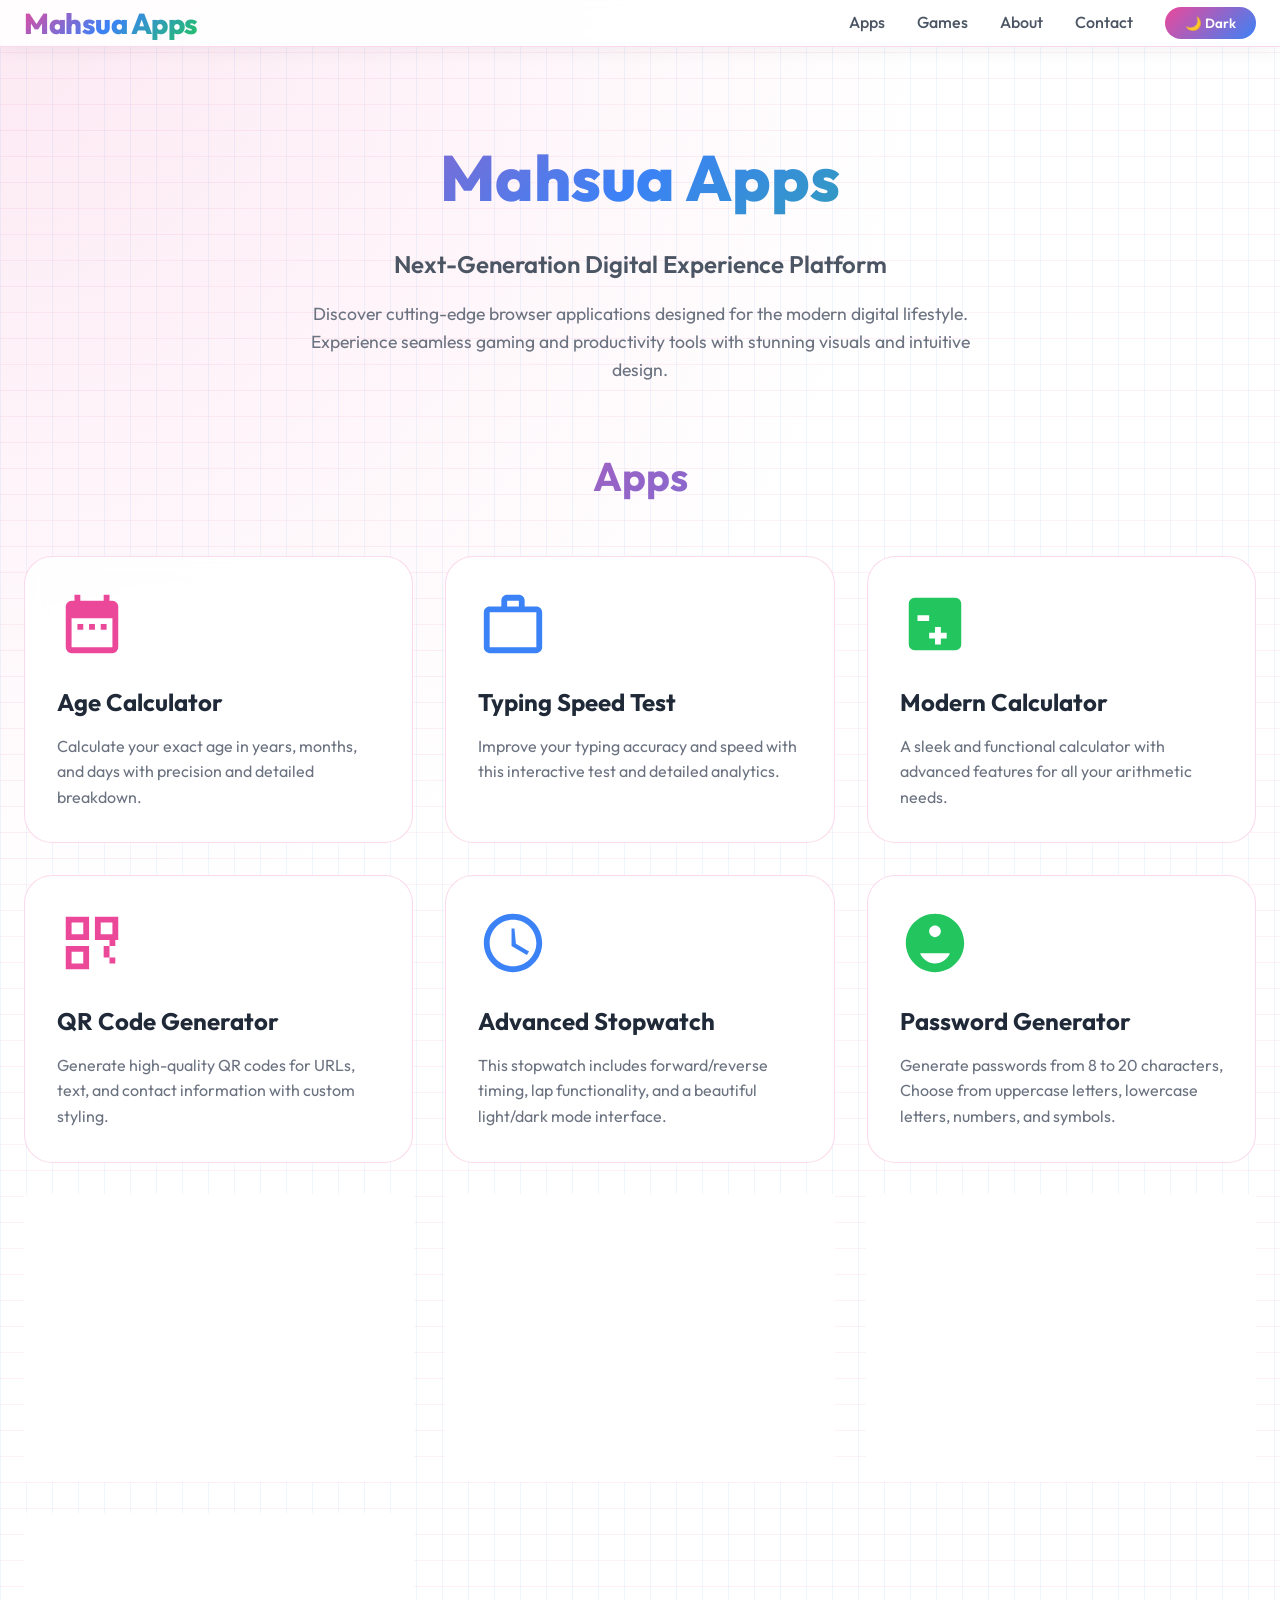
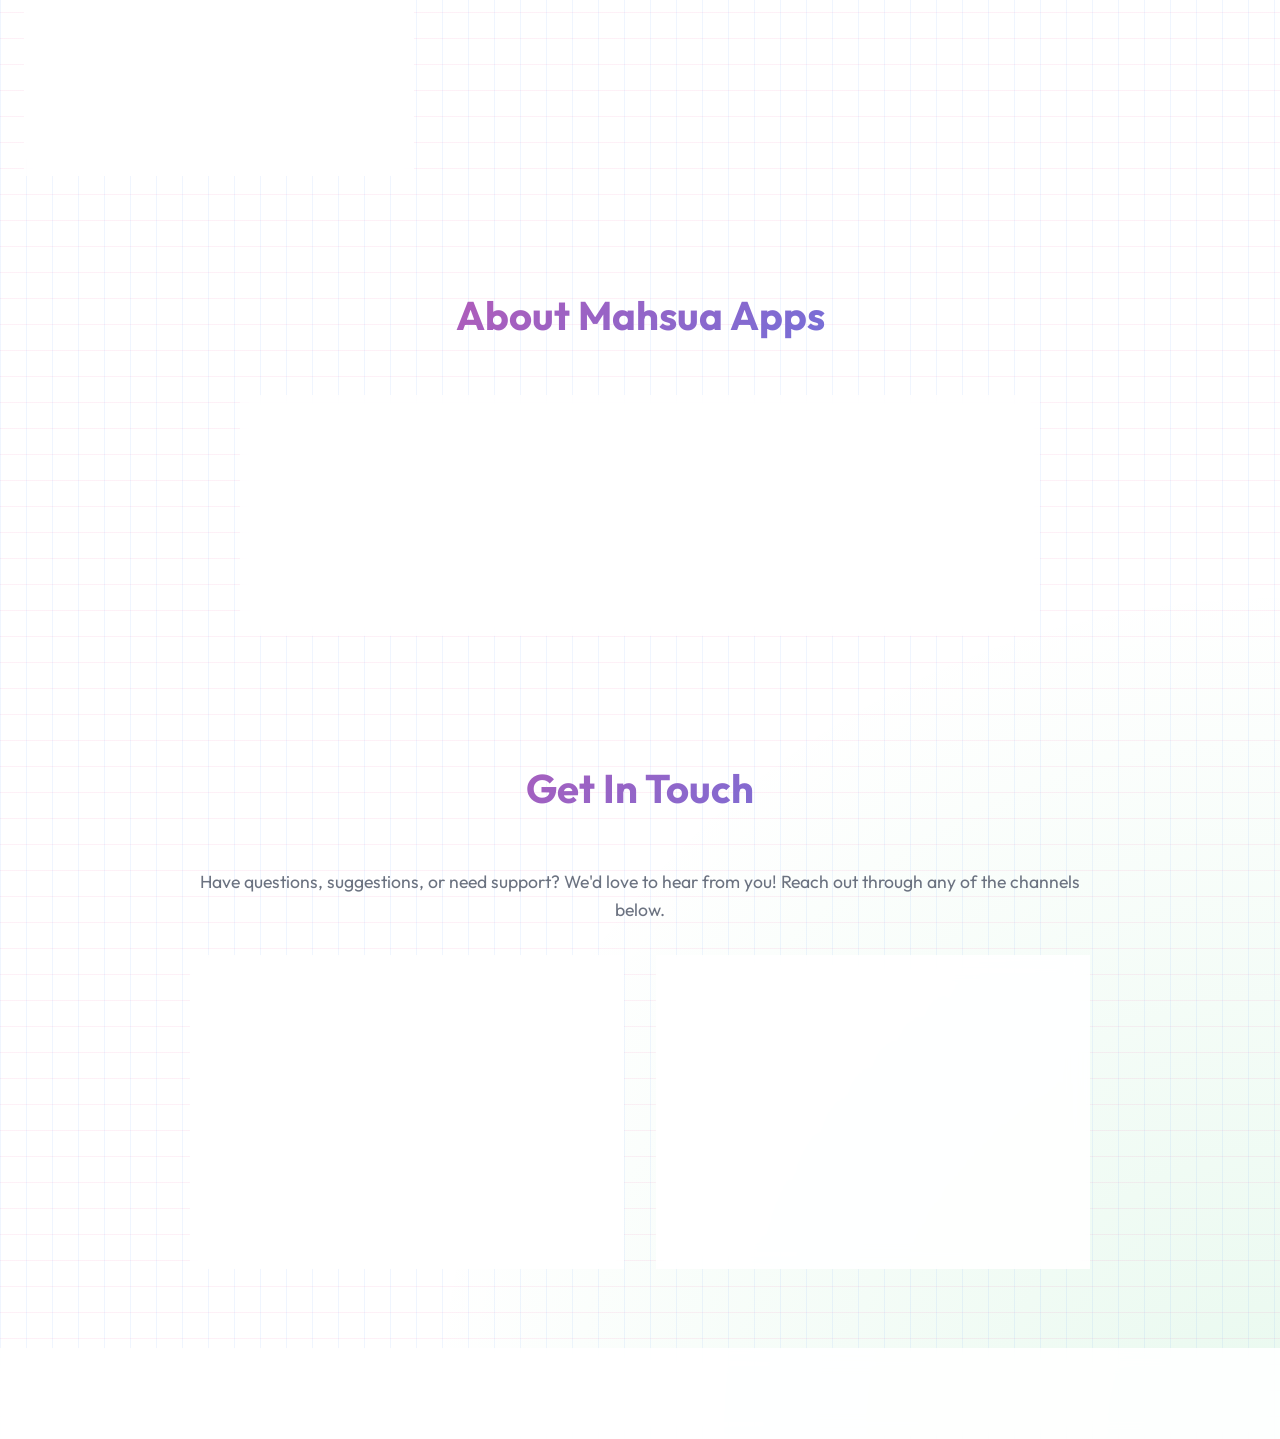
<file: index.html>
<!DOCTYPE html>
<html lang="en">
<head>
    <!-- Google Ads -->
    <script async src="https://pagead2.googlesyndication.com/pagead/js/adsbygoogle.js?client=ca-pub-9351361840615541" crossorigin="anonymous"></script>
    <meta name="google-adsense-account" content="ca-pub-9351361840615541">
    <!-- Google tag (gtag.js) -->
    <script async src="https://www.googletagmanager.com/gtag/js?id=G-T3YBTXHNJY"></script>
    <script>
        window.dataLayer = window.dataLayer || [];
        function gtag(){dataLayer.push(arguments);}
        gtag('js', new Date());
        gtag('config', 'G-T3YBTXHNJY');
    </script>
    <meta charset="UTF-8">
    <meta name="viewport" content="width=device-width, initial-scale=1.0">
    <title>Mahsua Apps - Next-Generation Digital Experience Platform</title>
    <link rel="icon" href="./favicon.png" type="image/svg+xml">
    <link href="https://fonts.googleapis.com/css2?family=Outfit:wght@400;500;600;700;800&display=swap" rel="stylesheet">
    <style>
        * {
            margin: 0;
            padding: 0;
            box-sizing: border-box;
        }

        body {
            font-family: 'Outfit', -apple-system, BlinkMacSystemFont, 'Segoe UI', sans-serif;
            background: linear-gradient(135deg, #ffe6f0 0%, #e0f3ff 50%, #e6ffe6 100%);
            color: #2d3748;
            line-height: 1.6;
            transition: all 0.3s ease;
        }

        /* Dark theme styles (keeping for compatibility) */
        body[data-theme="dark"] {
            background: linear-gradient(135deg, #1a1a2e 0%, #16213e 50%, #0f3460 100%);
            color: #e2e8f0;
        }

        body[data-theme="dark"] .card,
        body[data-theme="dark"] .contact-card,
        body[data-theme="dark"] header {
            background: rgba(15, 25, 45, 0.9);
            border-color: rgba(255, 255, 255, 0.1);
        }

        body[data-theme="dark"] .glass-grid {
            background-image: 
                linear-gradient(rgba(255, 255, 255, 0.03) 1px, transparent 1px),
                linear-gradient(90deg, rgba(255, 255, 255, 0.03) 1px, transparent 1px);
        }

        /* Light theme with glass morphism */
        .glass-grid {
            background-image:
                linear-gradient(rgba(236, 72, 153, 0.08) 1px, transparent 1px),
                linear-gradient(90deg, rgba(59, 130, 246, 0.08) 1px, transparent 1px),
                radial-gradient(circle at top left, rgba(236, 72, 153, 0.12), transparent 28%),
                radial-gradient(circle at bottom right, rgba(34, 197, 94, 0.1), transparent 26%);
            background-size: 26px 26px, 26px 26px, 100% 100%, 100% 100%;
            background-position: 0 0, 0 0, 0 0, 0 0;
        }

        .container {
            max-width: 1280px;
            margin: 0 auto;
            padding: 0 24px;
        }

        /* Header */
        header {
            position: sticky;
            top: 0;
            z-index: 1000;
            background: rgba(255, 255, 255, 0.9);
            backdrop-filter: blur(20px);
            border-bottom: 1px solid rgba(236, 72, 153, 0.2);
            box-shadow: 0 4px 20px rgba(0, 0, 0, 0.05);
        }

        body[data-theme="dark"] header {
            background: rgba(15, 25, 45, 0.9);
            border-bottom-color: rgba(255, 255, 255, 0.1);
        }

        nav {
            display: flex;
            justify-content: space-between;
            align-items: center;
            padding: 1rem 0;
            flex-wrap: wrap;
        }

        .logo {
            font-size: 1.8rem;
            font-weight: 800;
            background: linear-gradient(135deg, #ec489a, #3b82f6, #22c55e);
            -webkit-background-clip: text;
            background-clip: text;
            color: transparent;
            letter-spacing: -0.5px;
        }

        .nav-links {
            display: flex;
            gap: 2rem;
            list-style: none;
            align-items: center;
        }

        .nav-links li a {
            text-decoration: none;
            color: #4b5563;
            font-weight: 500;
            transition: all 0.3s ease;
            position: relative;
        }

        body[data-theme="dark"] .nav-links li a {
            color: #e2e8f0;
        }

        .nav-links li a:hover {
            color: #ec489a;
        }

        .theme-toggle {
            background: linear-gradient(135deg, #ec489a, #3b82f6);
            border: none;
            padding: 8px 20px;
            border-radius: 50px;
            cursor: pointer;
            font-weight: 600;
            color: white;
            transition: all 0.3s ease;
            font-family: 'Outfit', sans-serif;
        }

        .theme-toggle:hover {
            transform: scale(1.05);
            box-shadow: 0 4px 12px rgba(236, 72, 153, 0.3);
        }

        .hamburger {
            display: none;
            font-size: 28px;
            background: none;
            border: none;
            cursor: pointer;
            color: #ec489a;
        }

        /* Hero Section */
        .hero {
            padding: 80px 0 60px;
            text-align: center;
        }

        .hero h1 {
            font-size: 4rem;
            font-weight: 800;
            background: linear-gradient(135deg, #ec489a, #3b82f6, #22c55e);
            -webkit-background-clip: text;
            background-clip: text;
            color: transparent;
            margin-bottom: 1rem;
            animation: riseIn 0.7s ease-out;
        }

        .subtitle {
            font-size: 1.5rem;
            font-weight: 600;
            color: #4b5563;
            margin-bottom: 1rem;
            animation: riseIn 0.7s ease-out 0.08s both;
        }

        body[data-theme="dark"] .subtitle {
            color: #cbd5e1;
        }

        .description {
            max-width: 700px;
            margin: 0 auto;
            color: #6b7280;
            font-size: 1.1rem;
            animation: riseIn 0.7s ease-out 0.16s both;
        }

        body[data-theme="dark"] .description {
            color: #94a3b8;
        }

        /* Section Titles */
        .section-title {
            font-size: 2.5rem;
            font-weight: 700;
            text-align: center;
            margin-bottom: 3rem;
            background: linear-gradient(135deg, #ec489a, #3b82f6);
            -webkit-background-clip: text;
            background-clip: text;
            color: transparent;
        }

        /* Grid */
        .grid {
            display: grid;
            grid-template-columns: repeat(auto-fill, minmax(300px, 1fr));
            gap: 2rem;
            margin-bottom: 3rem;
        }

        /* Cards */
        .card {
            background: rgba(255, 255, 255, 0.9);
            backdrop-filter: blur(10px);
            border: 1px solid rgba(236, 72, 153, 0.2);
            border-radius: 28px;
            padding: 2rem;
            text-decoration: none;
            transition: all 0.3s ease;
            display: block;
            animation: riseIn 0.7s ease-out;
        }

        .card:hover {
            transform: translateY(-8px);
            box-shadow: 0 20px 40px rgba(0, 0, 0, 0.1);
            border-color: rgba(236, 72, 153, 0.4);
        }

        .icon-box {
            width: 70px;
            height: 70px;
            margin-bottom: 1.5rem;
            border-radius: 20px;
            background-size: contain;
            background-position: center;
            background-repeat: no-repeat;
        }

        /* Tool Icons */
        .tool.age-calculator { background-image: url('data:image/svg+xml;utf8,<svg xmlns="http://www.w3.org/2000/svg" fill="%23ec489a" viewBox="0 0 24 24"><path d="M19 4h-1V2h-2v2H8V2H6v2H5a2 2 0 0 0-2 2v14a2 2 0 0 0 2 2h14a2 2 0 0 0 2-2V6a2 2 0 0 0-2-2zm0 16H5V10h14v10zM9 12H7v2h2v-2zm4 0h-2v2h2v-2zm4 0h-2v2h2v-2z"/></svg>'); }
        .tool.typing-speed { background-image: url('data:image/svg+xml;utf8,<svg xmlns="http://www.w3.org/2000/svg" fill="%233b82f6" viewBox="0 0 24 24"><path d="M20 6h-4V4c0-1.1-.9-2-2-2h-4c-1.1 0-2 .9-2 2v2H4c-1.1 0-2 .9-2 2v12c0 1.1.9 2 2 2h16c1.1 0 2-.9 2-2V8c0-1.1-.9-2-2-2zM10 4h4v2h-4V4zm10 16H4V8h16v12z"/></svg>'); }
        .tool.modern-calculator { background-image: url('data:image/svg+xml;utf8,<svg xmlns="http://www.w3.org/2000/svg" fill="%2322c55e" viewBox="0 0 24 24"><path d="M19 3H5a2 2 0 0 0-2 2v14a2 2 0 0 0 2 2h14a2 2 0 0 0 2-2V5a2 2 0 0 0-2-2zm-3 14h-2v2h-2v-2h-2v-2h2v-2h2v2h2v2zm-6-6H6v-2h4v2zm0-4H6V7h4v2z"/></svg>'); }
        .tool.qr-code { background-image: url('data:image/svg+xml;utf8,<svg xmlns="http://www.w3.org/2000/svg" fill="%23ec489a" viewBox="0 0 24 24"><path d="M3 3h8v8H3V3zm2 2v4h4V5H5zm8-2h8v8h-8V3zm2 2v4h4V5h-4zM3 13h8v8H3v-8zm2 2v4h4v-4H5zm11-2h2v2h-2v-2zm2-2h2v2h-2v-2zm-2 4h2v2h-2v-2zm2 2h2v2h-2v-2z"/></svg>'); }
        .tool.stop-watch { background-image: url('data:image/svg+xml;utf8,<svg xmlns="http://www.w3.org/2000/svg" fill="%233b82f6" viewBox="0 0 24 24"><path d="M12 2C6.48 2 2 6.48 2 12s4.48 10 10 10 10-4.48 10-10S17.52 2 12 2zm0 18c-4.41 0-8-3.59-8-8s3.59-8 8-8 8 3.59 8 8-3.59 8-8 8zm.5-13h-1v6l5.25 3.15.75-1.23-4.5-2.67z"/></svg>'); }
        .tool.password-generator { background-image: url('data:image/svg+xml;utf8,<svg xmlns="http://www.w3.org/2000/svg" fill="%2322c55e" viewBox="0 0 24 24"><path d="M12 2C6.48 2 2 6.48 2 12s4.48 10 10 10 10-4.48 10-10S17.52 2 12 2zm0 4c1.1 0 2 .9 2 2s-.9 2-2 2-2-.9-2-2 .9-2 2-2zm0 13c-2.33 0-4.31-1.46-5.11-3.5h10.22c-.8 2.04-2.78 3.5-5.11 3.5z"/></svg>'); }
        .tool.invoice-generator { background-image: url('data:image/svg+xml;utf8,<svg xmlns="http://www.w3.org/2000/svg" fill="%23ec489a" viewBox="0 0 24 24"><path d="M20 6h-4V4c0-1.1-.9-2-2-2h-4c-1.1 0-2 .9-2 2v2H4c-1.1 0-2 .9-2 2v12c0 1.1.9 2 2 2h16c1.1 0 2-.9 2-2V8c0-1.1-.9-2-2-2zM10 4h4v2h-4V4zm10 16H4V8h16v12z"/></svg>'); }
        .tool.image-tools { background-image: url('data:image/svg+xml;utf8,<svg xmlns="http://www.w3.org/2000/svg" fill="%23ec489a" viewBox="0 0 24 24"><path d="M21 19V5c0-1.1-.9-2-2-2H5c-1.1 0-2 .9-2 2v14c0 1.1.9 2 2 2h14c1.1 0 2-.9 2-2zM8.5 13.5l2.5 3.01L14.5 12l4.5 6H5l3.5-4.5z"/></svg>'); }
        .tool.pdf-tools { background-image: url('data:image/svg+xml;utf8,<svg xmlns="http://www.w3.org/2000/svg" fill="%2322c55e" viewBox="0 0 24 24"><path d="M14 2H6c-1.1 0-2 .9-2 2v16c0 1.1.9 2 2 2h12c1.1 0 2-.9 2-2V8l-6-6zm4 18H6V4h7v5h5v11zm-9-6h6v2H9v-2zm0-4h4v2H9v-2z"/></svg>'); }
        .tool.resume-builder { background-image: url('data:image/svg+xml;utf8,<svg xmlns="http://www.w3.org/2000/svg" fill="%233b82f6" viewBox="0 0 24 24"><path d="M14 2H6c-1.1 0-1.99.9-1.99 2L4 20c0 1.1.89 2 1.99 2H18c1.1 0 2-.9 2-2V8l-6-6zm2 16H8v-2h8v2zm0-4H8v-2h8v2zm-3-5V3.5L18.5 9H13z"/></svg>'); }

        .card h3 {
            font-size: 1.5rem;
            margin-bottom: 0.75rem;
            color: #1f2937;
        }

        body[data-theme="dark"] .card h3 {
            color: #f1f5f9;
        }

        .card p {
            color: #6b7280;
            line-height: 1.6;
        }

        body[data-theme="dark"] .card p {
            color: #94a3b8;
        }

        /* About Section */
        .about {
            padding: 60px 0;
        }

        .about-content {
            max-width: 800px;
            margin: 0 auto;
            text-align: center;
            background: rgba(255, 255, 255, 0.8);
            backdrop-filter: blur(10px);
            border: 1px solid rgba(236, 72, 153, 0.2);
            border-radius: 28px;
            padding: 2.5rem;
        }

        body[data-theme="dark"] .about-content {
            background: rgba(15, 25, 45, 0.8);
        }

        .about-content p {
            font-size: 1.1rem;
            line-height: 1.8;
            color: #4b5563;
        }

        body[data-theme="dark"] .about-content p {
            color: #cbd5e1;
        }

        /* Contact Section */
        .contact {
            padding: 60px 0 80px;
        }

        .contact-content {
            max-width: 900px;
            margin: 0 auto;
        }

        .contact-info {
            text-align: center;
            margin-bottom: 2rem;
            font-size: 1.1rem;
            color: #6b7280;
        }

        body[data-theme="dark"] .contact-info {
            color: #94a3b8;
        }

        .contact-grid {
            display: grid;
            grid-template-columns: repeat(auto-fit, minmax(300px, 1fr));
            gap: 2rem;
            margin-top: 2rem;
        }

        .contact-card {
            background: rgba(255, 255, 255, 0.9);
            backdrop-filter: blur(10px);
            border: 1px solid rgba(236, 72, 153, 0.2);
            border-radius: 28px;
            padding: 2rem;
            text-align: center;
            transition: all 0.3s ease;
        }

        .contact-card:hover {
            transform: translateY(-5px);
            box-shadow: 0 20px 40px rgba(0, 0, 0, 0.1);
        }

        .contact-icon {
            font-size: 3rem;
            margin-bottom: 1rem;
        }

        .contact-card h3 {
            font-size: 1.3rem;
            margin-bottom: 0.75rem;
            color: #1f2937;
        }

        body[data-theme="dark"] .contact-card h3 {
            color: #f1f5f9;
        }

        .contact-card p {
            color: #6b7280;
            margin-bottom: 1rem;
        }

        body[data-theme="dark"] .contact-card p {
            color: #94a3b8;
        }

        .contact-link {
            display: inline-block;
            padding: 0.5rem 1rem;
            background: linear-gradient(135deg, #ec489a, #3b82f6);
            color: white;
            text-decoration: none;
            border-radius: 50px;
            font-weight: 500;
            transition: all 0.3s ease;
        }

        .contact-link:hover {
            transform: scale(1.05);
            box-shadow: 0 4px 12px rgba(236, 72, 153, 0.3);
        }

        /* Footer */
        footer {
            background: rgba(255, 255, 255, 0.9);
            backdrop-filter: blur(10px);
            border-top: 1px solid rgba(236, 72, 153, 0.2);
            padding: 2rem 0;
            text-align: center;
        }

        body[data-theme="dark"] footer {
            background: rgba(15, 25, 45, 0.9);
        }

        footer p {
            color: #6b7280;
        }

        body[data-theme="dark"] footer p {
            color: #94a3b8;
        }

        footer a {
            color: #ec489a;
            text-decoration: none;
            font-weight: 500;
        }

        /* Animations */
        @keyframes riseIn {
            from {
                opacity: 0;
                transform: translateY(20px);
            }
            to {
                opacity: 1;
                transform: translateY(0);
            }
        }

        /* Responsive */
        @media (max-width: 768px) {
            .hamburger {
                display: block;
            }

            .nav-links {
                display: none;
                width: 100%;
                flex-direction: column;
                padding: 1rem 0;
                gap: 1rem;
            }

            .nav-links.active {
                display: flex;
            }

            .hero h1 {
                font-size: 2.5rem;
            }

            .subtitle {
                font-size: 1.2rem;
            }

            .section-title {
                font-size: 2rem;
            }

            .grid {
                grid-template-columns: 1fr;
                gap: 1.5rem;
            }

            .contact-grid {
                grid-template-columns: 1fr;
            }
        }
    </style>
</head>
<body data-theme="light">
    <!-- Add glass-grid class to body for background pattern -->
    <script>
        document.body.classList.add('glass-grid');
    </script>

    <!-- Header -->
    <header>
        <nav class="container">
            <div class="logo">Mahsua Apps</div>
            <button class="hamburger" onclick="toggleMobileMenu()">☰</button>
            <ul class="nav-links" id="navMenu">
                <li><a href="#apps">Apps</a></li>
                <li><a href="https://games.mahsua.com/">Games</a></li>
                <li><a href="#about">About</a></li>
                <li><a href="#contact">Contact</a></li>
                <li><button class="theme-toggle" onclick="toggleTheme()">🌙 Dark</button></li>
            </ul>
        </nav>
    </header>

    <!-- Hero Section -->
    <section class="hero">
        <div class="container">
            <h1>Mahsua Apps</h1>
            <p class="subtitle">Next-Generation Digital Experience Platform</p>
            <p class="description">
                Discover cutting-edge browser applications designed for the modern digital lifestyle. 
                Experience seamless gaming and productivity tools with stunning visuals and intuitive design.
            </p>
        </div>
    </section>

    <!-- Tools Section -->
    <section id="apps">
        <div class="container">
            <h2 class="section-title">Apps</h2>
            <div class="grid">
                <!-- Age Calculator -->
                <a href="./age-calculator/index.html" class="card tool">
                    <div class="icon-box tool age-calculator"></div>
                    <h3>Age Calculator</h3>
                    <p>Calculate your exact age in years, months, and days with precision and detailed breakdown.</p>
                </a>

                <!-- Typing Speed Test -->
                <a href="./typing-speed-test/index.html" class="card tool">
                    <div class="icon-box tool typing-speed"></div>
                    <h3>Typing Speed Test</h3>
                    <p>Improve your typing accuracy and speed with this interactive test and detailed analytics.</p>
                </a>

                <!-- Modern Calculator -->
                <a href="./modern-calculator/index.html" class="card tool">
                    <div class="icon-box tool modern-calculator"></div>
                    <h3>Modern Calculator</h3>
                    <p>A sleek and functional calculator with advanced features for all your arithmetic needs.</p>
                </a>

                <!-- QR Code Generator -->
                <a href="./qr-code-generator/index.html" class="card tool">
                    <div class="icon-box tool qr-code"></div>
                    <h3>QR Code Generator</h3>
                    <p>Generate high-quality QR codes for URLs, text, and contact information with custom styling.</p>
                </a>

                <!-- Advanced Stopwatch -->
                <a href="./advanced-stopwatch/index.html" class="card tool">
                    <div class="icon-box tool stop-watch"></div>
                    <h3>Advanced Stopwatch</h3>
                    <p>This stopwatch includes forward/reverse timing, lap functionality, and a beautiful light/dark mode interface.</p>
                </a>

                <!-- Password Generator -->
                <a href="./password-generator/index.html" class="card tool">
                    <div class="icon-box tool password-generator"></div>
                    <h3>Password Generator</h3>
                    <p>Generate passwords from 8 to 20 characters, Choose from uppercase letters, lowercase letters, numbers, and symbols.</p>
                </a>

                <!-- Invoice Generator -->
                <a href="./invoice/index.html" class="card tool">
                    <div class="icon-box tool invoice-generator"></div>
                    <h3>Invoice Generator</h3>
                    <p>Create professional invoices quickly and easily with customizable templates and branding.</p>
                </a>

                <!-- Image Tools -->
                <a href="./image-tools/index.html" class="card tool">
                    <div class="icon-box tool image-tools"></div>
                    <h3>Image Tools</h3>
                    <p>Compress images to exact KB, resize pixels, crop, convert formats, and merge photo with signature.</p>
                </a>

                <!-- PDF Tools -->
                <a href="./pdf-tools/index.html" class="card tool">
                    <div class="icon-box tool pdf-tools"></div>
                    <h3>PDF Tools</h3>
                    <p>Convert PDF to images, images to PDF, merge, split, rotate, and extract text privately in your browser.</p>
                </a>

                <!-- Resume Builder -->
                <a href="./resume-builder/index.html" class="card tool">
                    <div class="icon-box tool resume-builder"></div>
                    <h3>Resume Builder</h3>
                    <p>Create professional resumes effortlessly with modern templates and real-time preview.</p>
                </a>
            </div>
        </div>
    </section>

    <!-- About Section -->
    <section id="about" class="about">
        <div class="container">
            <h2 class="section-title">About Mahsua Apps</h2>
            <div class="about-content">
                <p>Mahsua Apps represents the future of digital experiences - a dynamic and evolving platform dedicated to creating open-source, browser-friendly applications that support learning, productivity, and skill development. Built with accessibility, simplicity, and inclusivity at its core, we empower users by providing cutting-edge digital tools that require no installations, work seamlessly across all modern devices, and are completely free to use.</p>
            </div>
        </div>
    </section>

    <!-- Contact Section -->
    <section id="contact" class="contact">
        <div class="container">
            <h2 class="section-title">Get In Touch</h2>
            <div class="contact-content">
                <p class="contact-info">Have questions, suggestions, or need support? We'd love to hear from you! Reach out through any of the channels below.</p>
                
                <div class="contact-grid">
                    <!-- Email Card -->
                    <div class="contact-card email">
                        <div class="contact-icon">📧</div>
                        <h3>Email Support</h3>
                        <p>Get in touch for support, feedback, or collaboration opportunities.</p>
                        <a href="mailto:games@mahsua.com" class="contact-link">games@mahsua.com</a>
                    </div>

                    <!-- WhatsApp Card -->
                    <div class="contact-card whatsapp">
                        <div class="contact-icon">💬</div>
                        <h3>WhatsApp Chat</h3>
                        <p>Quick support and instant responses for urgent queries.</p>
                        <a href="https://wa.me/919752107808" class="contact-link" target="_blank">+91 9752107808</a>
                    </div>
                </div>
            </div>
        </div>
    </section>

    <!-- Footer -->
    <footer>
        <div class="container">
            <p>Made With ❤️ INDIA ~ Designed by <a href="https://proshivamkushwaha.mahsua.com">SHIVAM KUSHWAHA</a></p>
        </div>
    </footer>

    <script>
        // Theme Toggle Functionality
        function toggleTheme() {
            const body = document.body;
            const currentTheme = body.getAttribute('data-theme');
            const newTheme = currentTheme === 'dark' ? 'light' : 'dark';
            body.setAttribute('data-theme', newTheme);
            
            const themeToggle = document.querySelector('.theme-toggle');
            if (newTheme === 'dark') {
                themeToggle.innerHTML = '☀️ Light';
            } else {
                themeToggle.innerHTML = '🌙 Dark';
            }
            
            localStorage.setItem('theme', newTheme);
        }

        // Load saved theme
        const savedTheme = localStorage.getItem('theme') || 'light';
        document.body.setAttribute('data-theme', savedTheme);
        const themeToggle = document.querySelector('.theme-toggle');
        if (savedTheme === 'dark') {
            themeToggle.innerHTML = '☀️ Light';
        } else {
            themeToggle.innerHTML = '🌙 Dark';
        }

        // Mobile Menu Toggle
        function toggleMobileMenu() {
            const navMenu = document.getElementById('navMenu');
            navMenu.classList.toggle('active');
        }

        // Smooth scrolling for anchor links
        document.querySelectorAll('a[href^="#"]').forEach(anchor => {
            anchor.addEventListener('click', function (e) {
                e.preventDefault();
                const target = document.querySelector(this.getAttribute('href'));
                if (target) {
                    target.scrollIntoView({
                        behavior: 'smooth',
                        block: 'start'
                    });
                    // Close mobile menu if open
                    const navMenu = document.getElementById('navMenu');
                    navMenu.classList.remove('active');
                }
            });
        });
    </script>
</body>
</html>
</file>
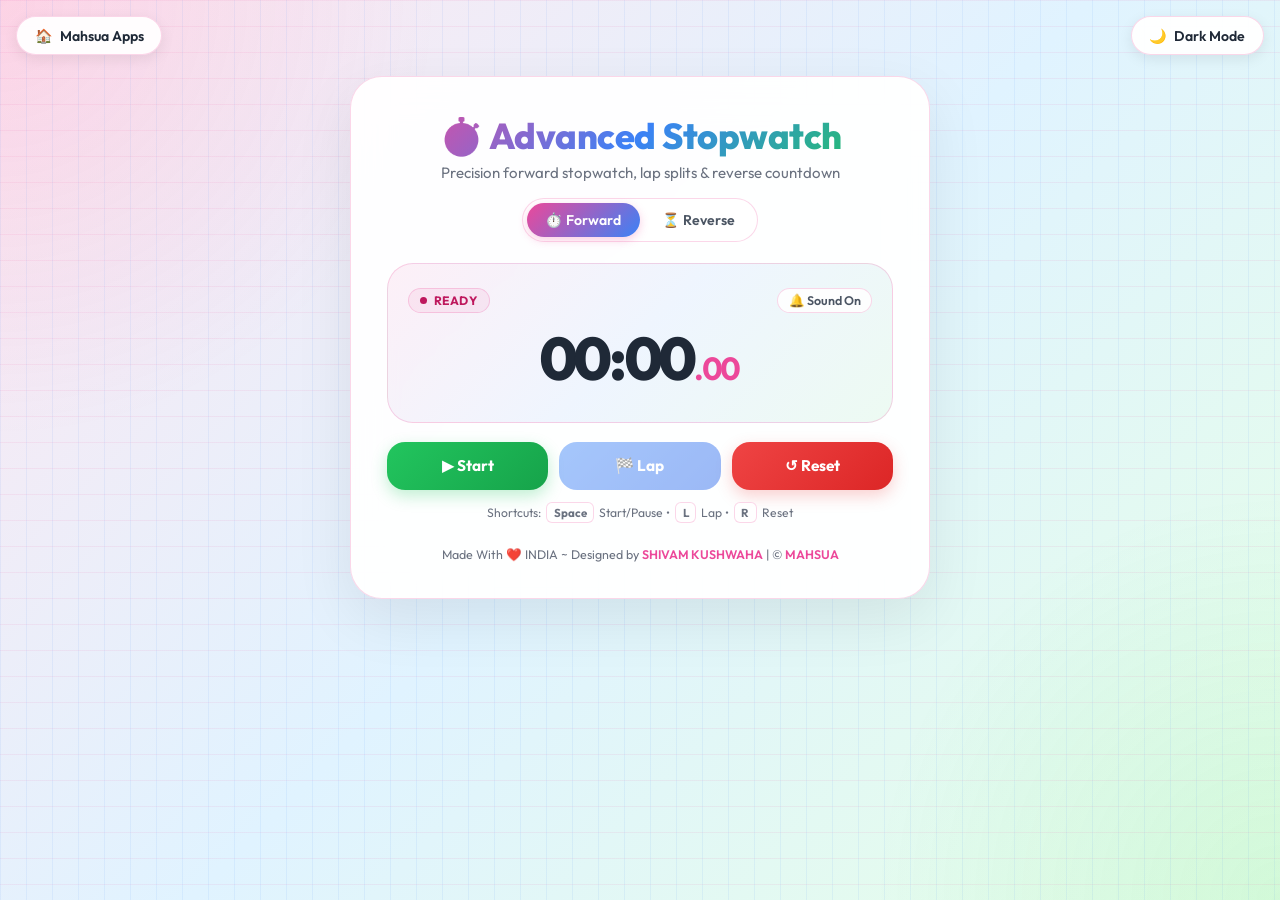
<file: advanced-stopwatch/index.html>
<!DOCTYPE html>
<html lang="en">
<head>
    <meta charset="UTF-8">
    <meta name="viewport" content="width=device-width, initial-scale=1.0">
    <title>Advanced Stopwatch - Mahsua Apps</title>
    <link rel="icon" href="../favicon.png" type="image/png">
    <link href="https://fonts.googleapis.com/css2?family=Outfit:wght@400;500;600;700;800&display=swap" rel="stylesheet">
    <!-- Google Ads -->
    <script async src="https://pagead2.googlesyndication.com/pagead/js/adsbygoogle.js?client=ca-pub-9351361840615541" crossorigin="anonymous"></script>
    <meta name="google-adsense-account" content="ca-pub-9351361840615541">
    <!-- Google tag (gtag.js) -->
    <script async src="https://www.googletagmanager.com/gtag/js?id=G-T3YBTXHNJY"></script>
    <script>
        window.dataLayer = window.dataLayer || [];
        function gtag(){dataLayer.push(arguments);}
        gtag('js', new Date());
        gtag('config', 'G-T3YBTXHNJY');
    </script>
    <style>
        * {
            margin: 0;
            padding: 0;
            box-sizing: border-box;
        }

        :root {
            /* Light Mode - Pink, Blue, Green Theme */
            --bg-gradient-start: #ffe6f0;
            --bg-gradient-middle: #e0f3ff;
            --bg-gradient-end: #e6ffe6;
            --container-bg: rgba(255, 255, 255, 0.94);
            --card-bg: rgba(255, 255, 255, 0.85);
            --text-color: #1f2937;
            --label-color: #4b5563;
            --muted-color: #6b7280;
            --input-bg: rgba(255, 255, 255, 0.96);
            --input-border: rgba(236, 72, 153, 0.28);
            --input-focus-border: #ec489a;
            --button-bg: linear-gradient(135deg, #ec489a, #3b82f6);
            --button-hover-bg: linear-gradient(135deg, #db2777, #2563eb);
            --button-green-bg: linear-gradient(135deg, #22c55e, #16a34a);
            --button-amber-bg: linear-gradient(135deg, #f59e0b, #d97706);
            --button-blue-bg: linear-gradient(135deg, #3b82f6, #2563eb);
            --button-red-bg: linear-gradient(135deg, #ef4444, #dc2626);
            --button-shadow: rgba(236, 72, 153, 0.28);
            --result-border: rgba(236, 72, 153, 0.2);
            --result-item-bg: rgba(255, 255, 255, 0.82);
            --chip-bg: rgba(236, 72, 153, 0.08);
            --chip-border: rgba(236, 72, 153, 0.22);
            --chip-text: #be185d;
            --glass-border: rgba(236, 72, 153, 0.22);
            --message-box-bg: #fff3e0;
            --message-box-text: #e67e22;
            --message-box-border: #ffd7a8;
            --message-box-error-bg: #fee2e2;
            --message-box-error-text: #dc2626;
            --message-box-error-border: #fecaca;
        }

        [data-mode="dark"] {
            --bg-gradient-start: #1a1a2e;
            --bg-gradient-middle: #16213e;
            --bg-gradient-end: #0f3460;
            --container-bg: rgba(20, 30, 48, 0.94);
            --card-bg: rgba(30, 41, 59, 0.85);
            --text-color: #f1f5f9;
            --label-color: #cbd5e1;
            --muted-color: #94a3b8;
            --input-bg: rgba(15, 23, 42, 0.85);
            --input-border: rgba(236, 72, 153, 0.35);
            --result-border: rgba(236, 72, 153, 0.25);
            --result-item-bg: rgba(30, 41, 59, 0.85);
            --chip-bg: rgba(236, 72, 153, 0.16);
            --chip-border: rgba(236, 72, 153, 0.35);
            --chip-text: #f9a8d4;
            --glass-border: rgba(236, 72, 153, 0.25);
            --message-box-bg: #4a3200;
            --message-box-text: #fcd34d;
            --message-box-border: #d97706;
            --message-box-error-bg: #631717;
            --message-box-error-text: #fca5a5;
            --message-box-error-border: #ef4444;
        }

        body {
            font-family: 'Outfit', -apple-system, BlinkMacSystemFont, 'Segoe UI', sans-serif;
            background: linear-gradient(135deg, var(--bg-gradient-start) 0%, var(--bg-gradient-middle) 50%, var(--bg-gradient-end) 100%);
            color: var(--text-color);
            display: flex;
            flex-direction: column;
            align-items: center;
            min-height: 100vh;
            margin: 0;
            padding: 76px 16px 32px;
            transition: background 0.3s ease, color 0.3s ease;
            position: relative;
        }

        body::before {
            content: '';
            position: fixed;
            inset: 0;
            pointer-events: none;
            background-image:
                linear-gradient(rgba(236, 72, 153, 0.08) 1px, transparent 1px),
                linear-gradient(90deg, rgba(59, 130, 246, 0.08) 1px, transparent 1px),
                radial-gradient(circle at top left, rgba(236, 72, 153, 0.12), transparent 28%),
                radial-gradient(circle at bottom right, rgba(34, 197, 94, 0.1), transparent 26%);
            background-size: 26px 26px, 26px 26px, 100% 100%, 100% 100%;
            z-index: 0;
        }

        .top-bar {
            position: fixed;
            top: 16px;
            left: 16px;
            right: 16px;
            display: flex;
            justify-content: space-between;
            align-items: center;
            z-index: 100;
            pointer-events: none;
        }

        .top-pill-btn {
            pointer-events: auto;
            padding: 0.6rem 1.1rem;
            background: var(--container-bg);
            backdrop-filter: blur(20px);
            color: var(--text-color);
            border: 1px solid var(--glass-border);
            border-radius: 50px;
            font-size: 0.88rem;
            font-weight: 600;
            cursor: pointer;
            text-decoration: none;
            transition: all 0.25s ease;
            box-shadow: 0 4px 14px rgba(0, 0, 0, 0.08);
            display: inline-flex;
            align-items: center;
            gap: 0.45rem;
            font-family: 'Outfit', sans-serif;
        }

        .top-pill-btn:hover {
            transform: translateY(-2px);
            box-shadow: 0 6px 18px rgba(236, 72, 153, 0.2);
        }

        .container {
            background-color: var(--container-bg);
            backdrop-filter: blur(20px);
            padding: 2.25rem;
            border-radius: 32px;
            box-shadow: 0 20px 60px rgba(0, 0, 0, 0.08), inset 0 1px 0 rgba(255, 255, 255, 0.5);
            width: 100%;
            max-width: 580px;
            border: 1px solid var(--glass-border);
            position: relative;
            z-index: 1;
            animation: riseIn 0.6s ease-out;
        }

        @keyframes riseIn {
            from { opacity: 0; transform: translateY(18px); }
            to { opacity: 1; transform: translateY(0); }
        }

        .header-row {
            text-align: center;
            margin-bottom: 1.35rem;
        }

        h1 {
            background: linear-gradient(135deg, #ec489a, #3b82f6, #22c55e);
            -webkit-background-clip: text;
            background-clip: text;
            color: transparent;
            font-size: 2.25rem;
            font-weight: 800;
            letter-spacing: -0.5px;
            margin-bottom: 0.3rem;
        }

        .subtitle {
            color: var(--muted-color);
            font-size: 0.94rem;
            margin-bottom: 1rem;
        }

        /* Mode Switcher */
        .mode-tabs {
            display: inline-flex;
            gap: 4px;
            padding: 4px;
            background: var(--result-item-bg);
            border: 1px solid var(--glass-border);
            border-radius: 50px;
        }

        .mode-tab-btn {
            padding: 0.5rem 1.15rem;
            font-size: 0.88rem;
            font-weight: 600;
            border-radius: 50px;
            background: transparent;
            color: var(--label-color);
            border: none;
            cursor: pointer;
            transition: all 0.25s ease;
            font-family: 'Outfit', sans-serif;
        }

        .mode-tab-btn.active {
            background: var(--button-bg);
            color: #ffffff;
            box-shadow: 0 3px 10px var(--button-shadow);
        }

        /* Timer Display Card */
        .timer-card {
            background: linear-gradient(135deg, rgba(236, 72, 153, 0.08), rgba(59, 130, 246, 0.08), rgba(34, 197, 94, 0.08));
            border: 1px solid var(--glass-border);
            border-radius: 26px;
            padding: 1.5rem 1.25rem;
            text-align: center;
            margin-bottom: 1.15rem;
            position: relative;
            overflow: hidden;
        }

        .status-row {
            display: flex;
            justify-content: space-between;
            align-items: center;
            margin-bottom: 0.65rem;
        }

        .status-badge {
            display: inline-flex;
            align-items: center;
            gap: 0.4rem;
            font-size: 0.76rem;
            font-weight: 700;
            letter-spacing: 0.6px;
            text-transform: uppercase;
            padding: 0.25rem 0.7rem;
            border-radius: 50px;
            background: var(--chip-bg);
            color: var(--chip-text);
            border: 1px solid var(--chip-border);
        }

        .status-badge.running {
            background: rgba(34, 197, 94, 0.14);
            color: #16a34a;
            border-color: rgba(34, 197, 94, 0.35);
        }

        .status-badge.paused {
            background: rgba(245, 158, 11, 0.14);
            color: #d97706;
            border-color: rgba(245, 158, 11, 0.35);
        }

        .status-dot {
            width: 7px;
            height: 7px;
            border-radius: 50%;
            background: currentColor;
        }

        .status-badge.running .status-dot {
            animation: pulseDot 1.2s infinite;
        }

        @keyframes pulseDot {
            0%, 100% { opacity: 1; transform: scale(1); }
            50% { opacity: 0.4; transform: scale(0.75); }
        }

        .sound-toggle {
            background: var(--card-bg);
            border: 1px solid var(--glass-border);
            color: var(--label-color);
            border-radius: 50px;
            padding: 0.25rem 0.65rem;
            font-size: 0.78rem;
            font-weight: 600;
            cursor: pointer;
            font-family: 'Outfit', sans-serif;
            transition: all 0.2s ease;
        }

        .sound-toggle:hover {
            border-color: var(--input-focus-border);
        }

        .timer-display {
            font-size: 3.75rem;
            font-weight: 800;
            font-variant-numeric: tabular-nums;
            letter-spacing: -1px;
            color: var(--text-color);
            line-height: 1.15;
            margin: 0.35rem 0;
        }

        .timer-ms {
            font-size: 2rem;
            font-weight: 700;
            color: #ec489a;
        }

        .progress-track {
            width: 100%;
            height: 6px;
            background: rgba(148, 163, 184, 0.2);
            border-radius: 50px;
            margin-top: 0.9rem;
            overflow: hidden;
        }

        .progress-fill {
            height: 100%;
            width: 100%;
            background: var(--button-bg);
            border-radius: 50px;
            transition: width 0.1s linear;
        }

        /* Reverse Countdown Setup Card */
        .reverse-setup-card {
            background: var(--card-bg);
            border: 1px solid var(--glass-border);
            border-radius: 22px;
            padding: 1.1rem;
            margin-bottom: 1.15rem;
            animation: riseIn 0.25s ease-out;
        }

        .reverse-inputs-row {
            display: grid;
            grid-template-columns: repeat(3, 1fr) auto;
            gap: 0.6rem;
            align-items: end;
        }

        .field-box label {
            display: block;
            font-size: 0.74rem;
            font-weight: 600;
            color: var(--muted-color);
            margin-bottom: 0.28rem;
            text-align: center;
        }

        .time-input {
            width: 100%;
            padding: 0.7rem 0.5rem;
            border: 1.5px solid var(--input-border);
            border-radius: 14px;
            font-size: 1.1rem;
            font-weight: 700;
            color: var(--text-color);
            background: var(--input-bg);
            text-align: center;
            font-family: 'Outfit', sans-serif;
            font-variant-numeric: tabular-nums;
        }

        .time-input:focus {
            outline: none;
            border-color: var(--input-focus-border);
            box-shadow: 0 0 0 3px rgba(236, 72, 153, 0.18);
        }

        .set-btn {
            padding: 0.74rem 1.1rem;
            border-radius: 14px;
            border: none;
            background: var(--button-bg);
            color: white;
            font-weight: 700;
            font-size: 0.9rem;
            cursor: pointer;
            font-family: 'Outfit', sans-serif;
            transition: all 0.2s ease;
        }

        .set-btn:hover {
            transform: translateY(-1px);
            box-shadow: 0 4px 12px var(--button-shadow);
        }

        .preset-chips {
            display: flex;
            flex-wrap: wrap;
            gap: 0.4rem;
            margin-top: 0.75rem;
            align-items: center;
            justify-content: center;
        }

        .chip-btn {
            padding: 0.3rem 0.7rem;
            font-size: 0.76rem;
            font-weight: 600;
            border-radius: 50px;
            background: var(--chip-bg);
            border: 1px solid var(--chip-border);
            color: var(--chip-text);
            cursor: pointer;
            font-family: 'Outfit', sans-serif;
            transition: all 0.2s ease;
        }

        .chip-btn:hover {
            background: var(--button-bg);
            color: #ffffff;
            border-color: transparent;
        }

        /* Controls */
        .controls {
            display: grid;
            grid-template-columns: repeat(3, 1fr);
            gap: 0.7rem;
            margin-bottom: 0.8rem;
        }

        .btn {
            padding: 0.9rem 1rem;
            border: none;
            border-radius: 18px;
            font-size: 0.96rem;
            font-weight: 700;
            cursor: pointer;
            color: #ffffff;
            font-family: 'Outfit', sans-serif;
            transition: all 0.2s ease;
            display: inline-flex;
            align-items: center;
            justify-content: center;
            gap: 0.4rem;
        }

        .btn:disabled {
            opacity: 0.45;
            cursor: not-allowed;
            transform: none !important;
            box-shadow: none !important;
        }

        .btn:not(:disabled):hover {
            transform: translateY(-2px);
        }

        .btn-start {
            background: var(--button-green-bg);
            box-shadow: 0 6px 16px rgba(34, 197, 94, 0.28);
        }

        .btn-pause {
            background: var(--button-amber-bg);
            box-shadow: 0 6px 16px rgba(245, 158, 11, 0.28);
        }

        .btn-lap {
            background: var(--button-blue-bg);
            box-shadow: 0 6px 16px rgba(59, 130, 246, 0.28);
        }

        .btn-reset {
            background: var(--button-red-bg);
            box-shadow: 0 6px 16px rgba(239, 68, 68, 0.25);
        }

        .shortcut-hint {
            text-align: center;
            font-size: 0.76rem;
            color: var(--muted-color);
            margin-bottom: 1.25rem;
        }

        .kbd {
            display: inline-block;
            padding: 0.1rem 0.4rem;
            border-radius: 6px;
            border: 1px solid var(--glass-border);
            background: var(--card-bg);
            font-weight: 700;
            font-size: 0.72rem;
            margin: 0 2px;
        }

        /* Laps Section */
        .lap-section {
            border-top: 1px solid var(--result-border);
            padding-top: 1.1rem;
        }

        .lap-header {
            display: flex;
            justify-content: space-between;
            align-items: center;
            margin-bottom: 0.75rem;
            gap: 0.5rem;
            flex-wrap: wrap;
        }

        .lap-header h3 {
            font-size: 1rem;
            font-weight: 700;
            color: var(--label-color);
        }

        .lap-actions {
            display: flex;
            gap: 0.45rem;
        }

        .mini-btn {
            padding: 0.35rem 0.75rem;
            border-radius: 50px;
            border: 1px solid var(--glass-border);
            background: var(--card-bg);
            color: var(--label-color);
            font-size: 0.78rem;
            font-weight: 600;
            cursor: pointer;
            font-family: 'Outfit', sans-serif;
            transition: all 0.2s ease;
        }

        .mini-btn:hover {
            border-color: var(--input-focus-border);
            color: #ec489a;
        }

        .lap-list {
            display: flex;
            flex-direction: column;
            gap: 0.5rem;
            max-height: 270px;
            overflow-y: auto;
            padding-right: 2px;
        }

        .lap-item {
            background: var(--result-item-bg);
            border: 1px solid var(--result-border);
            border-radius: 16px;
            padding: 0.7rem 1rem;
            display: grid;
            grid-template-columns: auto 1fr auto;
            align-items: center;
            gap: 0.75rem;
            font-variant-numeric: tabular-nums;
            animation: riseIn 0.25s ease-out;
        }

        .lap-num {
            font-weight: 700;
            font-size: 0.88rem;
            color: var(--label-color);
            display: flex;
            align-items: center;
            gap: 0.4rem;
        }

        .lap-tag {
            font-size: 0.68rem;
            font-weight: 700;
            padding: 0.12rem 0.45rem;
            border-radius: 50px;
            text-transform: uppercase;
        }

        .lap-tag.fastest {
            background: rgba(34, 197, 94, 0.15);
            color: #16a34a;
        }

        .lap-tag.slowest {
            background: rgba(236, 72, 153, 0.15);
            color: #db2777;
        }

        .lap-split {
            text-align: center;
            font-size: 0.84rem;
            color: var(--muted-color);
            font-weight: 600;
        }

        .lap-total {
            text-align: right;
            font-size: 0.98rem;
            font-weight: 700;
            color: var(--text-color);
        }

        .copyright {
            margin-top: 1.5rem;
            font-size: 0.78rem;
            text-align: center;
            color: var(--muted-color);
        }

        .copyright a {
            color: #ec489a;
            text-decoration: none;
            font-weight: 600;
        }

        .message-box {
            position: fixed;
            top: 20px;
            left: 50%;
            transform: translateX(-50%);
            background-color: var(--message-box-bg);
            color: var(--message-box-text);
            padding: 0.8rem 1.35rem;
            border-radius: 50px;
            box-shadow: 0 6px 18px rgba(0, 0, 0, 0.15);
            z-index: 1000;
            opacity: 0;
            visibility: hidden;
            transition: all 0.3s ease;
            border: 1px solid var(--message-box-border);
            font-weight: 600;
            font-size: 0.88rem;
        }

        .message-box.show {
            opacity: 1;
            visibility: visible;
        }

        .message-box.error {
            background-color: var(--message-box-error-bg);
            color: var(--message-box-error-text);
            border-color: var(--message-box-error-border);
        }

        .hidden {
            display: none !important;
        }

        @media (max-width: 600px) {
            body {
                padding: 68px 12px 24px;
            }

            .container {
                padding: 1.35rem;
                border-radius: 24px;
            }

            h1 {
                font-size: 1.85rem;
            }

            .timer-display {
                font-size: 2.75rem;
            }

            .timer-ms {
                font-size: 1.5rem;
            }

            .reverse-inputs-row {
                grid-template-columns: repeat(3, 1fr);
            }

            .set-btn {
                grid-column: span 3;
            }

            .shortcut-hint {
                display: none;
            }
        }
    </style>
</head>
<body>
    <div class="top-bar">
        <a href="https://apps.mahsua.com/" class="top-pill-btn">
            <span>🏠</span> <span>Mahsua Apps</span>
        </a>
        <button id="modeToggleBtn" class="top-pill-btn" onclick="toggleDarkMode()">
            <span id="modeIcon">🌙</span> <span id="modeText">Dark Mode</span>
        </button>
    </div>

    <div class="container">
        <div class="header-row">
            <h1>⏱️ Advanced Stopwatch</h1>
            <p class="subtitle">Precision forward stopwatch, lap splits &amp; reverse countdown</p>

            <div class="mode-tabs">
                <button type="button" class="mode-tab-btn active" id="forwardTabBtn" onclick="switchMode('forward')">⏱️ Forward</button>
                <button type="button" class="mode-tab-btn" id="reverseTabBtn" onclick="switchMode('reverse')">⏳ Reverse</button>
            </div>
        </div>

        <!-- Timer Display Card -->
        <div class="timer-card">
            <div class="status-row">
                <span class="status-badge" id="statusBadge">
                    <span class="status-dot"></span>
                    <span id="statusText">Ready</span>
                </span>
                <button type="button" class="sound-toggle" id="soundToggleBtn" onclick="toggleSound()">🔔 Sound On</button>
            </div>

            <div class="timer-display" id="timerDisplay">00:00<span class="timer-ms">.00</span></div>

            <div class="progress-track hidden" id="progressTrack">
                <div class="progress-fill" id="progressFill"></div>
            </div>
        </div>

        <!-- Reverse Mode Setup -->
        <div class="reverse-setup-card hidden" id="reverseSetupCard">
            <div class="reverse-inputs-row">
                <div class="field-box">
                    <label for="hoursInput">Hours</label>
                    <input type="number" class="time-input" id="hoursInput" min="0" max="23" placeholder="00">
                </div>
                <div class="field-box">
                    <label for="minutesInput">Minutes</label>
                    <input type="number" class="time-input" id="minutesInput" min="0" max="59" placeholder="00">
                </div>
                <div class="field-box">
                    <label for="secondsInput">Seconds</label>
                    <input type="number" class="time-input" id="secondsInput" min="0" max="59" placeholder="00">
                </div>
                <button type="button" class="set-btn" onclick="applyReverseInputs()">Set</button>
            </div>
            <div class="preset-chips">
                <button type="button" class="chip-btn" onclick="setReversePreset(0, 1, 0)">1 min</button>
                <button type="button" class="chip-btn" onclick="setReversePreset(0, 3, 0)">3 min</button>
                <button type="button" class="chip-btn" onclick="setReversePreset(0, 5, 0)">5 min</button>
                <button type="button" class="chip-btn" onclick="setReversePreset(0, 10, 0)">10 min</button>
                <button type="button" class="chip-btn" onclick="setReversePreset(0, 15, 0)">15 min</button>
                <button type="button" class="chip-btn" onclick="setReversePreset(0, 30, 0)">30 min</button>
            </div>
        </div>

        <!-- Controls -->
        <div class="controls">
            <button type="button" class="btn btn-start" id="startPauseBtn" onclick="toggleStartPause()">▶ Start</button>
            <button type="button" class="btn btn-lap" id="lapBtn" onclick="addLap()" disabled>🏁 Lap</button>
            <button type="button" class="btn btn-reset" id="resetBtn" onclick="resetTimer()">↺ Reset</button>
        </div>

        <p class="shortcut-hint">
            Shortcuts: <span class="kbd">Space</span> Start/Pause • <span class="kbd">L</span> Lap • <span class="kbd">R</span> Reset
        </p>

        <!-- Lap Times -->
        <div class="lap-section hidden" id="lapSection">
            <div class="lap-header">
                <h3>🏁 Lap Times (<span id="lapCount">0</span>)</h3>
                <div class="lap-actions">
                    <button type="button" class="mini-btn" onclick="copyLaps()">📋 Copy</button>
                    <button type="button" class="mini-btn" onclick="exportLapsCsv()">⬇ CSV</button>
                    <button type="button" class="mini-btn" onclick="clearLaps()">🗑 Clear</button>
                </div>
            </div>
            <div class="lap-list" id="lapList"></div>
        </div>

        <div class="copyright">
            Made With ❤️ INDIA ~ Designed by <a href="https://proshivamkushwaha.mahsua.com" target="_blank">SHIVAM KUSHWAHA</a> | © <a href="https://www.mahsua.com" target="_blank">MAHSUA</a>
        </div>
    </div>

    <div id="messageBox" class="message-box"></div>

    <script>
        let startTime = 0;
        let elapsedTime = 0;
        let timerInterval = null;
        let isRunning = false;
        let mode = 'forward'; // 'forward' | 'reverse'
        let reverseDurationMs = 0;
        let soundEnabled = true;
        let laps = []; // { index, totalMs, splitMs }
        let lastLapTotalMs = 0;

        const timerDisplay = document.getElementById('timerDisplay');
        const statusBadge = document.getElementById('statusBadge');
        const statusText = document.getElementById('statusText');
        const startPauseBtn = document.getElementById('startPauseBtn');
        const lapBtn = document.getElementById('lapBtn');
        const progressTrack = document.getElementById('progressTrack');
        const progressFill = document.getElementById('progressFill');
        const reverseSetupCard = document.getElementById('reverseSetupCard');
        const hoursInput = document.getElementById('hoursInput');
        const minutesInput = document.getElementById('minutesInput');
        const secondsInput = document.getElementById('secondsInput');
        const lapSection = document.getElementById('lapSection');
        const lapList = document.getElementById('lapList');
        const lapCount = document.getElementById('lapCount');
        const soundToggleBtn = document.getElementById('soundToggleBtn');
        const modeIcon = document.getElementById('modeIcon');
        const modeText = document.getElementById('modeText');
        const messageBox = document.getElementById('messageBox');

        let currentTheme = localStorage.getItem('displayMode') || 'light';

        function applyTheme(theme) {
            currentTheme = theme;
            document.body.setAttribute('data-mode', theme);
            localStorage.setItem('displayMode', theme);
            modeIcon.textContent = theme === 'dark' ? '☀️' : '🌙';
            modeText.textContent = theme === 'dark' ? 'Light Mode' : 'Dark Mode';
        }

        function toggleDarkMode() {
            applyTheme(currentTheme === 'light' ? 'dark' : 'light');
        }

        function toggleSound() {
            soundEnabled = !soundEnabled;
            soundToggleBtn.textContent = soundEnabled ? '🔔 Sound On' : '🔕 Muted';
        }

        function playBeep() {
            if (!soundEnabled) return;
            try {
                const ctx = new (window.AudioContext || window.webkitAudioContext)();
                [0, 0.22, 0.44].forEach(offset => {
                    const osc = ctx.createOscillator();
                    const gain = ctx.createGain();
                    osc.type = 'sine';
                    osc.frequency.setValueAtTime(880, ctx.currentTime + offset);
                    gain.gain.setValueAtTime(0.18, ctx.currentTime + offset);
                    gain.gain.exponentialRampToValueAtTime(0.001, ctx.currentTime + offset + 0.18);
                    osc.connect(gain);
                    gain.connect(ctx.destination);
                    osc.start(ctx.currentTime + offset);
                    osc.stop(ctx.currentTime + offset + 0.18);
                });
            } catch {
                // Ignore audio context restrictions
            }
        }

        function formatParts(ms) {
            const safeMs = Math.max(0, ms);
            const totalSeconds = Math.floor(safeMs / 1000);
            const hours = Math.floor(totalSeconds / 3600);
            const minutes = Math.floor((totalSeconds % 3600) / 60);
            const seconds = totalSeconds % 60;
            const centis = Math.floor((safeMs % 1000) / 10);

            const mm = String(minutes).padStart(2, '0');
            const ss = String(seconds).padStart(2, '0');
            const cc = String(centis).padStart(2, '0');
            const main = hours > 0 ? `${String(hours).padStart(2, '0')}:${mm}:${ss}` : `${mm}:${ss}`;
            return { main, cc, text: `${main}.${cc}` };
        }

        function updateDisplay() {
            if (mode === 'reverse') {
                const remaining = Math.max(0, reverseDurationMs - elapsedTime);
                const parts = formatParts(remaining);
                timerDisplay.innerHTML = `${parts.main}<span class="timer-ms">.${parts.cc}</span>`;
                const pct = reverseDurationMs > 0 ? (remaining / reverseDurationMs) * 100 : 0;
                progressFill.style.width = `${Math.max(0, Math.min(100, pct))}%`;

                if (remaining <= 0 && isRunning) {
                    pauseTimer();
                    setStatus('done', "Time's Up!");
                    playBeep();
                    displayMessage("⏰ Time's up!");
                }
            } else {
                const parts = formatParts(elapsedTime);
                timerDisplay.innerHTML = `${parts.main}<span class="timer-ms">.${parts.cc}</span>`;
            }
        }

        function setStatus(state, label) {
            statusBadge.className = 'status-badge' + (state === 'running' ? ' running' : state === 'paused' ? ' paused' : '');
            statusText.textContent = label;
        }

        function switchMode(newMode) {
            if (mode === newMode) return;
            resetTimer();
            mode = newMode;
            document.getElementById('forwardTabBtn').classList.toggle('active', mode === 'forward');
            document.getElementById('reverseTabBtn').classList.toggle('active', mode === 'reverse');
            reverseSetupCard.classList.toggle('hidden', mode !== 'reverse');
            progressTrack.classList.toggle('hidden', mode !== 'reverse');
            progressFill.style.width = '100%';
            updateDisplay();
        }

        function setReversePreset(h, m, s) {
            hoursInput.value = h > 0 ? String(h) : '';
            minutesInput.value = m > 0 ? String(m) : '';
            secondsInput.value = s > 0 ? String(s) : '';
            applyReverseInputs();
        }

        function applyReverseInputs() {
            const h = Math.max(0, parseInt(hoursInput.value, 10) || 0);
            const m = Math.max(0, parseInt(minutesInput.value, 10) || 0);
            const s = Math.max(0, parseInt(secondsInput.value, 10) || 0);
            const totalMs = (h * 3600 + m * 60 + s) * 1000;

            if (totalMs <= 0) {
                displayMessage('Please enter a valid countdown duration.', 'error');
                return;
            }
            if (isRunning) pauseTimer();
            reverseDurationMs = totalMs;
            elapsedTime = 0;
            lastLapTotalMs = 0;
            progressFill.style.width = '100%';
            setStatus('ready', 'Ready');
            startPauseBtn.textContent = '▶ Start';
            startPauseBtn.className = 'btn btn-start';
            updateDisplay();
        }

        function toggleStartPause() {
            if (isRunning) {
                pauseTimer();
            } else {
                startTimer();
            }
        }

        function startTimer() {
            if (mode === 'reverse' && reverseDurationMs <= 0) {
                displayMessage('Set a countdown time first (or pick a preset).', 'error');
                return;
            }
            if (mode === 'reverse' && reverseDurationMs - elapsedTime <= 0) {
                elapsedTime = 0;
            }
            startTime = Date.now() - elapsedTime;
            timerInterval = setInterval(() => {
                elapsedTime = Date.now() - startTime;
                updateDisplay();
            }, 25);

            isRunning = true;
            startPauseBtn.textContent = '⏸ Pause';
            startPauseBtn.className = 'btn btn-pause';
            lapBtn.disabled = false;
            setStatus('running', 'Running');
        }

        function pauseTimer() {
            clearInterval(timerInterval);
            isRunning = false;
            startPauseBtn.textContent = '▶ Resume';
            startPauseBtn.className = 'btn btn-start';
            lapBtn.disabled = true;
            setStatus('paused', 'Paused');
        }

        function resetTimer() {
            clearInterval(timerInterval);
            isRunning = false;
            elapsedTime = 0;
            startTime = 0;
            lastLapTotalMs = 0;
            startPauseBtn.textContent = '▶ Start';
            startPauseBtn.className = 'btn btn-start';
            lapBtn.disabled = true;
            progressFill.style.width = '100%';
            setStatus('ready', 'Ready');
            updateDisplay();
        }

        function addLap() {
            if (!isRunning) return;
            const currentMs = mode === 'reverse' ? Math.max(0, reverseDurationMs - elapsedTime) : elapsedTime;
            const splitMs = mode === 'reverse'
                ? Math.max(0, elapsedTime - lastLapTotalMs)
                : Math.max(0, currentMs - lastLapTotalMs);
            lastLapTotalMs = mode === 'reverse' ? elapsedTime : currentMs;

            laps.unshift({
                index: laps.length + 1,
                totalMs: currentMs,
                splitMs
            });
            renderLaps();
        }

        function renderLaps() {
            lapSection.classList.toggle('hidden', laps.length === 0);
            lapCount.textContent = laps.length;
            lapList.innerHTML = '';

            let minSplit = Infinity;
            let maxSplit = -Infinity;
            if (laps.length >= 2) {
                laps.forEach(l => {
                    if (l.splitMs < minSplit) minSplit = l.splitMs;
                    if (l.splitMs > maxSplit) maxSplit = l.splitMs;
                });
            }

            laps.forEach(l => {
                let tagHtml = '';
                if (laps.length >= 2 && minSplit !== maxSplit) {
                    if (l.splitMs === minSplit) tagHtml = '<span class="lap-tag fastest">Fastest</span>';
                    else if (l.splitMs === maxSplit) tagHtml = '<span class="lap-tag slowest">Slowest</span>';
                }

                const item = document.createElement('div');
                item.className = 'lap-item';
                item.innerHTML = `
                    <span class="lap-num">Lap ${l.index} ${tagHtml}</span>
                    <span class="lap-split">+${formatParts(l.splitMs).text}</span>
                    <span class="lap-total">${formatParts(l.totalMs).text}</span>
                `;
                lapList.appendChild(item);
            });
        }

        function clearLaps() {
            laps = [];
            lastLapTotalMs = mode === 'reverse' ? elapsedTime : elapsedTime;
            renderLaps();
        }

        function copyLaps() {
            if (laps.length === 0) return;
            const lines = laps.slice().reverse().map(l =>
                `Lap ${l.index}: Split +${formatParts(l.splitMs).text} | Total ${formatParts(l.totalMs).text}`
            );
            navigator.clipboard.writeText(lines.join('\n')).then(() => {
                displayMessage('Lap times copied to clipboard!');
            }).catch(() => {
                displayMessage('Failed to copy lap times.', 'error');
            });
        }

        function exportLapsCsv() {
            if (laps.length === 0) return;
            const rows = ['Lap,Split,Total'];
            laps.slice().reverse().forEach(l => {
                rows.push(`${l.index},${formatParts(l.splitMs).text},${formatParts(l.totalMs).text}`);
            });
            const blob = new Blob([rows.join('\n')], { type: 'text/csv;charset=utf-8;' });
            const url = URL.createObjectURL(blob);
            const a = document.createElement('a');
            a.href = url;
            a.download = 'mahsua-stopwatch-laps.csv';
            a.click();
            URL.revokeObjectURL(url);
        }

        function displayMessage(msg, type = 'success') {
            messageBox.textContent = msg;
            messageBox.className = 'message-box show' + (type === 'error' ? ' error' : '');
            setTimeout(() => messageBox.classList.remove('show'), 2800);
        }

        document.addEventListener('keydown', (e) => {
            if (e.target.tagName === 'INPUT') {
                if (e.key === 'Enter' && mode === 'reverse') applyReverseInputs();
                return;
            }
            if (e.code === 'Space') {
                e.preventDefault();
                toggleStartPause();
            } else if (e.key.toLowerCase() === 'l') {
                addLap();
            } else if (e.key.toLowerCase() === 'r') {
                resetTimer();
            }
        });

        window.onload = function() {
            applyTheme(currentTheme);
            updateDisplay();
        };
    </script>
</body>
</html>
</file>
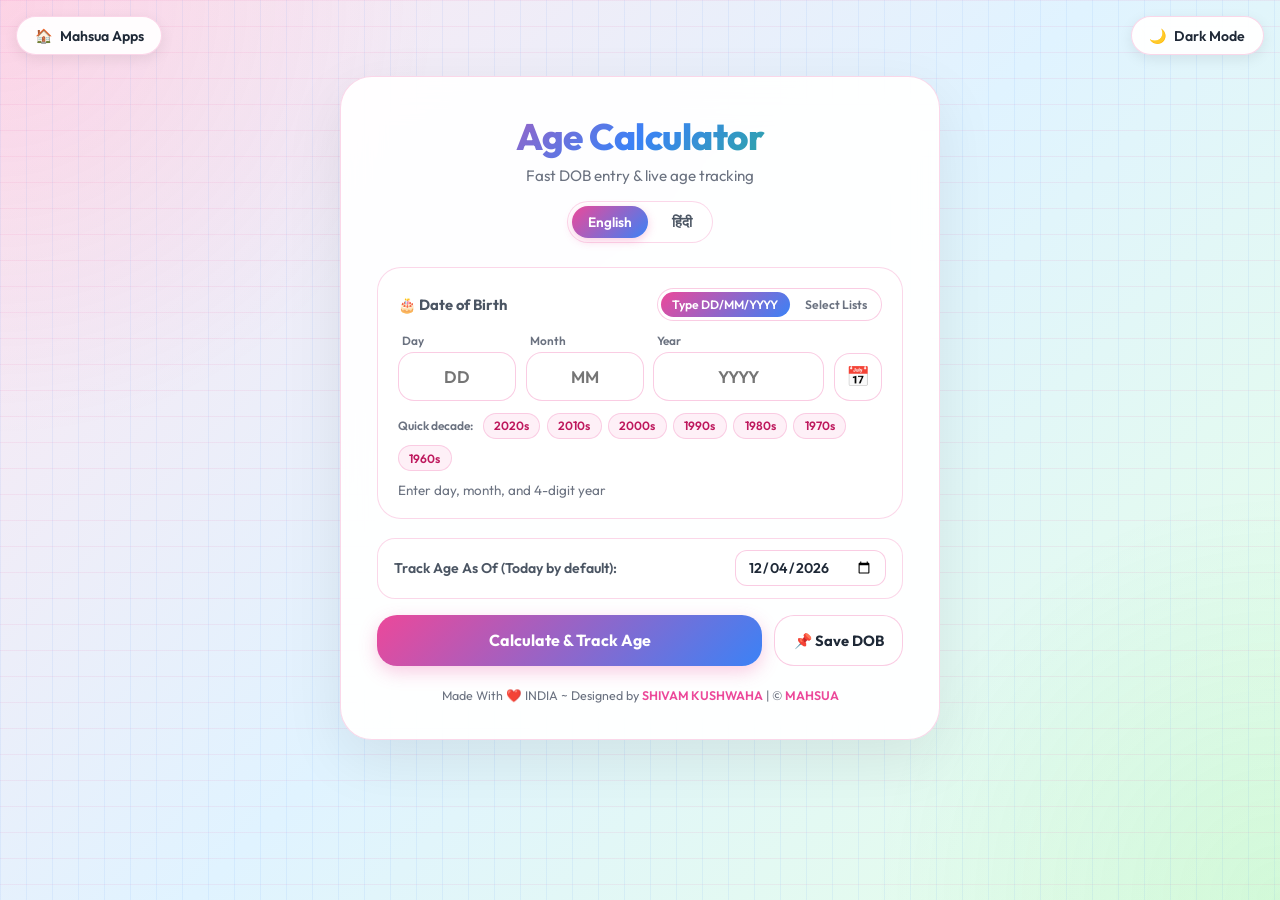
<file: age-calculator/index.html>
<!DOCTYPE html>
<html lang="en">
<head>
    <meta charset="UTF-8">
    <meta name="viewport" content="width=device-width, initial-scale=1.0">
    <title id="appTitle">Age Calculator - Mahsua Apps</title>
    <link rel="icon" href="../favicon.png" type="image/png">
    <link href="https://fonts.googleapis.com/css2?family=Outfit:wght@400;500;600;700;800&display=swap" rel="stylesheet">
    <!-- Google Ads -->
    <script async src="https://pagead2.googlesyndication.com/pagead/js/adsbygoogle.js?client=ca-pub-9351361840615541" crossorigin="anonymous"></script>
    <meta name="google-adsense-account" content="ca-pub-9351361840615541">
    <!-- Google tag (gtag.js) -->
    <script async src="https://www.googletagmanager.com/gtag/js?id=G-T3YBTXHNJY"></script>
    <script>
        window.dataLayer = window.dataLayer || [];
        function gtag(){dataLayer.push(arguments);}
        gtag('js', new Date());
        gtag('config', 'G-T3YBTXHNJY');
    </script>
    <style>
        * {
            margin: 0;
            padding: 0;
            box-sizing: border-box;
        }

        :root {
            /* Light Mode - Pink, Blue, Green Theme */
            --bg-gradient-start: #ffe6f0;
            --bg-gradient-middle: #e0f3ff;
            --bg-gradient-end: #e6ffe6;
            --container-bg: rgba(255, 255, 255, 0.94);
            --card-bg: rgba(255, 255, 255, 0.85);
            --text-color: #1f2937;
            --label-color: #4b5563;
            --muted-color: #6b7280;
            --input-bg: rgba(255, 255, 255, 0.96);
            --input-border: rgba(236, 72, 153, 0.28);
            --input-focus-border: #ec489a;
            --input-text-color: #1f2937;
            --button-bg: linear-gradient(135deg, #ec489a, #3b82f6);
            --button-hover-bg: linear-gradient(135deg, #db2777, #2563eb);
            --button-green-bg: linear-gradient(135deg, #22c55e, #3b82f6);
            --button-shadow: rgba(236, 72, 153, 0.28);
            --result-border: rgba(236, 72, 153, 0.2);
            --result-item-bg: rgba(255, 255, 255, 0.82);
            --result-item-text: #4b5563;
            --result-item-strong-text: #111827;
            --chip-bg: rgba(236, 72, 153, 0.08);
            --chip-border: rgba(236, 72, 153, 0.22);
            --chip-text: #be185d;
            --happy-birthday-bg: linear-gradient(135deg, #ffe0f0, #e0f3ff);
            --happy-birthday-text: #db2777;
            --happy-birthday-border: #f9a8d4;
            --message-box-bg: #fff3e0;
            --message-box-text: #e67e22;
            --message-box-border: #ffd7a8;
            --message-box-error-bg: #fee2e2;
            --message-box-error-text: #dc2626;
            --message-box-error-border: #fecaca;
            --quote-bg: linear-gradient(135deg, #e6ffe6, #f0fdf4);
            --quote-text: #15803d;
            --quote-border: #bbf7d0;
            --glass-border: rgba(236, 72, 153, 0.22);
            --live-dot: #22c55e;
        }

        [data-mode="dark"] {
            --bg-gradient-start: #1a1a2e;
            --bg-gradient-middle: #16213e;
            --bg-gradient-end: #0f3460;
            --container-bg: rgba(20, 30, 48, 0.94);
            --card-bg: rgba(30, 41, 59, 0.85);
            --text-color: #f1f5f9;
            --label-color: #cbd5e1;
            --muted-color: #94a3b8;
            --input-bg: rgba(15, 23, 42, 0.85);
            --input-border: rgba(236, 72, 153, 0.35);
            --input-focus-border: #ec489a;
            --input-text-color: #f1f5f9;
            --result-border: rgba(236, 72, 153, 0.25);
            --result-item-bg: rgba(30, 41, 59, 0.85);
            --result-item-text: #cbd5e1;
            --result-item-strong-text: #ffffff;
            --chip-bg: rgba(236, 72, 153, 0.16);
            --chip-border: rgba(236, 72, 153, 0.35);
            --chip-text: #f9a8d4;
            --happy-birthday-bg: linear-gradient(135deg, #4a1f2e, #1e293b);
            --happy-birthday-text: #f472b6;
            --happy-birthday-border: #ec4899;
            --message-box-bg: #4a3200;
            --message-box-text: #fcd34d;
            --message-box-border: #d97706;
            --message-box-error-bg: #631717;
            --message-box-error-text: #fca5a5;
            --message-box-error-border: #ef4444;
            --quote-bg: linear-gradient(135deg, #143325, #1e293b);
            --quote-text: #34d399;
            --quote-border: #10b981;
            --glass-border: rgba(236, 72, 153, 0.25);
        }

        body {
            font-family: 'Outfit', -apple-system, BlinkMacSystemFont, 'Segoe UI', sans-serif;
            background: linear-gradient(135deg, var(--bg-gradient-start) 0%, var(--bg-gradient-middle) 50%, var(--bg-gradient-end) 100%);
            color: var(--text-color);
            display: flex;
            flex-direction: column;
            align-items: center;
            min-height: 100vh;
            margin: 0;
            padding: 76px 16px 32px;
            transition: background 0.3s ease, color 0.3s ease;
            position: relative;
        }

        body::before {
            content: '';
            position: fixed;
            inset: 0;
            pointer-events: none;
            background-image:
                linear-gradient(rgba(236, 72, 153, 0.08) 1px, transparent 1px),
                linear-gradient(90deg, rgba(59, 130, 246, 0.08) 1px, transparent 1px),
                radial-gradient(circle at top left, rgba(236, 72, 153, 0.12), transparent 28%),
                radial-gradient(circle at bottom right, rgba(34, 197, 94, 0.1), transparent 26%);
            background-size: 26px 26px, 26px 26px, 100% 100%, 100% 100%;
            z-index: 0;
        }

        /* Top bar buttons */
        .top-bar {
            position: fixed;
            top: 16px;
            left: 16px;
            right: 16px;
            display: flex;
            justify-content: space-between;
            align-items: center;
            z-index: 100;
            pointer-events: none;
        }

        .top-pill-btn {
            pointer-events: auto;
            padding: 0.6rem 1.1rem;
            background: var(--container-bg);
            backdrop-filter: blur(20px);
            color: var(--text-color);
            border: 1px solid var(--glass-border);
            border-radius: 50px;
            font-size: 0.88rem;
            font-weight: 600;
            cursor: pointer;
            text-decoration: none;
            transition: all 0.25s ease;
            box-shadow: 0 4px 14px rgba(0, 0, 0, 0.08);
            display: inline-flex;
            align-items: center;
            gap: 0.45rem;
            font-family: 'Outfit', sans-serif;
        }

        .top-pill-btn:hover {
            transform: translateY(-2px);
            box-shadow: 0 6px 18px rgba(236, 72, 153, 0.2);
        }

        .container {
            background-color: var(--container-bg);
            backdrop-filter: blur(20px);
            padding: 2.25rem;
            border-radius: 32px;
            box-shadow: 0 20px 60px rgba(0, 0, 0, 0.08), inset 0 1px 0 rgba(255, 255, 255, 0.5);
            width: 100%;
            max-width: 600px;
            border: 1px solid var(--glass-border);
            position: relative;
            z-index: 1;
            animation: riseIn 0.6s ease-out;
        }

        @keyframes riseIn {
            from { opacity: 0; transform: translateY(18px); }
            to { opacity: 1; transform: translateY(0); }
        }

        .header-row {
            text-align: center;
            margin-bottom: 1.5rem;
        }

        h1 {
            background: linear-gradient(135deg, #ec489a, #3b82f6, #22c55e);
            -webkit-background-clip: text;
            background-clip: text;
            color: transparent;
            font-size: 2.3rem;
            font-weight: 800;
            letter-spacing: -0.5px;
            margin-bottom: 0.35rem;
        }

        .subtitle {
            color: var(--muted-color);
            font-size: 0.95rem;
            margin-bottom: 1rem;
        }

        .language-selector {
            display: inline-flex;
            gap: 0.5rem;
            padding: 4px;
            background: var(--result-item-bg);
            border: 1px solid var(--glass-border);
            border-radius: 50px;
        }

        .language-selector button {
            padding: 0.45rem 1rem;
            font-size: 0.85rem;
            font-weight: 600;
            border-radius: 50px;
            background: transparent;
            color: var(--label-color);
            border: none;
            cursor: pointer;
            transition: all 0.25s ease;
            font-family: 'Outfit', sans-serif;
        }

        .language-selector button.active {
            background: var(--button-bg);
            color: #ffffff;
            box-shadow: 0 3px 10px var(--button-shadow);
        }

        /* DOB Input Card */
        .dob-card {
            background: var(--card-bg);
            border: 1px solid var(--glass-border);
            border-radius: 24px;
            padding: 1.25rem;
            margin-bottom: 1.15rem;
        }

        .dob-header {
            display: flex;
            justify-content: space-between;
            align-items: center;
            margin-bottom: 0.75rem;
            gap: 0.5rem;
            flex-wrap: wrap;
        }

        .section-label {
            color: var(--label-color);
            font-weight: 700;
            font-size: 0.92rem;
            display: flex;
            align-items: center;
            gap: 0.4rem;
        }

        .entry-mode-tabs {
            display: inline-flex;
            gap: 4px;
            background: var(--input-bg);
            border: 1px solid var(--input-border);
            border-radius: 50px;
            padding: 3px;
        }

        .entry-mode-btn {
            border: none;
            background: transparent;
            color: var(--muted-color);
            font-size: 0.76rem;
            font-weight: 600;
            padding: 0.3rem 0.7rem;
            border-radius: 50px;
            cursor: pointer;
            font-family: 'Outfit', sans-serif;
            transition: all 0.2s ease;
        }

        .entry-mode-btn.active {
            background: var(--button-bg);
            color: #ffffff;
        }

        /* Fast DD / MM / YYYY segmented input */
        .quick-date-row {
            display: grid;
            grid-template-columns: 1fr 1fr 1.45fr auto;
            gap: 0.6rem;
            align-items: end;
        }

        .field-box label {
            display: block;
            font-size: 0.74rem;
            font-weight: 600;
            color: var(--muted-color);
            margin-bottom: 0.3rem;
            text-align: left;
            padding-left: 0.25rem;
        }

        .field-input,
        .field-select {
            width: 100%;
            padding: 0.8rem 0.75rem;
            border: 1.5px solid var(--input-border);
            border-radius: 16px;
            font-size: 1.05rem;
            font-weight: 600;
            color: var(--input-text-color);
            background-color: var(--input-bg);
            font-family: 'Outfit', sans-serif;
            transition: all 0.2s ease;
            text-align: center;
        }

        .field-select {
            text-align: left;
            cursor: pointer;
            appearance: none;
            background-image: url("data:image/svg+xml,%3Csvg xmlns='http://www.w3.org/2000/svg' width='16' height='16' fill='%23ec489a' viewBox='0 0 16 16'%3E%3Cpath d='M4.646 6.646a.5.5 0 0 1 .708 0L8 9.293l2.646-2.647a.5.5 0 0 1 .708.708l-3 3a.5.5 0 0 1-.708 0l-3-3a.5.5 0 0 1 0-.708z'/%3E%3C/svg%3E");
            background-repeat: no-repeat;
            background-position: right 0.7rem center;
            padding-right: 2rem;
        }

        .field-input:focus,
        .field-select:focus,
        .native-date-input:focus {
            outline: none;
            border-color: var(--input-focus-border);
            box-shadow: 0 0 0 3px rgba(236, 72, 153, 0.18);
        }

        .calendar-trigger-wrap {
            position: relative;
        }

        .calendar-icon-btn {
            width: 48px;
            height: 48px;
            border-radius: 16px;
            border: 1.5px solid var(--input-border);
            background: var(--input-bg);
            color: var(--text-color);
            font-size: 1.2rem;
            cursor: pointer;
            display: flex;
            align-items: center;
            justify-content: center;
            transition: all 0.2s ease;
        }

        .calendar-icon-btn:hover {
            border-color: var(--input-focus-border);
            transform: translateY(-1px);
        }

        .hidden-native-picker {
            position: absolute;
            inset: 0;
            opacity: 0;
            cursor: pointer;
            width: 100%;
            height: 100%;
        }

        /* Dropdown mode row */
        .dropdown-date-row {
            display: grid;
            grid-template-columns: 0.9fr 1.4fr 1.1fr auto;
            gap: 0.6rem;
            align-items: end;
        }

        /* Quick decade helper pills */
        .decade-chips {
            display: flex;
            flex-wrap: wrap;
            gap: 0.4rem;
            margin-top: 0.75rem;
            align-items: center;
        }

        .decade-label {
            font-size: 0.75rem;
            font-weight: 600;
            color: var(--muted-color);
            margin-right: 0.2rem;
        }

        .chip-btn {
            padding: 0.28rem 0.65rem;
            font-size: 0.75rem;
            font-weight: 600;
            border-radius: 50px;
            background: var(--chip-bg);
            border: 1px solid var(--chip-border);
            color: var(--chip-text);
            cursor: pointer;
            font-family: 'Outfit', sans-serif;
            transition: all 0.2s ease;
        }

        .chip-btn:hover {
            background: var(--button-bg);
            color: #ffffff;
            border-color: transparent;
        }

        .dob-preview-badge {
            margin-top: 0.7rem;
            font-size: 0.84rem;
            color: var(--muted-color);
            display: flex;
            justify-content: space-between;
            align-items: center;
            flex-wrap: wrap;
            gap: 0.5rem;
        }

        .dob-preview-badge strong {
            color: var(--text-color);
        }

        .clear-link {
            background: none;
            border: none;
            color: #ec489a;
            font-weight: 600;
            font-size: 0.82rem;
            cursor: pointer;
            font-family: 'Outfit', sans-serif;
        }

        /* Optional As-Of collapsible */
        .as-of-toggle {
            display: flex;
            justify-content: space-between;
            align-items: center;
            margin-bottom: 1rem;
            padding: 0.7rem 1rem;
            background: var(--card-bg);
            border: 1px solid var(--glass-border);
            border-radius: 18px;
            font-size: 0.88rem;
        }

        .as-of-toggle label {
            color: var(--label-color);
            font-weight: 600;
        }

        .native-date-input {
            padding: 0.45rem 0.75rem;
            border: 1.5px solid var(--input-border);
            border-radius: 12px;
            font-size: 0.88rem;
            font-weight: 600;
            color: var(--input-text-color);
            background: var(--input-bg);
            font-family: 'Outfit', sans-serif;
        }

        /* Action Buttons */
        .action-row {
            display: grid;
            grid-template-columns: 1fr auto;
            gap: 0.75rem;
        }

        .calculateButton {
            width: 100%;
            padding: 0.95rem 1.5rem;
            background: var(--button-bg);
            color: white;
            border: none;
            border-radius: 20px;
            font-size: 1rem;
            font-weight: 700;
            cursor: pointer;
            transition: all 0.25s ease;
            box-shadow: 0 6px 18px var(--button-shadow);
            font-family: 'Outfit', sans-serif;
        }

        .calculateButton:hover {
            background: var(--button-hover-bg);
            transform: translateY(-2px);
            box-shadow: 0 10px 24px var(--button-shadow);
        }

        .save-track-btn {
            padding: 0.95rem 1.15rem;
            background: var(--card-bg);
            color: var(--text-color);
            border: 1.5px solid var(--input-border);
            border-radius: 20px;
            font-size: 0.92rem;
            font-weight: 700;
            cursor: pointer;
            transition: all 0.25s ease;
            font-family: 'Outfit', sans-serif;
            white-space: nowrap;
        }

        .save-track-btn:hover {
            border-color: #22c55e;
            color: #16a34a;
            transform: translateY(-2px);
        }

        /* Save Profile Modal/Inline Drawer */
        .save-drawer {
            margin-top: 0.9rem;
            padding: 0.9rem;
            background: var(--card-bg);
            border: 1px solid var(--glass-border);
            border-radius: 18px;
            display: flex;
            gap: 0.6rem;
            align-items: center;
            animation: riseIn 0.25s ease-out;
        }

        .save-drawer input {
            flex: 1;
            padding: 0.65rem 0.9rem;
            border-radius: 14px;
            border: 1.5px solid var(--input-border);
            background: var(--input-bg);
            color: var(--input-text-color);
            font-family: 'Outfit', sans-serif;
            font-size: 0.92rem;
        }

        .save-drawer button {
            padding: 0.65rem 1rem;
            border-radius: 14px;
            border: none;
            background: var(--button-green-bg);
            color: white;
            font-weight: 700;
            cursor: pointer;
            font-family: 'Outfit', sans-serif;
        }

        /* Saved Tracked DOBs Section */
        .tracked-section {
            margin-top: 1.25rem;
            padding-top: 1.1rem;
            border-top: 1px solid var(--result-border);
        }

        .tracked-header {
            display: flex;
            justify-content: space-between;
            align-items: center;
            margin-bottom: 0.7rem;
        }

        .tracked-header h3 {
            font-size: 0.95rem;
            color: var(--label-color);
            font-weight: 700;
        }

        .tracked-list {
            display: flex;
            flex-direction: column;
            gap: 0.55rem;
        }

        .tracked-item {
            display: flex;
            justify-content: space-between;
            align-items: center;
            padding: 0.75rem 1rem;
            background: var(--result-item-bg);
            border: 1px solid var(--result-border);
            border-radius: 16px;
            cursor: pointer;
            transition: all 0.2s ease;
            gap: 0.75rem;
        }

        .tracked-item:hover {
            border-color: var(--input-focus-border);
            transform: translateY(-1px);
        }

        .tracked-info {
            text-align: left;
        }

        .tracked-name {
            font-weight: 700;
            font-size: 0.95rem;
            color: var(--result-item-strong-text);
        }

        .tracked-meta {
            font-size: 0.8rem;
            color: var(--muted-color);
        }

        .tracked-actions {
            display: flex;
            align-items: center;
            gap: 0.5rem;
        }

        .tracked-badge {
            font-size: 0.76rem;
            font-weight: 700;
            padding: 0.25rem 0.6rem;
            border-radius: 50px;
            background: var(--chip-bg);
            color: var(--chip-text);
            white-space: nowrap;
        }

        .delete-track-btn {
            background: none;
            border: none;
            color: var(--muted-color);
            font-size: 1rem;
            cursor: pointer;
            padding: 0.2rem 0.35rem;
            border-radius: 8px;
        }

        .delete-track-btn:hover {
            color: #ef4444;
            background: rgba(239, 68, 68, 0.1);
        }

        /* Results Section */
        .result-section {
            margin-top: 1.75rem;
            padding-top: 1.5rem;
            border-top: 1px solid var(--result-border);
            text-align: left;
            animation: riseIn 0.45s ease-out;
        }

        .hero-age-card {
            background: linear-gradient(135deg, rgba(236, 72, 153, 0.12), rgba(59, 130, 246, 0.12), rgba(34, 197, 94, 0.1));
            border: 1px solid var(--glass-border);
            border-radius: 24px;
            padding: 1.35rem;
            text-align: center;
            margin-bottom: 1rem;
        }

        .hero-age-top {
            display: flex;
            justify-content: center;
            align-items: center;
            gap: 0.5rem;
            font-size: 0.85rem;
            font-weight: 600;
            color: var(--muted-color);
            margin-bottom: 0.4rem;
        }

        .live-indicator {
            display: inline-flex;
            align-items: center;
            gap: 0.35rem;
            font-size: 0.74rem;
            font-weight: 700;
            color: #16a34a;
            background: rgba(34, 197, 94, 0.14);
            padding: 0.18rem 0.55rem;
            border-radius: 50px;
        }

        .live-dot {
            width: 7px;
            height: 7px;
            border-radius: 50%;
            background: var(--live-dot);
            animation: pulseDot 1.4s infinite;
        }

        @keyframes pulseDot {
            0%, 100% { opacity: 1; transform: scale(1); }
            50% { opacity: 0.45; transform: scale(0.8); }
        }

        .hero-age-value {
            font-size: 1.65rem;
            font-weight: 800;
            color: var(--result-item-strong-text);
            line-height: 1.3;
        }

        .stats-grid {
            display: grid;
            grid-template-columns: repeat(2, 1fr);
            gap: 0.75rem;
            margin-bottom: 1rem;
        }

        .result-item {
            background-color: var(--result-item-bg);
            backdrop-filter: blur(10px);
            padding: 1rem;
            border-radius: 20px;
            border: 1px solid var(--result-border);
        }

        .result-item h4 {
            font-size: 0.85rem;
            font-weight: 700;
            color: var(--muted-color);
            margin-bottom: 0.55rem;
            text-transform: uppercase;
            letter-spacing: 0.4px;
        }

        .stat-line {
            display: flex;
            justify-content: space-between;
            align-items: center;
            padding: 0.24rem 0;
            font-size: 0.92rem;
            color: var(--result-item-text);
        }

        .stat-line strong {
            color: var(--result-item-strong-text);
            font-weight: 700;
            font-variant-numeric: tabular-nums;
        }

        .happy-birthday {
            background: var(--happy-birthday-bg);
            color: var(--happy-birthday-text);
            padding: 1rem;
            border-radius: 20px;
            font-weight: 800;
            margin-bottom: 1rem;
            border: 1px solid var(--happy-birthday-border);
            text-align: center;
            font-size: 1.15rem;
        }

        .motivational-quote {
            margin-top: 0.5rem;
            padding: 1.25rem;
            background: var(--quote-bg);
            color: var(--quote-text);
            border-radius: 22px;
            border: 1px solid var(--quote-border);
            font-style: italic;
            font-size: 0.94rem;
            line-height: 1.6;
            position: relative;
            padding-bottom: 3.1rem;
        }

        .quote-actions {
            position: absolute;
            bottom: 0.85rem;
            right: 0.95rem;
            display: flex;
            gap: 0.5rem;
        }

        .quote-actions button {
            padding: 0.42rem 0.9rem;
            font-size: 0.78rem;
            font-weight: 600;
            border-radius: 50px;
            background: var(--button-bg);
            color: white;
            border: none;
            cursor: pointer;
            transition: all 0.2s ease;
            font-family: 'Outfit', sans-serif;
        }

        .quote-actions button:hover {
            transform: translateY(-1px);
            box-shadow: 0 4px 12px var(--button-shadow);
        }

        .copyright {
            margin-top: 1.35rem;
            font-size: 0.78rem;
            text-align: center;
            color: var(--muted-color);
        }

        .copyright a {
            color: #ec489a;
            text-decoration: none;
            font-weight: 600;
        }

        .message-box {
            position: fixed;
            top: 20px;
            left: 50%;
            transform: translateX(-50%);
            background-color: var(--message-box-bg);
            color: var(--message-box-text);
            padding: 0.85rem 1.4rem;
            border-radius: 50px;
            box-shadow: 0 6px 18px rgba(0, 0, 0, 0.15);
            z-index: 1000;
            opacity: 0;
            visibility: hidden;
            transition: all 0.3s ease;
            border: 1px solid var(--message-box-border);
            font-weight: 600;
            font-size: 0.88rem;
        }

        .message-box.show {
            opacity: 1;
            visibility: visible;
        }

        .message-box.error {
            background-color: var(--message-box-error-bg);
            color: var(--message-box-error-text);
            border-color: var(--message-box-error-border);
        }

        .hidden {
            display: none !important;
        }

        @media (max-width: 600px) {
            body {
                padding: 68px 12px 24px;
            }

            .container {
                padding: 1.35rem;
                border-radius: 24px;
            }

            h1 {
                font-size: 1.85rem;
            }

            .quick-date-row,
            .dropdown-date-row {
                grid-template-columns: 1fr 1fr;
            }

            .quick-date-row .year-field,
            .dropdown-date-row .year-field {
                grid-column: span 1;
            }

            .stats-grid {
                grid-template-columns: 1fr;
            }

            .action-row {
                grid-template-columns: 1fr;
            }

            .as-of-toggle {
                flex-direction: column;
                align-items: stretch;
                gap: 0.5rem;
            }
        }
    </style>
</head>
<body>
    <div class="top-bar">
        <a href="https://apps.mahsua.com/" class="top-pill-btn" id="homeBtn">
            <span>🏠</span> <span id="homeText">Mahsua Apps</span>
        </a>
        <button id="modeToggleBtn" class="top-pill-btn" onclick="toggleDarkMode()">
            <span id="modeIcon">🌙</span> <span id="modeText">Dark Mode</span>
        </button>
    </div>

    <div class="container">
        <div class="header-row">
            <h1 id="mainTitle">Age Calculator</h1>
            <p class="subtitle" id="mainSubtitle">Fast DOB entry &amp; live age tracking</p>
            <div class="language-selector">
                <button id="langEnBtn" onclick="setLanguage('en')">English</button>
                <button id="langHiBtn" onclick="setLanguage('hi')">हिंदी</button>
            </div>
        </div>

        <!-- Easy DOB Input Card -->
        <div class="dob-card">
            <div class="dob-header">
                <span class="section-label" id="birthdateLabel">🎂 Date of Birth</span>
                <div class="entry-mode-tabs">
                    <button type="button" class="entry-mode-btn active" id="modeTypeBtn" onclick="switchEntryMode('type')">Type DD/MM/YYYY</button>
                    <button type="button" class="entry-mode-btn" id="modeSelectBtn" onclick="switchEntryMode('select')">Select Lists</button>
                </div>
            </div>

            <!-- Mode 1: Auto-advance numeric input -->
            <div id="typeEntryRow" class="quick-date-row">
                <div class="field-box">
                    <label for="dobDayInput" id="dayInputLabel">Day</label>
                    <input type="text" id="dobDayInput" class="field-input" inputmode="numeric" maxlength="2" placeholder="DD" autocomplete="bday-day">
                </div>
                <div class="field-box">
                    <label for="dobMonthInput" id="monthInputLabel">Month</label>
                    <input type="text" id="dobMonthInput" class="field-input" inputmode="numeric" maxlength="2" placeholder="MM" autocomplete="bday-month">
                </div>
                <div class="field-box year-field">
                    <label for="dobYearInput" id="yearInputLabel">Year</label>
                    <input type="text" id="dobYearInput" class="field-input" inputmode="numeric" maxlength="4" placeholder="YYYY" autocomplete="bday-year">
                </div>
                <div class="calendar-trigger-wrap" title="Pick from calendar">
                    <button type="button" class="calendar-icon-btn" aria-label="Open calendar picker">📅</button>
                    <input type="date" id="birthdate" class="hidden-native-picker" aria-label="Calendar date picker">
                </div>
            </div>

            <!-- Mode 2: Easy Dropdown Selectors -->
            <div id="selectEntryRow" class="dropdown-date-row hidden">
                <div class="field-box">
                    <label for="dobDaySelect" id="daySelectLabel">Day</label>
                    <select id="dobDaySelect" class="field-select"></select>
                </div>
                <div class="field-box">
                    <label for="dobMonthSelect" id="monthSelectLabel">Month</label>
                    <select id="dobMonthSelect" class="field-select"></select>
                </div>
                <div class="field-box year-field">
                    <label for="dobYearSelect" id="yearSelectLabel">Year</label>
                    <select id="dobYearSelect" class="field-select"></select>
                </div>
                <div class="calendar-trigger-wrap" title="Pick from calendar">
                    <button type="button" class="calendar-icon-btn" aria-label="Open calendar picker">📅</button>
                    <input type="date" id="birthdateSelectMirror" class="hidden-native-picker" aria-label="Calendar date picker">
                </div>
            </div>

            <!-- Quick Decade Chips to jump fast in dropdown or fill year -->
            <div class="decade-chips">
                <span class="decade-label" id="quickYearLabel">Quick decade:</span>
                <button type="button" class="chip-btn" onclick="jumpDecade(2020)">2020s</button>
                <button type="button" class="chip-btn" onclick="jumpDecade(2010)">2010s</button>
                <button type="button" class="chip-btn" onclick="jumpDecade(2000)">2000s</button>
                <button type="button" class="chip-btn" onclick="jumpDecade(1990)">1990s</button>
                <button type="button" class="chip-btn" onclick="jumpDecade(1980)">1980s</button>
                <button type="button" class="chip-btn" onclick="jumpDecade(1970)">1970s</button>
                <button type="button" class="chip-btn" onclick="jumpDecade(1960)">1960s</button>
            </div>

            <div class="dob-preview-badge">
                <span id="dobPreviewText">Enter day, month, and 4-digit year</span>
                <button type="button" class="clear-link hidden" id="clearDobBtn" onclick="clearDob()">Clear</button>
            </div>
        </div>

        <!-- Optional As-Of Date -->
        <div class="as-of-toggle">
            <label for="currentDate" id="currentDateLabel">Track Age As Of (Today by default):</label>
            <input type="date" id="currentDate" class="native-date-input">
        </div>

        <!-- Action Buttons -->
        <div class="action-row">
            <button id="calculateButton" class="calculateButton" onclick="calculateAge(true)">Calculate &amp; Track Age</button>
            <button type="button" id="openSaveBtn" class="save-track-btn" onclick="toggleSaveDrawer()">📌 Save DOB</button>
        </div>

        <!-- Save DOB Drawer -->
        <div id="saveDrawer" class="save-drawer hidden">
            <input type="text" id="profileNameInput" maxlength="30" placeholder="Name (e.g., Me, Mom, Alex)">
            <button type="button" id="confirmSaveBtn" onclick="saveTrackedProfile()">Save</button>
        </div>

        <!-- Saved Tracked DOBs -->
        <div id="trackedSection" class="tracked-section hidden">
            <div class="tracked-header">
                <h3 id="trackedTitle">📌 Tracked Birthdays</h3>
            </div>
            <div id="trackedList" class="tracked-list"></div>
        </div>

        <!-- Results Section -->
        <div id="results" class="result-section hidden">
            <div id="happyBirthdayMessage" class="happy-birthday hidden">
                🥳 Happy Birthday! 🥳
            </div>

            <div class="hero-age-card">
                <div class="hero-age-top">
                    <span id="exactAgePrefix">Your exact age is</span>
                    <span id="liveBadge" class="live-indicator hidden">
                        <span class="live-dot"></span>
                        <span id="liveText">LIVE</span>
                    </span>
                </div>
                <div class="hero-age-value" id="ageYearsMonthsDays"></div>
            </div>

            <div class="stats-grid">
                <div class="result-item">
                    <h4 id="totalTimeLived">Total Time Lived</h4>
                    <div class="stat-line"><span id="labelDays">Days</span> <strong id="totalDays"></strong></div>
                    <div class="stat-line"><span id="labelWeeks">Weeks</span> <strong id="totalWeeks"></strong></div>
                    <div class="stat-line"><span id="labelHours">Hours</span> <strong id="totalHours"></strong></div>
                    <div class="stat-line"><span id="labelMinutes">Minutes</span> <strong id="totalMinutes"></strong></div>
                    <div class="stat-line"><span id="labelSeconds">Seconds</span> <strong id="totalSeconds"></strong></div>
                </div>

                <div class="result-item">
                    <h4 id="timeUntilNextBirthday">Next Birthday</h4>
                    <div class="stat-line"><span id="labelNextDays">Days</span> <strong id="nextBirthdayDays"></strong></div>
                    <div class="stat-line"><span id="labelNextHours">Hours</span> <strong id="nextBirthdayHours"></strong></div>
                    <div class="stat-line"><span id="labelNextMinutes">Minutes</span> <strong id="nextBirthdayMinutes"></strong></div>
                    <div class="stat-line"><span id="labelNextSeconds">Seconds</span> <strong id="nextBirthdaySeconds"></strong></div>
                    <div class="stat-line"><span id="labelBornDay">Born On</span> <strong id="bornWeekday"></strong></div>
                </div>
            </div>

            <div id="motivationalQuote" class="motivational-quote">
                <p id="actualQuoteText"></p>
                <div class="quote-actions">
                    <button id="copyButton" onclick="copyQuote()">Copy</button>
                    <button id="shareButton" onclick="shareQuote()">Share</button>
                </div>
            </div>
        </div>

        <div class="copyright" id="copyrightText">
            Made With ❤️ INDIA ~ Designed by <a href="https://proshivamkushwaha.mahsua.com" target="_blank">SHIVAM KUSHWAHA</a> | © <a href="https://www.mahsua.com" target="_blank">MAHSUA</a>
        </div>
    </div>

    <div id="messageBox" class="message-box"></div>

    <script>
        const STORAGE_PROFILES_KEY = 'mahsua_age_tracked_profiles_v1';

        const dobDayInput = document.getElementById('dobDayInput');
        const dobMonthInput = document.getElementById('dobMonthInput');
        const dobYearInput = document.getElementById('dobYearInput');
        const dobDaySelect = document.getElementById('dobDaySelect');
        const dobMonthSelect = document.getElementById('dobMonthSelect');
        const dobYearSelect = document.getElementById('dobYearSelect');
        const birthdateInput = document.getElementById('birthdate');
        const birthdateSelectMirror = document.getElementById('birthdateSelectMirror');
        const currentDateInput = document.getElementById('currentDate');
        const resultsDiv = document.getElementById('results');
        const liveBadge = document.getElementById('liveBadge');
        const dobPreviewText = document.getElementById('dobPreviewText');
        const clearDobBtn = document.getElementById('clearDobBtn');
        const saveDrawer = document.getElementById('saveDrawer');
        const profileNameInput = document.getElementById('profileNameInput');
        const trackedSection = document.getElementById('trackedSection');
        const trackedList = document.getElementById('trackedList');

        const ageYearsMonthsDaysSpan = document.getElementById('ageYearsMonthsDays');
        const totalDaysSpan = document.getElementById('totalDays');
        const totalWeeksSpan = document.getElementById('totalWeeks');
        const totalHoursSpan = document.getElementById('totalHours');
        const totalMinutesSpan = document.getElementById('totalMinutes');
        const totalSecondsSpan = document.getElementById('totalSeconds');
        const nextBirthdayDaysSpan = document.getElementById('nextBirthdayDays');
        const nextBirthdayHoursSpan = document.getElementById('nextBirthdayHours');
        const nextBirthdayMinutesSpan = document.getElementById('nextBirthdayMinutes');
        const nextBirthdaySecondsSpan = document.getElementById('nextBirthdaySeconds');
        const bornWeekdaySpan = document.getElementById('bornWeekday');
        const happyBirthdayMessageDiv = document.getElementById('happyBirthdayMessage');
        const messageBox = document.getElementById('messageBox');
        const actualQuoteTextSpan = document.getElementById('actualQuoteText');

        const modeIcon = document.getElementById('modeIcon');
        const modeText = document.getElementById('modeText');
        const langEnBtn = document.getElementById('langEnBtn');
        const langHiBtn = document.getElementById('langHiBtn');

        let currentMode = localStorage.getItem('displayMode') || 'light';
        let currentLanguage = localStorage.getItem('displayLanguage') || 'en';
        let entryMode = 'type';
        let liveTimerId = null;

        const monthNames = {
            en: ['January', 'February', 'March', 'April', 'May', 'June', 'July', 'August', 'September', 'October', 'November', 'December'],
            hi: ['जनवरी', 'फ़रवरी', 'मार्च', 'अप्रैल', 'मई', 'जून', 'जुलाई', 'अगस्त', 'सितंबर', 'अक्टूबर', 'नवंबर', 'दिसंबर']
        };

        const weekdayNames = {
            en: ['Sunday', 'Monday', 'Tuesday', 'Wednesday', 'Thursday', 'Friday', 'Saturday'],
            hi: ['रविवार', 'सोमवार', 'मंगलवार', 'बुधवार', 'गुरुवार', 'शुक्रवार', 'शनिवार']
        };

        const languageContent = {
            en: {
                appTitle: "Age Calculator - Mahsua Apps",
                homeText: "Mahsua Apps",
                mainTitle: "Age Calculator",
                mainSubtitle: "Fast DOB entry & live age tracking",
                birthdateLabel: "🎂 Date of Birth",
                modeTypeBtn: "Type DD/MM/YYYY",
                modeSelectBtn: "Select Lists",
                dayLabel: "Day",
                monthLabel: "Month",
                yearLabel: "Year",
                quickYearLabel: "Quick decade:",
                previewPlaceholder: "Enter day, month, and 4-digit year",
                selectedPrefix: "Selected:",
                clearBtn: "Clear",
                currentDateLabel: "Track Age As Of (Today by default):",
                calculateButton: "Calculate & Track Age",
                openSaveBtn: "📌 Save DOB",
                namePlaceholder: "Name (e.g., Me, Mom, Alex)",
                confirmSaveBtn: "Save",
                trackedTitle: "📌 Tracked Birthdays",
                exactAgePrefix: "Your exact age is",
                liveText: "LIVE",
                labelYears: "years",
                labelMonths: "months",
                labelDaysUnit: "days",
                andWord: "and",
                totalTimeLived: "Total Time Lived",
                labelDays: "Days",
                labelWeeks: "Weeks",
                labelHours: "Hours",
                labelMinutes: "Minutes",
                labelSeconds: "Seconds",
                timeUntilNextBirthday: "Next Birthday",
                labelBornDay: "Born On",
                happyBirthday: "🥳 Happy Birthday! 🥳",
                copyButton: "Copy",
                shareButton: "Share",
                darkModeBtnText: "Dark Mode",
                lightModeBtnText: "Light Mode",
                enterBirthdate: "Please enter a valid complete birthdate (DD/MM/YYYY).",
                invalidCalendarDate: "That date does not exist on the calendar.",
                birthdateInFuture: "Birthdate cannot be in the future!",
                enterProfileName: "Please enter a name to save this DOB.",
                profileSaved: "DOB saved to your tracker!",
                quoteCopied: "Quote copied to clipboard!",
                failedToCopy: "Failed to copy quote.",
                quoteShared: "Quote shared successfully!",
                failedToShare: "Failed to share quote.",
                webShareNotSupported: "Web Share not supported — copied instead!",
                todayLabel: "Today! 🎂",
                daysLeftSuffix: "d left",
                yearsShort: "yrs"
            },
            hi: {
                appTitle: "आयु कैलकुलेटर - महसुआ ऐप्स",
                homeText: "महसुआ ऐप्स",
                mainTitle: "आयु कैलकुलेटर",
                mainSubtitle: "आसान जन्मतिथि एंट्री और लाइव ट्रैकिंग",
                birthdateLabel: "🎂 जन्मतिथि",
                modeTypeBtn: "DD/MM/YYYY लिखें",
                modeSelectBtn: "सूची से चुनें",
                dayLabel: "दिन",
                monthLabel: "महीना",
                yearLabel: "साल",
                quickYearLabel: "दशक चुनें:",
                previewPlaceholder: "दिन, महीना और 4 अंकों का साल दर्ज करें",
                selectedPrefix: "चयनित:",
                clearBtn: "साफ़ करें",
                currentDateLabel: "इस तिथि तक आयु ट्रैक करें (डिफ़ॉल्ट आज):",
                calculateButton: "आयु की गणना और ट्रैक करें",
                openSaveBtn: "📌 सेव करें",
                namePlaceholder: "नाम (जैसे: मैं, माँ, राज)",
                confirmSaveBtn: "सेव",
                trackedTitle: "📌 सहेजे गए जन्मदिन",
                exactAgePrefix: "आपकी सटीक आयु है",
                liveText: "लाइव",
                labelYears: "साल",
                labelMonths: "महीने",
                labelDaysUnit: "दिन",
                andWord: "और",
                totalTimeLived: "कुल व्यतीत समय",
                labelDays: "दिन",
                labelWeeks: "सप्ताह",
                labelHours: "घंटे",
                labelMinutes: "मिनट",
                labelSeconds: "सेकंड",
                timeUntilNextBirthday: "अगला जन्मदिन",
                labelBornDay: "जन्म का दिन",
                happyBirthday: "🥳 जन्मदिन मुबारक हो! 🥳",
                copyButton: "कॉपी करें",
                shareButton: "शेयर करें",
                darkModeBtnText: "डार्क मोड",
                lightModeBtnText: "लाइट मोड",
                enterBirthdate: "कृपया सही और पूरी जन्मतिथि (DD/MM/YYYY) दर्ज करें।",
                invalidCalendarDate: "यह तिथि कैलेंडर में मौजूद नहीं है।",
                birthdateInFuture: "जन्मतिथि भविष्य की नहीं हो सकती!",
                enterProfileName: "कृपया इस जन्मतिथि को सेव करने के लिए नाम लिखें।",
                profileSaved: "जन्मतिथि ट्रैकर में सेव हो गई!",
                quoteCopied: "उद्धरण क्लिपबोर्ड पर कॉपी किया गया!",
                failedToCopy: "कॉपी करने में विफल रहा।",
                quoteShared: "उद्धरण सफलतापूर्वक साझा किया गया!",
                failedToShare: "साझा करने में विफल रहा।",
                webShareNotSupported: "वेब शेयर समर्थित नहीं है — कॉपी किया गया!",
                todayLabel: "आज! 🎂",
                daysLeftSuffix: "दिन बाकी",
                yearsShort: "साल"
            }
        };

        const motivationalMessages = [
            { en: "Time is more valuable than money. You can get more money, but not more time.", hi: "समय पैसे से अधिक मूल्यवान है। आप पैसे कमा सकते हैं, लेकिन समय नहीं।" },
            { en: "Live each day as if your life has just begun.", hi: "हर दिन ऐसे जियो जैसे आपकी ज़िंदगी अभी शुरू हुई हो।" },
            { en: "Your life is your message to the world. Make it inspiring.", hi: "आपका जीवन ही दुनिया के लिए संदेश है। इसे प्रेरणादायक बनाएं।" },
            { en: "Lost time is never found again. Use it wisely.", hi: "खोया हुआ समय कभी वापस नहीं आता। इसका समझदारी से उपयोग करें।" },
            { en: "Don’t spend your life, invest it.", hi: "अपना जीवन खर्च मत करो, उसमें निवेश करो।" },
            { en: "Life is not measured by time, but by the moments that take your breath away.", hi: "जीवन समय से नहीं, बल्कि उन पलों से मापा जाता है जो आपको चकित कर देते हैं।" },
            { en: "Time slips away silently. Do something today that your future self will thank you for.", hi: "समय चुपचाप निकल जाता है। आज कुछ ऐसा करो, जिसके लिए भविष्य में खुद को धन्यवाद दो।" },
            { en: "Make time for what truly matters in your life. The rest can wait.", hi: "अपने जीवन में जो वास्तव में मायने रखता है उसके लिए समय निकालो। बाकी सब इंतजार कर सकता है।" },
            { en: "Don't let yesterday use up too much of today.", hi: "बीते कल को आज का ज्यादा हिस्सा बर्बाद न करने दें।" },
            { en: "Life gives you seconds, you choose how to turn them into meaning.", hi: "जीवन आपको सेकंड देता है, आप तय करते हैं कि उसे कैसे सार्थक बनाना है।" }
        ];

        function pad2(n) {
            return String(n).padStart(2, '0');
        }

        function getLocalTodayStr() {
            const now = new Date();
            return `${now.getFullYear()}-${pad2(now.getMonth() + 1)}-${pad2(now.getDate())}`;
        }

        function isValidCalendarDate(y, m, d) {
            if (!Number.isInteger(y) || !Number.isInteger(m) || !Number.isInteger(d)) return false;
            if (y < 1900 || y > new Date().getFullYear() || m < 1 || m > 12 || d < 1 || d > 31) return false;
            const dt = new Date(y, m - 1, d);
            return dt.getFullYear() === y && dt.getMonth() === m - 1 && dt.getDate() === d;
        }

        function populateSelectOptions() {
            const lang = languageContent[currentLanguage];
            const currentYear = new Date().getFullYear();

            const prevDay = dobDaySelect.value;
            const prevMonth = dobMonthSelect.value;
            const prevYear = dobYearSelect.value;

            dobDaySelect.innerHTML = `<option value="">-- ${lang.dayLabel} --</option>`;
            for (let d = 1; d <= 31; d++) {
                dobDaySelect.innerHTML += `<option value="${d}">${pad2(d)}</option>`;
            }

            dobMonthSelect.innerHTML = `<option value="">-- ${lang.monthLabel} --</option>`;
            monthNames[currentLanguage].forEach((name, idx) => {
                dobMonthSelect.innerHTML += `<option value="${idx + 1}">${pad2(idx + 1)} - ${name}</option>`;
            });

            dobYearSelect.innerHTML = `<option value="">-- ${lang.yearLabel} --</option>`;
            for (let y = currentYear; y >= 1900; y--) {
                dobYearSelect.innerHTML += `<option value="${y}">${y}</option>`;
            }

            if (prevDay) dobDaySelect.value = prevDay;
            if (prevMonth) dobMonthSelect.value = prevMonth;
            if (prevYear) dobYearSelect.value = prevYear;
        }

        function switchEntryMode(mode) {
            entryMode = mode;
            document.getElementById('modeTypeBtn').classList.toggle('active', mode === 'type');
            document.getElementById('modeSelectBtn').classList.toggle('active', mode === 'select');
            document.getElementById('typeEntryRow').classList.toggle('hidden', mode !== 'type');
            document.getElementById('selectEntryRow').classList.toggle('hidden', mode !== 'select');
        }

        function syncAllDobInputs(y, m, d, source) {
            const yStr = y ? String(y) : '';
            const mStr = m ? String(m) : '';
            const dStr = d ? String(d) : '';

            if (source !== 'type') {
                dobDayInput.value = d ? pad2(d) : '';
                dobMonthInput.value = m ? pad2(m) : '';
                dobYearInput.value = yStr;
            }
            if (source !== 'select') {
                dobDaySelect.value = dStr;
                dobMonthSelect.value = mStr;
                dobYearSelect.value = yStr;
            }

            if (y && m && d && isValidCalendarDate(y, m, d)) {
                const iso = `${y}-${pad2(m)}-${pad2(d)}`;
                birthdateInput.value = iso;
                birthdateSelectMirror.value = iso;
            } else {
                birthdateInput.value = '';
                birthdateSelectMirror.value = '';
            }
            updateDobPreview();
        }

        function getCurrentDobParts() {
            if (entryMode === 'type') {
                const d = parseInt(dobDayInput.value, 10);
                const m = parseInt(dobMonthInput.value, 10);
                const y = parseInt(dobYearInput.value, 10);
                return { y, m, d };
            } else {
                const d = parseInt(dobDaySelect.value, 10);
                const m = parseInt(dobMonthSelect.value, 10);
                const y = parseInt(dobYearSelect.value, 10);
                return { y, m, d };
            }
        }

        function updateDobPreview() {
            const { y, m, d } = getCurrentDobParts();
            const lang = languageContent[currentLanguage];
            const hasAny = dobDayInput.value || dobMonthInput.value || dobYearInput.value || dobDaySelect.value || dobMonthSelect.value || dobYearSelect.value;
            clearDobBtn.classList.toggle('hidden', !hasAny);

            if (y && m && d && String(y).length === 4) {
                if (!isValidCalendarDate(y, m, d)) {
                    dobPreviewText.innerHTML = `<span style="color:#ef4444">${lang.invalidCalendarDate}</span>`;
                    return;
                }
                const dt = new Date(y, m - 1, d);
                const dayName = weekdayNames[currentLanguage][dt.getDay()];
                const monthName = monthNames[currentLanguage][m - 1];
                dobPreviewText.innerHTML = `${lang.selectedPrefix} <strong>${pad2(d)} ${monthName} ${y} (${dayName})</strong>`;
            } else {
                dobPreviewText.textContent = lang.previewPlaceholder;
            }
        }

        function jumpDecade(decadeStart) {
            const targetYear = Math.min(decadeStart + 5, new Date().getFullYear());
            if (entryMode === 'type') {
                dobYearInput.value = String(targetYear);
                dobYearInput.focus();
                dobYearInput.select();
                const d = parseInt(dobDayInput.value, 10);
                const m = parseInt(dobMonthInput.value, 10);
                syncAllDobInputs(targetYear, m || null, d || null, 'type');
            } else {
                dobYearSelect.value = String(targetYear);
                const d = parseInt(dobDaySelect.value, 10);
                const m = parseInt(dobMonthSelect.value, 10);
                syncAllDobInputs(targetYear, m || null, d || null, 'select');
                dobYearSelect.focus();
            }
        }

        function clearDob() {
            stopLiveTimer();
            dobDayInput.value = '';
            dobMonthInput.value = '';
            dobYearInput.value = '';
            dobDaySelect.value = '';
            dobMonthSelect.value = '';
            dobYearSelect.value = '';
            birthdateInput.value = '';
            birthdateSelectMirror.value = '';
            resultsDiv.classList.add('hidden');
            saveDrawer.classList.add('hidden');
            updateDobPreview();
        }

        // Auto-advance & sync for numeric inputs
        function setupNumericField(inputEl, maxLen, nextEl, maxVal) {
            inputEl.addEventListener('input', () => {
                inputEl.value = inputEl.value.replace(/\D/g, '').slice(0, maxLen);
                const val = parseInt(inputEl.value, 10);
                if (maxLen === 2 && inputEl.value.length === 2) {
                    if (val > maxVal) inputEl.value = String(maxVal);
                    if (nextEl) nextEl.focus();
                } else if (maxLen === 2 && inputEl.value.length === 1 && val > Math.floor(maxVal / 10)) {
                    // e.g. typing "4" in Day or "2" in Month automatically pads & advances
                    inputEl.value = pad2(val);
                    if (nextEl) nextEl.focus();
                }
                const d = parseInt(dobDayInput.value, 10);
                const m = parseInt(dobMonthInput.value, 10);
                const y = dobYearInput.value.length === 4 ? parseInt(dobYearInput.value, 10) : null;
                syncAllDobInputs(y, m || null, d || null, 'type');
            });

            inputEl.addEventListener('keydown', (e) => {
                if (e.key === 'Enter') calculateAge(true);
            });
        }

        setupNumericField(dobDayInput, 2, dobMonthInput, 31);
        setupNumericField(dobMonthInput, 2, dobYearInput, 12);
        setupNumericField(dobYearInput, 4, null, new Date().getFullYear());

        [dobDaySelect, dobMonthSelect, dobYearSelect].forEach(sel => {
            sel.addEventListener('change', () => {
                const d = parseInt(dobDaySelect.value, 10);
                const m = parseInt(dobMonthSelect.value, 10);
                const y = parseInt(dobYearSelect.value, 10);
                syncAllDobInputs(y || null, m || null, d || null, 'select');
            });
        });

        [birthdateInput, birthdateSelectMirror].forEach(picker => {
            picker.addEventListener('change', () => {
                if (!picker.value) return;
                const [y, m, d] = picker.value.split('-').map(Number);
                syncAllDobInputs(y, m, d, 'picker');
                calculateAge(true);
            });
        });

        currentDateInput.addEventListener('change', () => {
            if (!resultsDiv.classList.contains('hidden')) {
                calculateAge(false);
            }
        });

        function stopLiveTimer() {
            if (liveTimerId) {
                clearInterval(liveTimerId);
                liveTimerId = null;
            }
        }

        function calculateAge(refreshQuote = false) {
            const lang = languageContent[currentLanguage];
            const { y, m, d } = getCurrentDobParts();

            if (!y || !m || !d || String(y).length !== 4) {
                displayMessage(lang.enterBirthdate, 'error');
                resultsDiv.classList.add('hidden');
                stopLiveTimer();
                return;
            }

            if (!isValidCalendarDate(y, m, d)) {
                displayMessage(lang.invalidCalendarDate, 'error');
                resultsDiv.classList.add('hidden');
                stopLiveTimer();
                return;
            }

            const birthdate = new Date(y, m - 1, d, 0, 0, 0, 0);
            const todayStr = getLocalTodayStr();
            const asOfStr = currentDateInput.value || todayStr;
            const isLiveToday = (asOfStr === todayStr);

            const [ay, am, ad] = asOfStr.split('-').map(Number);
            const compareDayOnly = new Date(ay, am - 1, ad, 0, 0, 0, 0);

            if (birthdate > compareDayOnly) {
                displayMessage(lang.birthdateInFuture, 'error');
                resultsDiv.classList.add('hidden');
                stopLiveTimer();
                return;
            }

            const renderTick = () => {
                const now = new Date();
                const refTime = isLiveToday ? now : new Date(ay, am - 1, ad, 0, 0, 0, 0);

                let years = refTime.getFullYear() - birthdate.getFullYear();
                let months = refTime.getMonth() - birthdate.getMonth();
                let days = refTime.getDate() - birthdate.getDate();

                if (days < 0) {
                    months--;
                    const prevMonth = new Date(refTime.getFullYear(), refTime.getMonth(), 0);
                    days += prevMonth.getDate();
                }
                if (months < 0) {
                    years--;
                    months += 12;
                }

                ageYearsMonthsDaysSpan.textContent =
                    `${years} ${lang.labelYears}, ${months} ${lang.labelMonths} ${lang.andWord} ${days} ${lang.labelDaysUnit}`;

                const diffMs = Math.max(0, refTime.getTime() - birthdate.getTime());
                const totalSeconds = Math.floor(diffMs / 1000);
                const totalMinutes = Math.floor(totalSeconds / 60);
                const totalHours = Math.floor(totalMinutes / 60);
                const totalDays = Math.floor(totalHours / 24);
                const totalWeeks = Math.floor(totalDays / 7);

                totalDaysSpan.textContent = totalDays.toLocaleString();
                totalWeeksSpan.textContent = totalWeeks.toLocaleString();
                totalHoursSpan.textContent = totalHours.toLocaleString();
                totalMinutesSpan.textContent = totalMinutes.toLocaleString();
                totalSecondsSpan.textContent = totalSeconds.toLocaleString();
                bornWeekdaySpan.textContent = weekdayNames[currentLanguage][birthdate.getDay()];

                const isBirthdayToday = (birthdate.getMonth() === refTime.getMonth() && birthdate.getDate() === refTime.getDate());
                if (isBirthdayToday) {
                    happyBirthdayMessageDiv.classList.remove('hidden');
                    nextBirthdayDaysSpan.textContent = '0';
                    nextBirthdayHoursSpan.textContent = '0';
                    nextBirthdayMinutesSpan.textContent = '0';
                    nextBirthdaySecondsSpan.textContent = '0';
                } else {
                    happyBirthdayMessageDiv.classList.add('hidden');
                    let nextYear = refTime.getFullYear();
                    let nextBirthday = new Date(nextYear, m - 1, d, 0, 0, 0, 0);
                    // Handle Feb 29 in non-leap years -> Mar 1
                    if (m === 2 && d === 29 && nextBirthday.getMonth() !== 1) {
                        nextBirthday = new Date(nextYear, 2, 1, 0, 0, 0, 0);
                    }
                    if (nextBirthday <= refTime) {
                        nextYear++;
                        nextBirthday = new Date(nextYear, m - 1, d, 0, 0, 0, 0);
                        if (m === 2 && d === 29 && nextBirthday.getMonth() !== 1) {
                            nextBirthday = new Date(nextYear, 2, 1, 0, 0, 0, 0);
                        }
                    }

                    const msLeft = Math.max(0, nextBirthday.getTime() - refTime.getTime());
                    const secLeft = Math.floor(msLeft / 1000);
                    const minLeft = Math.floor(secLeft / 60);
                    const hrLeft = Math.floor(minLeft / 60);
                    const daysLeft = Math.floor(hrLeft / 24);

                    nextBirthdayDaysSpan.textContent = daysLeft.toLocaleString();
                    nextBirthdayHoursSpan.textContent = hrLeft % 24;
                    nextBirthdayMinutesSpan.textContent = minLeft % 60;
                    nextBirthdaySecondsSpan.textContent = secLeft % 60;
                }
            };

            stopLiveTimer();
            renderTick();
            liveBadge.classList.toggle('hidden', !isLiveToday);
            if (isLiveToday) {
                liveTimerId = setInterval(renderTick, 1000);
            }

            resultsDiv.classList.remove('hidden');
            if (refreshQuote) {
                displayRandomMotivationalMessage();
            }
        }

        // Saved DOB Tracker (localStorage)
        function getSavedProfiles() {
            try {
                return JSON.parse(localStorage.getItem(STORAGE_PROFILES_KEY) || '[]');
            } catch {
                return [];
            }
        }

        function setSavedProfiles(profiles) {
            localStorage.setItem(STORAGE_PROFILES_KEY, JSON.stringify(profiles));
        }

        function toggleSaveDrawer() {
            const { y, m, d } = getCurrentDobParts();
            const lang = languageContent[currentLanguage];
            if (!y || !m || !d || !isValidCalendarDate(y, m, d)) {
                displayMessage(lang.enterBirthdate, 'error');
                return;
            }
            saveDrawer.classList.toggle('hidden');
            if (!saveDrawer.classList.contains('hidden')) {
                profileNameInput.focus();
            }
        }

        function saveTrackedProfile() {
            const lang = languageContent[currentLanguage];
            const name = profileNameInput.value.trim();
            if (!name) {
                displayMessage(lang.enterProfileName, 'error');
                return;
            }
            const { y, m, d } = getCurrentDobParts();
            if (!isValidCalendarDate(y, m, d)) {
                displayMessage(lang.enterBirthdate, 'error');
                return;
            }
            const dobIso = `${y}-${pad2(m)}-${pad2(d)}`;
            const profiles = getSavedProfiles();
            profiles.unshift({ id: Date.now(), name, dob: dobIso });
            setSavedProfiles(profiles);
            profileNameInput.value = '';
            saveDrawer.classList.add('hidden');
            renderTrackedProfiles();
            displayMessage(lang.profileSaved);
        }

        function deleteTrackedProfile(id, event) {
            event.stopPropagation();
            const profiles = getSavedProfiles().filter(p => p.id !== id);
            setSavedProfiles(profiles);
            renderTrackedProfiles();
        }

        function loadTrackedProfile(dobIso) {
            const [y, m, d] = dobIso.split('-').map(Number);
            syncAllDobInputs(y, m, d, 'tracker');
            calculateAge(true);
        }

        function getQuickSummaryForDob(dobIso) {
            const [y, m, d] = dobIso.split('-').map(Number);
            const now = new Date();
            const birth = new Date(y, m - 1, d);
            let age = now.getFullYear() - birth.getFullYear();
            if (now.getMonth() < birth.getMonth() || (now.getMonth() === birth.getMonth() && now.getDate() < birth.getDate())) {
                age--;
            }
            const lang = languageContent[currentLanguage];
            if (now.getMonth() === birth.getMonth() && now.getDate() === birth.getDate()) {
                return `${age} ${lang.yearsShort} • ${lang.todayLabel}`;
            }
            let nextB = new Date(now.getFullYear(), m - 1, d);
            if (nextB < new Date(now.getFullYear(), now.getMonth(), now.getDate())) {
                nextB.setFullYear(now.getFullYear() + 1);
            }
            const daysLeft = Math.ceil((nextB - new Date(now.getFullYear(), now.getMonth(), now.getDate())) / (1000 * 60 * 60 * 24));
            return `${age} ${lang.yearsShort} • ${daysLeft}${lang.daysLeftSuffix}`;
        }

        function renderTrackedProfiles() {
            const profiles = getSavedProfiles();
            trackedSection.classList.toggle('hidden', profiles.length === 0);
            trackedList.innerHTML = '';
            profiles.forEach(p => {
                const [y, m, d] = p.dob.split('-').map(Number);
                const formatted = `${pad2(d)} ${monthNames[currentLanguage][m - 1]} ${y}`;
                const item = document.createElement('div');
                item.className = 'tracked-item';
                item.onclick = () => loadTrackedProfile(p.dob);
                item.innerHTML = `
                    <div class="tracked-info">
                        <div class="tracked-name">${escapeHtml(p.name)}</div>
                        <div class="tracked-meta">${formatted}</div>
                    </div>
                    <div class="tracked-actions">
                        <span class="tracked-badge">${getQuickSummaryForDob(p.dob)}</span>
                        <button type="button" class="delete-track-btn" title="Remove" onclick="deleteTrackedProfile(${p.id}, event)">✕</button>
                    </div>
                `;
                trackedList.appendChild(item);
            });
        }

        function escapeHtml(str) {
            return str.replace(/[&<>"']/g, ch => ({ '&': '&amp;', '<': '&lt;', '>': '&gt;', '"': '&quot;', "'": '&#39;' }[ch]));
        }

        function toggleDarkMode() {
            currentMode = currentMode === 'light' ? 'dark' : 'light';
            document.body.setAttribute('data-mode', currentMode);
            localStorage.setItem('displayMode', currentMode);
            updateModeButtonText();
        }

        function updateModeButtonText() {
            const lang = languageContent[currentLanguage];
            if (currentMode === 'dark') {
                modeIcon.textContent = '☀️';
                modeText.textContent = lang.lightModeBtnText;
            } else {
                modeIcon.textContent = '🌙';
                modeText.textContent = lang.darkModeBtnText;
            }
        }

        function setLanguage(lang) {
            currentLanguage = lang;
            localStorage.setItem('displayLanguage', lang);
            langEnBtn.classList.toggle('active', lang === 'en');
            langHiBtn.classList.toggle('active', lang === 'hi');

            const t = languageContent[lang];
            document.title = t.appTitle;
            document.getElementById('homeText').textContent = t.homeText;
            document.getElementById('mainTitle').textContent = t.mainTitle;
            document.getElementById('mainSubtitle').textContent = t.mainSubtitle;
            document.getElementById('birthdateLabel').textContent = t.birthdateLabel;
            document.getElementById('modeTypeBtn').textContent = t.modeTypeBtn;
            document.getElementById('modeSelectBtn').textContent = t.modeSelectBtn;
            document.getElementById('dayInputLabel').textContent = t.dayLabel;
            document.getElementById('monthInputLabel').textContent = t.monthLabel;
            document.getElementById('yearInputLabel').textContent = t.yearLabel;
            document.getElementById('daySelectLabel').textContent = t.dayLabel;
            document.getElementById('monthSelectLabel').textContent = t.monthLabel;
            document.getElementById('yearSelectLabel').textContent = t.yearLabel;
            document.getElementById('quickYearLabel').textContent = t.quickYearLabel;
            clearDobBtn.textContent = t.clearBtn;
            document.getElementById('currentDateLabel').textContent = t.currentDateLabel;
            document.getElementById('calculateButton').textContent = t.calculateButton;
            document.getElementById('openSaveBtn').textContent = t.openSaveBtn;
            profileNameInput.placeholder = t.namePlaceholder;
            document.getElementById('confirmSaveBtn').textContent = t.confirmSaveBtn;
            document.getElementById('trackedTitle').textContent = t.trackedTitle;
            document.getElementById('exactAgePrefix').textContent = t.exactAgePrefix;
            document.getElementById('liveText').textContent = t.liveText;
            document.getElementById('totalTimeLived').textContent = t.totalTimeLived;
            document.getElementById('labelDays').textContent = t.labelDays;
            document.getElementById('labelWeeks').textContent = t.labelWeeks;
            document.getElementById('labelHours').textContent = t.labelHours;
            document.getElementById('labelMinutes').textContent = t.labelMinutes;
            document.getElementById('labelSeconds').textContent = t.labelSeconds;
            document.getElementById('timeUntilNextBirthday').textContent = t.timeUntilNextBirthday;
            document.getElementById('labelNextDays').textContent = t.labelDays;
            document.getElementById('labelNextHours').textContent = t.labelHours;
            document.getElementById('labelNextMinutes').textContent = t.labelMinutes;
            document.getElementById('labelNextSeconds').textContent = t.labelSeconds;
            document.getElementById('labelBornDay').textContent = t.labelBornDay;
            happyBirthdayMessageDiv.textContent = t.happyBirthday;
            document.getElementById('copyButton').textContent = t.copyButton;
            document.getElementById('shareButton').textContent = t.shareButton;

            populateSelectOptions();
            updateModeButtonText();
            updateDobPreview();
            renderTrackedProfiles();
            displayRandomMotivationalMessage();

            if (!resultsDiv.classList.contains('hidden')) {
                calculateAge(false);
            }
        }

        function displayRandomMotivationalMessage() {
            const idx = Math.floor(Math.random() * motivationalMessages.length);
            actualQuoteTextSpan.textContent = motivationalMessages[idx][currentLanguage];
        }

        function copyQuote() {
            const quote = actualQuoteTextSpan.textContent;
            navigator.clipboard.writeText(quote).then(() => {
                displayMessage(languageContent[currentLanguage].quoteCopied);
            }).catch(() => {
                displayMessage(languageContent[currentLanguage].failedToCopy, 'error');
            });
        }

        function shareQuote() {
            const quote = actualQuoteTextSpan.textContent;
            if (navigator.share) {
                navigator.share({
                    title: languageContent[currentLanguage].appTitle,
                    text: quote
                }).then(() => displayMessage(languageContent[currentLanguage].quoteShared))
                .catch(err => {
                    if (err.name !== 'AbortError') {
                        displayMessage(languageContent[currentLanguage].failedToShare, 'error');
                    }
                });
            } else {
                displayMessage(languageContent[currentLanguage].webShareNotSupported, 'error');
                copyQuote();
            }
        }

        function displayMessage(message, type = 'success') {
            messageBox.textContent = message;
            messageBox.className = 'message-box show' + (type === 'error' ? ' error' : '');
            setTimeout(() => {
                messageBox.classList.remove('show');
            }, 3000);
        }

        window.onload = function() {
            const today = getLocalTodayStr();
            currentDateInput.value = today;
            birthdateInput.max = today;
            birthdateSelectMirror.max = today;
            document.body.setAttribute('data-mode', currentMode);
            setLanguage(currentLanguage);
            resultsDiv.classList.add('hidden');
        };
    </script>
</body>
</html>
</file>
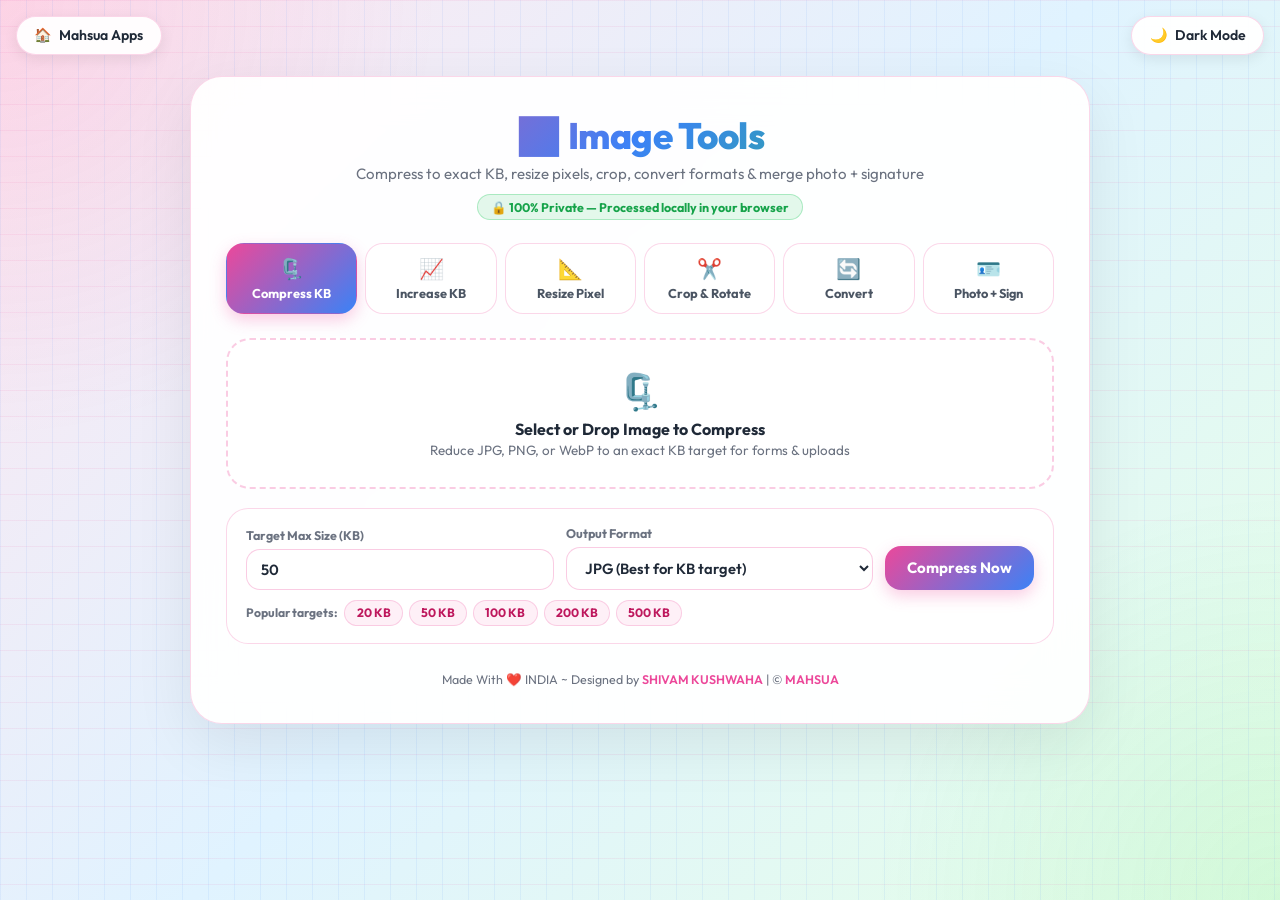
<file: image-tools/index.html>
<!DOCTYPE html>
<html lang="en">
<head>
    <meta charset="UTF-8">
    <meta name="viewport" content="width=device-width, initial-scale=1.0">
    <title>Image Tools - Mahsua Apps</title>
    <link rel="icon" href="../favicon.png" type="image/png">
    <link href="https://fonts.googleapis.com/css2?family=Outfit:wght@400;500;600;700;800&display=swap" rel="stylesheet">
    <!-- Google Ads -->
    <script async src="https://pagead2.googlesyndication.com/pagead/js/adsbygoogle.js?client=ca-pub-9351361840615541" crossorigin="anonymous"></script>
    <meta name="google-adsense-account" content="ca-pub-9351361840615541">
    <!-- Google tag (gtag.js) -->
    <script async src="https://www.googletagmanager.com/gtag/js?id=G-T3YBTXHNJY"></script>
    <script>
        window.dataLayer = window.dataLayer || [];
        function gtag(){dataLayer.push(arguments);}
        gtag('js', new Date());
        gtag('config', 'G-T3YBTXHNJY');
    </script>
    <style>
        * {
            margin: 0;
            padding: 0;
            box-sizing: border-box;
        }

        :root {
            --bg-gradient-start: #ffe6f0;
            --bg-gradient-middle: #e0f3ff;
            --bg-gradient-end: #e6ffe6;
            --container-bg: rgba(255, 255, 255, 0.94);
            --card-bg: rgba(255, 255, 255, 0.86);
            --text-color: #1f2937;
            --label-color: #4b5563;
            --muted-color: #6b7280;
            --input-bg: rgba(255, 255, 255, 0.96);
            --input-border: rgba(236, 72, 153, 0.28);
            --input-focus-border: #ec489a;
            --button-bg: linear-gradient(135deg, #ec489a, #3b82f6);
            --button-green-bg: linear-gradient(135deg, #22c55e, #16a34a);
            --button-shadow: rgba(236, 72, 153, 0.28);
            --glass-border: rgba(236, 72, 153, 0.22);
            --chip-bg: rgba(236, 72, 153, 0.08);
            --chip-border: rgba(236, 72, 153, 0.22);
            --chip-text: #be185d;
            --message-box-bg: #dcfce7;
            --message-box-text: #15803d;
            --message-box-border: #86efac;
            --message-box-error-bg: #fee2e2;
            --message-box-error-text: #dc2626;
            --message-box-error-border: #fecaca;
        }

        [data-mode="dark"] {
            --bg-gradient-start: #1a1a2e;
            --bg-gradient-middle: #16213e;
            --bg-gradient-end: #0f3460;
            --container-bg: rgba(20, 30, 48, 0.94);
            --card-bg: rgba(30, 41, 59, 0.86);
            --text-color: #f1f5f9;
            --label-color: #cbd5e1;
            --muted-color: #94a3b8;
            --input-bg: rgba(15, 23, 42, 0.88);
            --input-border: rgba(236, 72, 153, 0.35);
            --glass-border: rgba(236, 72, 153, 0.28);
            --chip-bg: rgba(236, 72, 153, 0.16);
            --chip-border: rgba(236, 72, 153, 0.35);
            --chip-text: #f9a8d4;
            --message-box-bg: #143325;
            --message-box-text: #34d399;
            --message-box-border: #10b981;
            --message-box-error-bg: #631717;
            --message-box-error-text: #fca5a5;
            --message-box-error-border: #ef4444;
        }

        body {
            font-family: 'Outfit', -apple-system, BlinkMacSystemFont, 'Segoe UI', sans-serif;
            background: linear-gradient(135deg, var(--bg-gradient-start) 0%, var(--bg-gradient-middle) 50%, var(--bg-gradient-end) 100%);
            color: var(--text-color);
            min-height: 100vh;
            padding: 76px 16px 36px;
            transition: background 0.3s ease, color 0.3s ease;
            position: relative;
        }

        body::before {
            content: '';
            position: fixed;
            inset: 0;
            pointer-events: none;
            background-image:
                linear-gradient(rgba(236, 72, 153, 0.08) 1px, transparent 1px),
                linear-gradient(90deg, rgba(59, 130, 246, 0.08) 1px, transparent 1px),
                radial-gradient(circle at top left, rgba(236, 72, 153, 0.12), transparent 28%),
                radial-gradient(circle at bottom right, rgba(34, 197, 94, 0.1), transparent 26%);
            background-size: 26px 26px, 26px 26px, 100% 100%, 100% 100%;
            z-index: 0;
        }

        .top-bar {
            position: fixed;
            top: 16px;
            left: 16px;
            right: 16px;
            display: flex;
            justify-content: space-between;
            align-items: center;
            z-index: 100;
            pointer-events: none;
        }

        .top-pill-btn {
            pointer-events: auto;
            padding: 0.58rem 1.08rem;
            background: var(--container-bg);
            backdrop-filter: blur(20px);
            color: var(--text-color);
            border: 1px solid var(--glass-border);
            border-radius: 50px;
            font-size: 0.88rem;
            font-weight: 600;
            cursor: pointer;
            text-decoration: none;
            transition: all 0.25s ease;
            box-shadow: 0 4px 14px rgba(0, 0, 0, 0.08);
            display: inline-flex;
            align-items: center;
            gap: 0.45rem;
            font-family: 'Outfit', sans-serif;
        }

        .top-pill-btn:hover {
            transform: translateY(-2px);
            box-shadow: 0 6px 18px rgba(236, 72, 153, 0.2);
        }

        .container {
            max-width: 900px;
            margin: 0 auto;
            background: var(--container-bg);
            backdrop-filter: blur(20px);
            border: 1px solid var(--glass-border);
            border-radius: 32px;
            box-shadow: 0 20px 60px rgba(0, 0, 0, 0.08);
            padding: 2.2rem;
            position: relative;
            z-index: 1;
            animation: riseIn 0.6s ease-out;
        }

        @keyframes riseIn {
            from { opacity: 0; transform: translateY(16px); }
            to { opacity: 1; transform: translateY(0); }
        }

        .header-row {
            text-align: center;
            margin-bottom: 1.4rem;
        }

        h1 {
            background: linear-gradient(135deg, #ec489a, #3b82f6, #22c55e);
            -webkit-background-clip: text;
            background-clip: text;
            color: transparent;
            font-size: 2.3rem;
            font-weight: 800;
            letter-spacing: -0.5px;
            margin-bottom: 0.3rem;
        }

        .subtitle {
            color: var(--muted-color);
            font-size: 0.94rem;
            margin-bottom: 0.7rem;
        }

        .privacy-badge {
            display: inline-flex;
            align-items: center;
            gap: 0.35rem;
            font-size: 0.78rem;
            font-weight: 700;
            padding: 0.28rem 0.8rem;
            border-radius: 50px;
            background: rgba(34, 197, 94, 0.12);
            color: #16a34a;
            border: 1px solid rgba(34, 197, 94, 0.3);
        }

        /* Tool Tabs */
        .tool-tabs {
            display: grid;
            grid-template-columns: repeat(6, 1fr);
            gap: 8px;
            margin-bottom: 1.5rem;
        }

        .tool-tab {
            padding: 0.75rem 0.45rem;
            border-radius: 18px;
            border: 1.5px solid var(--glass-border);
            background: var(--card-bg);
            color: var(--label-color);
            font-weight: 700;
            font-size: 0.8rem;
            cursor: pointer;
            font-family: 'Outfit', sans-serif;
            transition: all 0.2s ease;
            display: flex;
            flex-direction: column;
            align-items: center;
            gap: 4px;
            text-align: center;
        }

        .tool-tab .tab-icon {
            font-size: 1.25rem;
        }

        .tool-tab:hover {
            border-color: var(--input-focus-border);
            transform: translateY(-2px);
        }

        .tool-tab.active {
            background: var(--button-bg);
            color: #ffffff;
            border-color: transparent;
            box-shadow: 0 6px 16px var(--button-shadow);
        }

        /* Dropzone */
        .dropzone {
            border: 2px dashed var(--input-border);
            border-radius: 24px;
            background: var(--card-bg);
            padding: 1.85rem 1.25rem;
            text-align: center;
            cursor: pointer;
            transition: all 0.25s ease;
            margin-bottom: 1.15rem;
        }

        .dropzone:hover,
        .dropzone.dragover {
            border-color: #ec489a;
            background: rgba(236, 72, 153, 0.06);
        }

        .dropzone-icon {
            font-size: 2.2rem;
            margin-bottom: 0.35rem;
        }

        .dropzone-title {
            font-weight: 700;
            font-size: 1rem;
            color: var(--text-color);
            margin-bottom: 0.2rem;
        }

        .dropzone-sub {
            font-size: 0.84rem;
            color: var(--muted-color);
        }

        /* Options Bar */
        .options-card {
            background: var(--card-bg);
            border: 1px solid var(--glass-border);
            border-radius: 22px;
            padding: 1.1rem 1.2rem;
            margin-bottom: 1.15rem;
        }

        .options-row {
            display: flex;
            flex-wrap: wrap;
            gap: 12px;
            align-items: end;
        }

        .opt-field {
            flex: 1;
            min-width: 140px;
        }

        .opt-field label {
            display: block;
            font-size: 0.78rem;
            font-weight: 700;
            color: var(--muted-color);
            margin-bottom: 0.35rem;
        }

        .opt-field select,
        .opt-field input {
            width: 100%;
            padding: 0.62rem 0.85rem;
            border-radius: 14px;
            border: 1.5px solid var(--input-border);
            background: var(--input-bg);
            color: var(--text-color);
            font-family: 'Outfit', sans-serif;
            font-size: 0.92rem;
            font-weight: 600;
        }

        .opt-field select:focus,
        .opt-field input:focus {
            outline: none;
            border-color: var(--input-focus-border);
        }

        .preset-chips {
            display: flex;
            flex-wrap: wrap;
            gap: 6px;
            margin-top: 10px;
            align-items: center;
        }

        .preset-label {
            font-size: 0.76rem;
            font-weight: 700;
            color: var(--muted-color);
        }

        .chip-btn {
            padding: 0.28rem 0.7rem;
            font-size: 0.76rem;
            font-weight: 700;
            border-radius: 50px;
            background: var(--chip-bg);
            border: 1px solid var(--chip-border);
            color: var(--chip-text);
            cursor: pointer;
            font-family: 'Outfit', sans-serif;
            transition: all 0.2s ease;
        }

        .chip-btn:hover {
            background: var(--button-bg);
            color: #ffffff;
            border-color: transparent;
        }

        .primary-btn {
            padding: 0.78rem 1.35rem;
            border: none;
            border-radius: 16px;
            font-size: 0.94rem;
            font-weight: 700;
            color: #ffffff;
            background: var(--button-bg);
            box-shadow: 0 6px 16px var(--button-shadow);
            cursor: pointer;
            font-family: 'Outfit', sans-serif;
            transition: all 0.2s ease;
        }

        .primary-btn.green {
            background: var(--button-green-bg);
            box-shadow: 0 6px 16px rgba(34, 197, 94, 0.25);
        }

        .primary-btn:hover:not(:disabled) {
            transform: translateY(-2px);
        }

        /* Result Preview Box */
        .preview-grid {
            display: grid;
            grid-template-columns: 1fr 1fr;
            gap: 14px;
            margin-top: 1rem;
        }

        .preview-box {
            background: var(--card-bg);
            border: 1px solid var(--glass-border);
            border-radius: 20px;
            padding: 1rem;
            text-align: center;
        }

        .preview-box-header {
            display: flex;
            justify-content: space-between;
            align-items: center;
            margin-bottom: 0.65rem;
            font-size: 0.84rem;
            font-weight: 700;
            color: var(--label-color);
        }

        .size-pill {
            font-size: 0.76rem;
            font-weight: 700;
            padding: 0.2rem 0.6rem;
            border-radius: 50px;
            background: var(--chip-bg);
            color: var(--chip-text);
        }

        .size-pill.green {
            background: rgba(34, 197, 94, 0.14);
            color: #16a34a;
        }

        .preview-box img {
            max-width: 100%;
            max-height: 260px;
            object-fit: contain;
            border-radius: 12px;
            background: #ffffff;
            border: 1px solid rgba(0, 0, 0, 0.06);
        }

        .dual-upload-grid {
            display: grid;
            grid-template-columns: 1fr 1fr;
            gap: 12px;
            margin-bottom: 1rem;
        }

        .copyright {
            margin-top: 1.75rem;
            font-size: 0.78rem;
            text-align: center;
            color: var(--muted-color);
        }

        .copyright a {
            color: #ec489a;
            text-decoration: none;
            font-weight: 600;
        }

        .message-box {
            position: fixed;
            top: 20px;
            left: 50%;
            transform: translateX(-50%);
            background-color: var(--message-box-bg);
            color: var(--message-box-text);
            padding: 0.8rem 1.35rem;
            border-radius: 50px;
            box-shadow: 0 6px 18px rgba(0, 0, 0, 0.15);
            z-index: 1000;
            opacity: 0;
            visibility: hidden;
            transition: all 0.3s ease;
            border: 1px solid var(--message-box-border);
            font-weight: 600;
            font-size: 0.88rem;
        }

        .message-box.show {
            opacity: 1;
            visibility: visible;
        }

        .message-box.error {
            background-color: var(--message-box-error-bg);
            color: var(--message-box-error-text);
            border-color: var(--message-box-error-border);
        }

        .hidden {
            display: none !important;
        }

        @media (max-width: 720px) {
            body {
                padding: 68px 12px 24px;
            }
            .container {
                padding: 1.35rem;
                border-radius: 24px;
            }
            h1 {
                font-size: 1.85rem;
            }
            .tool-tabs {
                grid-template-columns: repeat(3, 1fr);
            }
            .preview-grid,
            .dual-upload-grid {
                grid-template-columns: 1fr;
            }
        }
    </style>
</head>
<body>
    <div class="top-bar">
        <a href="https://apps.mahsua.com/" class="top-pill-btn">
            <span>🏠</span> <span>Mahsua Apps</span>
        </a>
        <button id="modeToggleBtn" class="top-pill-btn" onclick="toggleDarkMode()">
            <span id="modeIcon">🌙</span> <span id="modeText">Dark Mode</span>
        </button>
    </div>

    <div class="container">
        <div class="header-row">
            <h1>🖼️ Image Tools</h1>
            <p class="subtitle">Compress to exact KB, resize pixels, crop, convert formats &amp; merge photo + signature</p>
            <span class="privacy-badge">🔒 100% Private — Processed locally in your browser</span>
        </div>

        <!-- Tool Tabs -->
        <div class="tool-tabs">
            <button type="button" class="tool-tab active" data-tool="compress" onclick="switchTool('compress', this)">
                <span class="tab-icon">🗜️</span><span>Compress KB</span>
            </button>
            <button type="button" class="tool-tab" data-tool="increase" onclick="switchTool('increase', this)">
                <span class="tab-icon">📈</span><span>Increase KB</span>
            </button>
            <button type="button" class="tool-tab" data-tool="resize" onclick="switchTool('resize', this)">
                <span class="tab-icon">📐</span><span>Resize Pixel</span>
            </button>
            <button type="button" class="tool-tab" data-tool="crop" onclick="switchTool('crop', this)">
                <span class="tab-icon">✂️</span><span>Crop &amp; Rotate</span>
            </button>
            <button type="button" class="tool-tab" data-tool="convert" onclick="switchTool('convert', this)">
                <span class="tab-icon">🔄</span><span>Convert</span>
            </button>
            <button type="button" class="tool-tab" data-tool="signature" onclick="switchTool('signature', this)">
                <span class="tab-icon">🪪</span><span>Photo + Sign</span>
            </button>
        </div>

        <!-- 1. COMPRESS TO EXACT KB -->
        <div id="panel-compress" class="tool-panel">
            <div class="dropzone" onclick="document.getElementById('compressInput').click()" ondragover="handleDragOver(event)" ondragleave="handleDragLeave(event)" ondrop="handleDrop(event, 'compressInput')">
                <div class="dropzone-icon">🗜️</div>
                <div class="dropzone-title">Select or Drop Image to Compress</div>
                <div class="dropzone-sub" id="compressFileLabel">Reduce JPG, PNG, or WebP to an exact KB target for forms &amp; uploads</div>
                <input type="file" id="compressInput" accept="image/*" class="hidden">
            </div>

            <div class="options-card">
                <div class="options-row">
                    <div class="opt-field">
                        <label for="targetKbInput">Target Max Size (KB)</label>
                        <input type="number" id="targetKbInput" min="5" max="10000" value="50">
                    </div>
                    <div class="opt-field">
                        <label for="compressFormatSelect">Output Format</label>
                        <select id="compressFormatSelect">
                            <option value="image/jpeg">JPG (Best for KB target)</option>
                            <option value="image/webp">WebP</option>
                        </select>
                    </div>
                    <button type="button" class="primary-btn" onclick="runCompressToKb()">Compress Now</button>
                </div>
                <div class="preset-chips">
                    <span class="preset-label">Popular targets:</span>
                    <button type="button" class="chip-btn" onclick="setTargetKb(20)">20 KB</button>
                    <button type="button" class="chip-btn" onclick="setTargetKb(50)">50 KB</button>
                    <button type="button" class="chip-btn" onclick="setTargetKb(100)">100 KB</button>
                    <button type="button" class="chip-btn" onclick="setTargetKb(200)">200 KB</button>
                    <button type="button" class="chip-btn" onclick="setTargetKb(500)">500 KB</button>
                </div>
            </div>

            <div id="compressResults" class="preview-grid hidden">
                <div class="preview-box">
                    <div class="preview-box-header">
                        <span>Original</span>
                        <span class="size-pill" id="compressOrigSize">0 KB</span>
                    </div>
                    <img id="compressOrigImg" alt="Original">
                </div>
                <div class="preview-box">
                    <div class="preview-box-header">
                        <span>Compressed</span>
                        <span class="size-pill green" id="compressNewSize">0 KB</span>
                    </div>
                    <img id="compressNewImg" alt="Compressed">
                    <div style="margin-top:10px;">
                        <button type="button" class="primary-btn green" id="downloadCompressBtn" style="width:100%;">⬇ Download Compressed</button>
                    </div>
                </div>
            </div>
        </div>

        <!-- 2. INCREASE IMAGE SIZE IN KB -->
        <div id="panel-increase" class="tool-panel hidden">
            <div class="dropzone" onclick="document.getElementById('increaseInput').click()" ondragover="handleDragOver(event)" ondragleave="handleDragLeave(event)" ondrop="handleDrop(event, 'increaseInput')">
                <div class="dropzone-icon">📈</div>
                <div class="dropzone-title">Select or Drop Image to Increase Size</div>
                <div class="dropzone-sub" id="increaseFileLabel">Boost file size to meet minimum KB requirements</div>
                <input type="file" id="increaseInput" accept="image/*" class="hidden">
            </div>

            <div class="options-card">
                <div class="options-row">
                    <div class="opt-field">
                        <label for="increaseTargetKb">Desired Size (KB)</label>
                        <input type="number" id="increaseTargetKb" min="10" max="10000" value="100">
                    </div>
                    <button type="button" class="primary-btn green" onclick="runIncreaseKb()">Increase &amp; Download</button>
                </div>
                <div class="preset-chips">
                    <span class="preset-label">Quick targets:</span>
                    <button type="button" class="chip-btn" onclick="document.getElementById('increaseTargetKb').value=50">50 KB</button>
                    <button type="button" class="chip-btn" onclick="document.getElementById('increaseTargetKb').value=100">100 KB</button>
                    <button type="button" class="chip-btn" onclick="document.getElementById('increaseTargetKb').value=250">250 KB</button>
                    <button type="button" class="chip-btn" onclick="document.getElementById('increaseTargetKb').value=500">500 KB</button>
                </div>
            </div>
        </div>

        <!-- 3. RESIZE IMAGE PIXEL -->
        <div id="panel-resize" class="tool-panel hidden">
            <div class="dropzone" onclick="document.getElementById('resizeInput').click()" ondragover="handleDragOver(event)" ondragleave="handleDragLeave(event)" ondrop="handleDrop(event, 'resizeInput')">
                <div class="dropzone-icon">📐</div>
                <div class="dropzone-title">Select or Drop Image to Resize</div>
                <div class="dropzone-sub" id="resizeFileLabel">Resize to exact pixel dimensions with optional aspect lock</div>
                <input type="file" id="resizeInput" accept="image/*" class="hidden">
            </div>

            <div class="options-card">
                <div class="options-row">
                    <div class="opt-field">
                        <label for="resizeWidth">Width (px)</label>
                        <input type="number" id="resizeWidth" min="1" max="8000" placeholder="Width">
                    </div>
                    <div class="opt-field">
                        <label for="resizeHeight">Height (px)</label>
                        <input type="number" id="resizeHeight" min="1" max="8000" placeholder="Height">
                    </div>
                    <div class="opt-field" style="flex:0.7;">
                        <label for="resizeLockAspect">Aspect Ratio</label>
                        <select id="resizeLockAspect">
                            <option value="lock">Locked</option>
                            <option value="free">Custom</option>
                        </select>
                    </div>
                    <button type="button" class="primary-btn green" onclick="runResize()">Resize &amp; Download</button>
                </div>
                <div class="preset-chips">
                    <span class="preset-label">Presets:</span>
                    <button type="button" class="chip-btn" onclick="setResizePreset(413, 531)">Passport (413×531)</button>
                    <button type="button" class="chip-btn" onclick="setResizePreset(200, 230)">Exam Photo (200×230)</button>
                    <button type="button" class="chip-btn" onclick="setResizePreset(140, 60)">Signature (140×60)</button>
                    <button type="button" class="chip-btn" onclick="setResizePreset(1080, 1080)">Square (1080×1080)</button>
                    <button type="button" class="chip-btn" onclick="setResizePreset(1280, 720)">YouTube (1280×720)</button>
                </div>
            </div>
        </div>

        <!-- 4. CROP & ROTATE -->
        <div id="panel-crop" class="tool-panel hidden">
            <div class="dropzone" onclick="document.getElementById('cropInput').click()" ondragover="handleDragOver(event)" ondragleave="handleDragLeave(event)" ondrop="handleDrop(event, 'cropInput')">
                <div class="dropzone-icon">✂️</div>
                <div class="dropzone-title">Select or Drop Image to Crop / Rotate</div>
                <div class="dropzone-sub" id="cropFileLabel">Center-crop to aspect ratios, rotate 90°, or flip</div>
                <input type="file" id="cropInput" accept="image/*" class="hidden">
            </div>

            <div class="options-card">
                <div class="options-row">
                    <div class="opt-field">
                        <label for="cropRatioSelect">Crop Aspect Ratio</label>
                        <select id="cropRatioSelect" onchange="renderCropPreview()">
                            <option value="original">Original (No Crop)</option>
                            <option value="1:1">1:1 Square</option>
                            <option value="3:4">3:4 Portrait / Exam</option>
                            <option value="35:45">Passport (35×45)</option>
                            <option value="4:3">4:3 Standard</option>
                            <option value="16:9">16:9 Widescreen</option>
                        </select>
                    </div>
                    <button type="button" class="primary-btn" onclick="rotateCropImg()">↻ Rotate 90°</button>
                    <button type="button" class="primary-btn" onclick="flipCropImg()">⇄ Flip</button>
                    <button type="button" class="primary-btn green" onclick="downloadCropResult()">⬇ Download</button>
                </div>
            </div>

            <div id="cropPreviewWrap" class="preview-box hidden">
                <div class="preview-box-header">
                    <span>Preview</span>
                    <span class="size-pill green" id="cropDimLabel">0 × 0 px</span>
                </div>
                <canvas id="cropCanvas" style="max-width:100%; max-height:320px; border-radius:12px; border:1px solid rgba(0,0,0,0.08);"></canvas>
            </div>
        </div>

        <!-- 5. CONVERT FORMAT -->
        <div id="panel-convert" class="tool-panel hidden">
            <div class="dropzone" onclick="document.getElementById('convertInput').click()" ondragover="handleDragOver(event)" ondragleave="handleDragLeave(event)" ondrop="handleDrop(event, 'convertInput')">
                <div class="dropzone-icon">🔄</div>
                <div class="dropzone-title">Select or Drop Image to Convert</div>
                <div class="dropzone-sub" id="convertFileLabel">Convert between JPG, PNG, and WebP</div>
                <input type="file" id="convertInput" accept="image/*" class="hidden">
            </div>

            <div class="options-card">
                <div class="options-row">
                    <div class="opt-field">
                        <label for="convertFormatSelect">Convert To</label>
                        <select id="convertFormatSelect">
                            <option value="image/jpeg">JPG (.jpg)</option>
                            <option value="image/png">PNG (.png)</option>
                            <option value="image/webp">WebP (.webp)</option>
                        </select>
                    </div>
                    <div class="opt-field">
                        <label for="convertQuality">Quality (%)</label>
                        <input type="number" id="convertQuality" min="10" max="100" value="92">
                    </div>
                    <button type="button" class="primary-btn green" onclick="runConvertFormat()">Convert &amp; Download</button>
                </div>
            </div>
        </div>

        <!-- 6. MERGE PHOTO & SIGNATURE -->
        <div id="panel-signature" class="tool-panel hidden">
            <div class="dual-upload-grid">
                <div class="dropzone" style="margin-bottom:0;" onclick="document.getElementById('sigPhotoInput').click()">
                    <div class="dropzone-icon">🧑</div>
                    <div class="dropzone-title">1. Upload Photo</div>
                    <div class="dropzone-sub" id="sigPhotoLabel">Passport / ID photo</div>
                    <input type="file" id="sigPhotoInput" accept="image/*" class="hidden">
                </div>
                <div class="dropzone" style="margin-bottom:0;" onclick="document.getElementById('sigSignInput').click()">
                    <div class="dropzone-icon">✍️</div>
                    <div class="dropzone-title">2. Upload Signature</div>
                    <div class="dropzone-sub" id="sigSignLabel">Signature image</div>
                    <input type="file" id="sigSignInput" accept="image/*" class="hidden">
                </div>
            </div>

            <div class="options-card">
                <div class="options-row">
                    <div class="opt-field">
                        <label for="sigCaptionInput">Optional Name / Date Below Photo</label>
                        <input type="text" id="sigCaptionInput" placeholder="e.g. Name • 21-11-2026">
                    </div>
                    <button type="button" class="primary-btn green" onclick="runMergePhotoSign()">🪪 Merge &amp; Download JPG</button>
                </div>
            </div>
        </div>

        <div class="copyright">
            Made With ❤️ INDIA ~ Designed by <a href="https://proshivamkushwaha.mahsua.com" target="_blank">SHIVAM KUSHWAHA</a> | © <a href="https://www.mahsua.com" target="_blank">MAHSUA</a>
        </div>
    </div>

    <div id="messageBox" class="message-box"></div>

    <script>
        const modeIcon = document.getElementById('modeIcon');
        const modeText = document.getElementById('modeText');
        const messageBox = document.getElementById('messageBox');
        let currentAppMode = localStorage.getItem('displayMode') || 'light';

        let compressFile = null;
        let compressedBlob = null;
        let increaseFile = null;
        let resizeImg = null;
        let resizeFileName = 'resized.jpg';
        let cropImg = null;
        let cropRotation = 0;
        let cropFlipX = false;
        let convertFile = null;
        let sigPhotoImg = null;
        let sigSignImg = null;

        function applyAppMode(mode) {
            currentAppMode = mode;
            document.body.setAttribute('data-mode', mode);
            localStorage.setItem('displayMode', mode);
            modeIcon.textContent = mode === 'dark' ? '☀️' : '🌙';
            modeText.textContent = mode === 'dark' ? 'Light Mode' : 'Dark Mode';
        }

        function toggleDarkMode() {
            applyAppMode(currentAppMode === 'light' ? 'dark' : 'light');
        }

        function switchTool(toolId, btn) {
            document.querySelectorAll('.tool-tab').forEach(t => t.classList.remove('active'));
            if (btn) btn.classList.add('active');
            document.querySelectorAll('.tool-panel').forEach(p => p.classList.add('hidden'));
            document.getElementById(`panel-${toolId}`).classList.remove('hidden');
        }

        function handleDragOver(e) {
            e.preventDefault();
            e.currentTarget.classList.add('dragover');
        }

        function handleDragLeave(e) {
            e.currentTarget.classList.remove('dragover');
        }

        function handleDrop(e, inputId) {
            e.preventDefault();
            e.currentTarget.classList.remove('dragover');
            const input = document.getElementById(inputId);
            if (e.dataTransfer.files && e.dataTransfer.files.length > 0) {
                const dt = new DataTransfer();
                Array.from(e.dataTransfer.files).forEach(f => dt.items.add(f));
                input.files = dt.files;
                input.dispatchEvent(new Event('change'));
            }
        }

        function formatKb(bytes) {
            return `${(bytes / 1024).toFixed(1)} KB`;
        }

        function displayMessage(msg, type = 'success') {
            messageBox.textContent = msg;
            messageBox.className = 'message-box show' + (type === 'error' ? ' error' : '');
            setTimeout(() => messageBox.classList.remove('show'), 2800);
        }

        function loadImageFromFile(file) {
            return new Promise((resolve, reject) => {
                const img = new Image();
                const url = URL.createObjectURL(file);
                img.onload = () => resolve({ img, url });
                img.onerror = reject;
                img.src = url;
            });
        }

        function canvasToBlob(canvas, mime, quality) {
            return new Promise(resolve => canvas.toBlob(resolve, mime, quality));
        }

        function downloadBlob(blob, filename) {
            const url = URL.createObjectURL(blob);
            const a = document.createElement('a');
            a.href = url;
            a.download = filename;
            a.click();
            setTimeout(() => URL.revokeObjectURL(url), 1500);
        }

        // 1. COMPRESS TO EXACT KB
        document.getElementById('compressInput').addEventListener('change', (e) => {
            const file = e.target.files[0];
            if (!file) return;
            compressFile = file;
            document.getElementById('compressFileLabel').textContent = `Selected: ${file.name} (${formatKb(file.size)})`;
            document.getElementById('compressResults').classList.add('hidden');
        });

        function setTargetKb(kb) {
            document.getElementById('targetKbInput').value = kb;
        }

        async function runCompressToKb() {
            if (!compressFile) {
                displayMessage('Please select an image first.', 'error');
                return;
            }
            const targetKb = Math.max(5, parseFloat(document.getElementById('targetKbInput').value) || 50);
            const targetBytes = targetKb * 1024;
            const mime = document.getElementById('compressFormatSelect').value;
            const ext = mime === 'image/webp' ? 'webp' : 'jpg';

            const { img, url } = await loadImageFromFile(compressFile);
            let scale = 1;
            let bestBlob = null;

            // Try quality binary search first, then scale down if still above target
            for (let attempt = 0; attempt < 6; attempt++) {
                const canvas = document.createElement('canvas');
                canvas.width = Math.max(1, Math.round(img.width * scale));
                canvas.height = Math.max(1, Math.round(img.height * scale));
                const ctx = canvas.getContext('2d');
                ctx.fillStyle = '#ffffff';
                ctx.fillRect(0, 0, canvas.width, canvas.height);
                ctx.drawImage(img, 0, 0, canvas.width, canvas.height);

                let low = 0.05;
                let high = 0.95;
                let candidate = await canvasToBlob(canvas, mime, 0.92);

                if (candidate.size <= targetBytes) {
                    bestBlob = candidate;
                    break;
                }

                for (let step = 0; step < 8; step++) {
                    const mid = (low + high) / 2;
                    const b = await canvasToBlob(canvas, mime, mid);
                    if (b.size <= targetBytes) {
                        bestBlob = b;
                        low = mid;
                    } else {
                        high = mid;
                    }
                }

                if (bestBlob && bestBlob.size <= targetBytes) break;
                scale *= 0.75;
                if (!bestBlob) bestBlob = await canvasToBlob(canvas, mime, 0.08);
            }

            compressedBlob = bestBlob;
            document.getElementById('compressOrigImg').src = url;
            document.getElementById('compressOrigSize').textContent = formatKb(compressFile.size);
            document.getElementById('compressNewImg').src = URL.createObjectURL(compressedBlob);
            document.getElementById('compressNewSize').textContent = formatKb(compressedBlob.size);
            document.getElementById('compressResults').classList.remove('hidden');

            document.getElementById('downloadCompressBtn').onclick = () => {
                const base = compressFile.name.replace(/\.[^.]+$/, '');
                downloadBlob(compressedBlob, `${base}-${targetKb}kb.${ext}`);
            };
            displayMessage(`Compressed to ${formatKb(compressedBlob.size)}!`);
        }

        // 2. INCREASE IMAGE SIZE IN KB
        document.getElementById('increaseInput').addEventListener('change', (e) => {
            const file = e.target.files[0];
            if (!file) return;
            increaseFile = file;
            document.getElementById('increaseFileLabel').textContent = `Selected: ${file.name} (${formatKb(file.size)})`;
        });

        async function runIncreaseKb() {
            if (!increaseFile) {
                displayMessage('Please select an image first.', 'error');
                return;
            }
            const targetKb = Math.max(10, parseFloat(document.getElementById('increaseTargetKb').value) || 100);
            const targetBytes = targetKb * 1024;
            const { img } = await loadImageFromFile(increaseFile);

            let scale = 1;
            let blob = null;
            for (let i = 0; i < 6; i++) {
                const canvas = document.createElement('canvas');
                canvas.width = Math.round(img.width * scale);
                canvas.height = Math.round(img.height * scale);
                const ctx = canvas.getContext('2d');
                ctx.fillStyle = '#ffffff';
                ctx.fillRect(0, 0, canvas.width, canvas.height);
                ctx.drawImage(img, 0, 0, canvas.width, canvas.height);
                blob = await canvasToBlob(canvas, 'image/jpeg', 1.0);
                if (blob.size >= targetBytes) break;
                scale *= 1.35;
            }

            // If still slightly below targetBytes, pad safely with JPEG comment bytes
            if (blob.size < targetBytes) {
                const padCount = Math.ceil(targetBytes - blob.size);
                const padding = new Uint8Array(padCount);
                blob = new Blob([blob, padding], { type: 'image/jpeg' });
            }

            const base = increaseFile.name.replace(/\.[^.]+$/, '');
            downloadBlob(blob, `${base}-${targetKb}kb.jpg`);
            displayMessage(`Increased to ${formatKb(blob.size)}!`);
        }

        // 3. RESIZE IMAGE PIXEL
        const resizeW = document.getElementById('resizeWidth');
        const resizeH = document.getElementById('resizeHeight');
        const resizeLock = document.getElementById('resizeLockAspect');

        document.getElementById('resizeInput').addEventListener('change', async (e) => {
            const file = e.target.files[0];
            if (!file) return;
            resizeFileName = file.name.replace(/\.[^.]+$/, '') + '-resized.jpg';
            const { img } = await loadImageFromFile(file);
            resizeImg = img;
            resizeW.value = img.width;
            resizeH.value = img.height;
            document.getElementById('resizeFileLabel').textContent = `Selected: ${file.name} (${img.width}×${img.height} px)`;
        });

        resizeW.addEventListener('input', () => {
            if (resizeImg && resizeLock.value === 'lock') {
                const w = parseInt(resizeW.value, 10);
                if (w > 0) resizeH.value = Math.round((w / resizeImg.width) * resizeImg.height);
            }
        });

        resizeH.addEventListener('input', () => {
            if (resizeImg && resizeLock.value === 'lock') {
                const h = parseInt(resizeH.value, 10);
                if (h > 0) resizeW.value = Math.round((h / resizeImg.height) * resizeImg.width);
            }
        });

        function setResizePreset(w, h) {
            resizeLock.value = 'free';
            resizeW.value = w;
            resizeH.value = h;
        }

        async function runResize() {
            if (!resizeImg) {
                displayMessage('Please select an image first.', 'error');
                return;
            }
            const w = Math.max(1, parseInt(resizeW.value, 10) || resizeImg.width);
            const h = Math.max(1, parseInt(resizeH.value, 10) || resizeImg.height);
            const canvas = document.createElement('canvas');
            canvas.width = w;
            canvas.height = h;
            const ctx = canvas.getContext('2d');
            ctx.fillStyle = '#ffffff';
            ctx.fillRect(0, 0, w, h);
            ctx.drawImage(resizeImg, 0, 0, w, h);
            const blob = await canvasToBlob(canvas, 'image/jpeg', 0.92);
            downloadBlob(blob, resizeFileName);
            displayMessage(`Resized to ${w}×${h} px!`);
        }

        // 4. CROP & ROTATE
        document.getElementById('cropInput').addEventListener('change', async (e) => {
            const file = e.target.files[0];
            if (!file) return;
            const { img } = await loadImageFromFile(file);
            cropImg = img;
            cropRotation = 0;
            cropFlipX = false;
            document.getElementById('cropFileLabel').textContent = `Selected: ${file.name}`;
            document.getElementById('cropPreviewWrap').classList.remove('hidden');
            renderCropPreview();
        });

        function rotateCropImg() {
            if (!cropImg) return;
            cropRotation = (cropRotation + 90) % 360;
            renderCropPreview();
        }

        function flipCropImg() {
            if (!cropImg) return;
            cropFlipX = !cropFlipX;
            renderCropPreview();
        }

        function renderCropPreview() {
            if (!cropImg) return;
            const ratioVal = document.getElementById('cropRatioSelect').value;
            const canvas = document.getElementById('cropCanvas');
            const ctx = canvas.getContext('2d');

            const rotatedSwap = cropRotation === 90 || cropRotation === 270;
            const fullW = rotatedSwap ? cropImg.height : cropImg.width;
            const fullH = rotatedSwap ? cropImg.width : cropImg.height;

            // Draw rotated/flipped full image on temp canvas
            const tmp = document.createElement('canvas');
            tmp.width = fullW;
            tmp.height = fullH;
            const tctx = tmp.getContext('2d');
            tctx.translate(fullW / 2, fullH / 2);
            tctx.rotate((cropRotation * Math.PI) / 180);
            if (cropFlipX) tctx.scale(-1, 1);
            tctx.drawImage(cropImg, -cropImg.width / 2, -cropImg.height / 2);

            let cw = fullW;
            let ch = fullH;
            if (ratioVal !== 'original') {
                const [rw, rh] = ratioVal.split(':').map(Number);
                const targetRatio = rw / rh;
                if (fullW / fullH > targetRatio) {
                    cw = Math.round(fullH * targetRatio);
                    ch = fullH;
                } else {
                    cw = fullW;
                    ch = Math.round(fullW / targetRatio);
                }
            }

            const sx = Math.round((fullW - cw) / 2);
            const sy = Math.round((fullH - ch) / 2);
            canvas.width = cw;
            canvas.height = ch;
            ctx.drawImage(tmp, sx, sy, cw, ch, 0, 0, cw, ch);
            document.getElementById('cropDimLabel').textContent = `${cw} × ${ch} px`;
        }

        async function downloadCropResult() {
            if (!cropImg) {
                displayMessage('Please select an image first.', 'error');
                return;
            }
            const blob = await canvasToBlob(document.getElementById('cropCanvas'), 'image/png', 1.0);
            downloadBlob(blob, 'mahsua-edited-image.png');
            displayMessage('Edited image downloaded!');
        }

        // 5. CONVERT FORMAT
        document.getElementById('convertInput').addEventListener('change', (e) => {
            const file = e.target.files[0];
            if (!file) return;
            convertFile = file;
            document.getElementById('convertFileLabel').textContent = `Selected: ${file.name} (${formatKb(file.size)})`;
        });

        async function runConvertFormat() {
            if (!convertFile) {
                displayMessage('Please select an image first.', 'error');
                return;
            }
            const mime = document.getElementById('convertFormatSelect').value;
            const ext = mime === 'image/png' ? 'png' : (mime === 'image/webp' ? 'webp' : 'jpg');
            const quality = Math.min(1, Math.max(0.1, (parseFloat(document.getElementById('convertQuality').value) || 92) / 100));

            const { img } = await loadImageFromFile(convertFile);
            const canvas = document.createElement('canvas');
            canvas.width = img.width;
            canvas.height = img.height;
            const ctx = canvas.getContext('2d');
            if (mime === 'image/jpeg') {
                ctx.fillStyle = '#ffffff';
                ctx.fillRect(0, 0, canvas.width, canvas.height);
            }
            ctx.drawImage(img, 0, 0);
            const blob = await canvasToBlob(canvas, mime, quality);
            const base = convertFile.name.replace(/\.[^.]+$/, '');
            downloadBlob(blob, `${base}.${ext}`);
            displayMessage(`Converted to ${ext.toUpperCase()}!`);
        }

        // 6. MERGE PHOTO + SIGNATURE
        document.getElementById('sigPhotoInput').addEventListener('change', async (e) => {
            const file = e.target.files[0];
            if (!file) return;
            sigPhotoImg = (await loadImageFromFile(file)).img;
            document.getElementById('sigPhotoLabel').textContent = `Loaded: ${file.name}`;
        });

        document.getElementById('sigSignInput').addEventListener('change', async (e) => {
            const file = e.target.files[0];
            if (!file) return;
            sigSignImg = (await loadImageFromFile(file)).img;
            document.getElementById('sigSignLabel').textContent = `Loaded: ${file.name}`;
        });

        async function runMergePhotoSign() {
            if (!sigPhotoImg || !sigSignImg) {
                displayMessage('Please upload both a photo and a signature.', 'error');
                return;
            }
            const caption = document.getElementById('sigCaptionInput').value.trim();
            const width = 420;
            const photoH = Math.round((width / sigPhotoImg.width) * sigPhotoImg.height);
            const signH = Math.round((width / sigSignImg.width) * sigSignImg.height);
            const captionH = caption ? 42 : 0;
            const gap = 16;
            const totalH = photoH + captionH + gap + signH + 24;

            const canvas = document.createElement('canvas');
            canvas.width = width + 24;
            canvas.height = totalH;
            const ctx = canvas.getContext('2d');
            ctx.fillStyle = '#ffffff';
            ctx.fillRect(0, 0, canvas.width, canvas.height);

            ctx.drawImage(sigPhotoImg, 12, 12, width, photoH);
            let y = 12 + photoH;

            if (caption) {
                ctx.fillStyle = '#111827';
                ctx.font = 'bold 20px Outfit, Arial, sans-serif';
                ctx.textAlign = 'center';
                ctx.fillText(caption, canvas.width / 2, y + 28);
                y += captionH;
            }

            ctx.drawImage(sigSignImg, 12, y + gap, width, signH);
            const blob = await canvasToBlob(canvas, 'image/jpeg', 0.92);
            downloadBlob(blob, 'mahsua-photo-signature.jpg');
            displayMessage('Photo & signature merged!');
        }

        window.onload = function() {
            applyAppMode(currentAppMode);
        };
    </script>
</body>
</html>
</file>
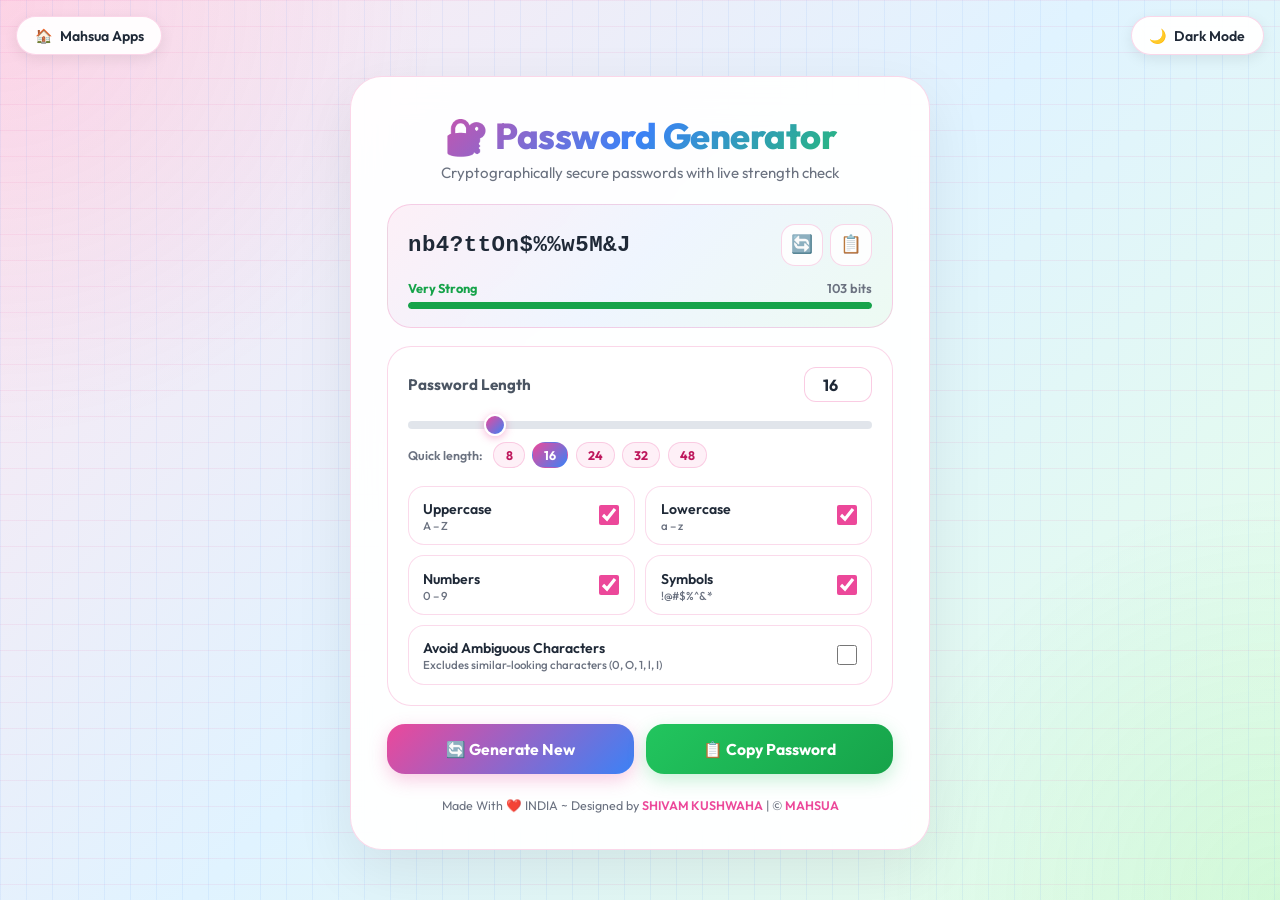
<file: password-generator/index.html>
<!DOCTYPE html>
<html lang="en">
<head>
    <meta charset="UTF-8">
    <meta name="viewport" content="width=device-width, initial-scale=1.0">
    <title>Password Generator - Mahsua Apps</title>
    <link rel="icon" href="../favicon.png" type="image/png">
    <link href="https://fonts.googleapis.com/css2?family=Outfit:wght@400;500;600;700;800&display=swap" rel="stylesheet">
    <!-- Google Ads -->
    <script async src="https://pagead2.googlesyndication.com/pagead/js/adsbygoogle.js?client=ca-pub-9351361840615541" crossorigin="anonymous"></script>
    <meta name="google-adsense-account" content="ca-pub-9351361840615541">
    <!-- Google tag (gtag.js) -->
    <script async src="https://www.googletagmanager.com/gtag/js?id=G-T3YBTXHNJY"></script>
    <script>
        window.dataLayer = window.dataLayer || [];
        function gtag(){dataLayer.push(arguments);}
        gtag('js', new Date());
        gtag('config', 'G-T3YBTXHNJY');
    </script>
    <style>
        * {
            margin: 0;
            padding: 0;
            box-sizing: border-box;
        }

        :root {
            /* Light Mode - Pink, Blue, Green Theme */
            --bg-gradient-start: #ffe6f0;
            --bg-gradient-middle: #e0f3ff;
            --bg-gradient-end: #e6ffe6;
            --container-bg: rgba(255, 255, 255, 0.94);
            --card-bg: rgba(255, 255, 255, 0.85);
            --text-color: #1f2937;
            --label-color: #4b5563;
            --muted-color: #6b7280;
            --input-bg: rgba(255, 255, 255, 0.96);
            --input-border: rgba(236, 72, 153, 0.28);
            --input-focus-border: #ec489a;
            --button-bg: linear-gradient(135deg, #ec489a, #3b82f6);
            --button-hover-bg: linear-gradient(135deg, #db2777, #2563eb);
            --button-green-bg: linear-gradient(135deg, #22c55e, #16a34a);
            --button-shadow: rgba(236, 72, 153, 0.28);
            --result-border: rgba(236, 72, 153, 0.2);
            --result-item-bg: rgba(255, 255, 255, 0.82);
            --chip-bg: rgba(236, 72, 153, 0.08);
            --chip-border: rgba(236, 72, 153, 0.22);
            --chip-text: #be185d;
            --glass-border: rgba(236, 72, 153, 0.22);
            --message-box-bg: #dcfce7;
            --message-box-text: #15803d;
            --message-box-border: #86efac;
            --message-box-error-bg: #fee2e2;
            --message-box-error-text: #dc2626;
            --message-box-error-border: #fecaca;
        }

        [data-mode="dark"] {
            --bg-gradient-start: #1a1a2e;
            --bg-gradient-middle: #16213e;
            --bg-gradient-end: #0f3460;
            --container-bg: rgba(20, 30, 48, 0.94);
            --card-bg: rgba(30, 41, 59, 0.85);
            --text-color: #f1f5f9;
            --label-color: #cbd5e1;
            --muted-color: #94a3b8;
            --input-bg: rgba(15, 23, 42, 0.85);
            --input-border: rgba(236, 72, 153, 0.35);
            --result-border: rgba(236, 72, 153, 0.25);
            --result-item-bg: rgba(30, 41, 59, 0.85);
            --chip-bg: rgba(236, 72, 153, 0.16);
            --chip-border: rgba(236, 72, 153, 0.35);
            --chip-text: #f9a8d4;
            --glass-border: rgba(236, 72, 153, 0.25);
            --message-box-bg: #143325;
            --message-box-text: #34d399;
            --message-box-border: #10b981;
            --message-box-error-bg: #631717;
            --message-box-error-text: #fca5a5;
            --message-box-error-border: #ef4444;
        }

        body {
            font-family: 'Outfit', -apple-system, BlinkMacSystemFont, 'Segoe UI', sans-serif;
            background: linear-gradient(135deg, var(--bg-gradient-start) 0%, var(--bg-gradient-middle) 50%, var(--bg-gradient-end) 100%);
            color: var(--text-color);
            display: flex;
            flex-direction: column;
            align-items: center;
            min-height: 100vh;
            margin: 0;
            padding: 76px 16px 32px;
            transition: background 0.3s ease, color 0.3s ease;
            position: relative;
        }

        body::before {
            content: '';
            position: fixed;
            inset: 0;
            pointer-events: none;
            background-image:
                linear-gradient(rgba(236, 72, 153, 0.08) 1px, transparent 1px),
                linear-gradient(90deg, rgba(59, 130, 246, 0.08) 1px, transparent 1px),
                radial-gradient(circle at top left, rgba(236, 72, 153, 0.12), transparent 28%),
                radial-gradient(circle at bottom right, rgba(34, 197, 94, 0.1), transparent 26%);
            background-size: 26px 26px, 26px 26px, 100% 100%, 100% 100%;
            z-index: 0;
        }

        .top-bar {
            position: fixed;
            top: 16px;
            left: 16px;
            right: 16px;
            display: flex;
            justify-content: space-between;
            align-items: center;
            z-index: 100;
            pointer-events: none;
        }

        .top-pill-btn {
            pointer-events: auto;
            padding: 0.6rem 1.1rem;
            background: var(--container-bg);
            backdrop-filter: blur(20px);
            color: var(--text-color);
            border: 1px solid var(--glass-border);
            border-radius: 50px;
            font-size: 0.88rem;
            font-weight: 600;
            cursor: pointer;
            text-decoration: none;
            transition: all 0.25s ease;
            box-shadow: 0 4px 14px rgba(0, 0, 0, 0.08);
            display: inline-flex;
            align-items: center;
            gap: 0.45rem;
            font-family: 'Outfit', sans-serif;
        }

        .top-pill-btn:hover {
            transform: translateY(-2px);
            box-shadow: 0 6px 18px rgba(236, 72, 153, 0.2);
        }

        .container {
            background-color: var(--container-bg);
            backdrop-filter: blur(20px);
            padding: 2.25rem;
            border-radius: 32px;
            box-shadow: 0 20px 60px rgba(0, 0, 0, 0.08), inset 0 1px 0 rgba(255, 255, 255, 0.5);
            width: 100%;
            max-width: 580px;
            border: 1px solid var(--glass-border);
            position: relative;
            z-index: 1;
            animation: riseIn 0.6s ease-out;
        }

        @keyframes riseIn {
            from { opacity: 0; transform: translateY(18px); }
            to { opacity: 1; transform: translateY(0); }
        }

        .header-row {
            text-align: center;
            margin-bottom: 1.4rem;
        }

        h1 {
            background: linear-gradient(135deg, #ec489a, #3b82f6, #22c55e);
            -webkit-background-clip: text;
            background-clip: text;
            color: transparent;
            font-size: 2.25rem;
            font-weight: 800;
            letter-spacing: -0.5px;
            margin-bottom: 0.3rem;
        }

        .subtitle {
            color: var(--muted-color);
            font-size: 0.94rem;
        }

        /* Password Output Box */
        .password-box {
            background: linear-gradient(135deg, rgba(236, 72, 153, 0.08), rgba(59, 130, 246, 0.08), rgba(34, 197, 94, 0.08));
            border: 1.5px solid var(--glass-border);
            border-radius: 24px;
            padding: 1.15rem 1.25rem;
            margin-bottom: 1.15rem;
        }

        .password-row {
            display: flex;
            align-items: center;
            justify-content: space-between;
            gap: 0.75rem;
        }

        #passwordDisplay {
            font-family: ui-monospace, SFMono-Regular, Menlo, Monaco, Consolas, "Liberation Mono", "Courier New", monospace;
            font-size: 1.4rem;
            font-weight: 700;
            color: var(--text-color);
            word-break: break-all;
            flex: 1;
            letter-spacing: 0.5px;
            user-select: all;
        }

        .icon-actions {
            display: flex;
            gap: 0.45rem;
            flex-shrink: 0;
        }

        .icon-btn {
            width: 42px;
            height: 42px;
            border-radius: 14px;
            border: 1px solid var(--glass-border);
            background: var(--card-bg);
            color: var(--text-color);
            font-size: 1.1rem;
            cursor: pointer;
            display: inline-flex;
            align-items: center;
            justify-content: center;
            transition: all 0.2s ease;
        }

        .icon-btn:hover {
            border-color: var(--input-focus-border);
            transform: translateY(-2px);
        }

        /* Strength Meter */
        .strength-wrap {
            margin-top: 0.9rem;
        }

        .strength-meta {
            display: flex;
            justify-content: space-between;
            align-items: center;
            font-size: 0.8rem;
            font-weight: 600;
            margin-bottom: 0.35rem;
            color: var(--muted-color);
        }

        .strength-label {
            font-weight: 700;
        }

        .strength-bar-track {
            width: 100%;
            height: 7px;
            background: rgba(148, 163, 184, 0.22);
            border-radius: 50px;
            overflow: hidden;
        }

        .strength-bar-fill {
            height: 100%;
            width: 0%;
            border-radius: 50px;
            transition: width 0.3s ease, background-color 0.3s ease;
        }

        /* Controls Card */
        .settings-card {
            background: var(--card-bg);
            border: 1px solid var(--glass-border);
            border-radius: 24px;
            padding: 1.25rem;
            margin-bottom: 1.15rem;
        }

        .length-header {
            display: flex;
            justify-content: space-between;
            align-items: center;
            margin-bottom: 0.65rem;
        }

        .length-header label {
            font-weight: 700;
            font-size: 0.95rem;
            color: var(--label-color);
        }

        .length-number {
            width: 68px;
            padding: 0.4rem 0.5rem;
            border: 1.5px solid var(--input-border);
            border-radius: 12px;
            background: var(--input-bg);
            color: var(--text-color);
            font-size: 1rem;
            font-weight: 700;
            text-align: center;
            font-family: 'Outfit', sans-serif;
        }

        .length-number:focus {
            outline: none;
            border-color: var(--input-focus-border);
        }

        input[type="range"] {
            -webkit-appearance: none;
            appearance: none;
            width: 100%;
            height: 8px;
            border-radius: 50px;
            background: rgba(148, 163, 184, 0.28);
            outline: none;
            margin: 0.35rem 0 0.85rem;
        }

        input[type="range"]::-webkit-slider-thumb {
            -webkit-appearance: none;
            appearance: none;
            width: 22px;
            height: 22px;
            border-radius: 50%;
            background: linear-gradient(135deg, #ec489a, #3b82f6);
            cursor: pointer;
            box-shadow: 0 2px 8px rgba(236, 72, 153, 0.4);
            border: 2px solid #ffffff;
        }

        input[type="range"]::-moz-range-thumb {
            width: 22px;
            height: 22px;
            border-radius: 50%;
            background: linear-gradient(135deg, #ec489a, #3b82f6);
            cursor: pointer;
            box-shadow: 0 2px 8px rgba(236, 72, 153, 0.4);
            border: 2px solid #ffffff;
        }

        .preset-chips {
            display: flex;
            flex-wrap: wrap;
            gap: 0.45rem;
            margin-bottom: 1.1rem;
            align-items: center;
        }

        .preset-label {
            font-size: 0.78rem;
            font-weight: 600;
            color: var(--muted-color);
            margin-right: 0.2rem;
        }

        .chip-btn {
            padding: 0.28rem 0.7rem;
            font-size: 0.78rem;
            font-weight: 700;
            border-radius: 50px;
            background: var(--chip-bg);
            border: 1px solid var(--chip-border);
            color: var(--chip-text);
            cursor: pointer;
            font-family: 'Outfit', sans-serif;
            transition: all 0.2s ease;
        }

        .chip-btn:hover,
        .chip-btn.active {
            background: var(--button-bg);
            color: #ffffff;
            border-color: transparent;
        }

        .options-grid {
            display: grid;
            grid-template-columns: 1fr 1fr;
            gap: 0.65rem;
        }

        .option-tile {
            display: flex;
            align-items: center;
            justify-content: space-between;
            padding: 0.7rem 0.9rem;
            background: var(--result-item-bg);
            border: 1px solid var(--result-border);
            border-radius: 16px;
            cursor: pointer;
            transition: all 0.2s ease;
            user-select: none;
        }

        .option-tile:hover {
            border-color: var(--input-focus-border);
        }

        .option-tile span {
            font-size: 0.88rem;
            font-weight: 600;
            color: var(--text-color);
        }

        .option-tile small {
            display: block;
            font-size: 0.72rem;
            color: var(--muted-color);
            font-weight: 500;
        }

        .option-tile input[type="checkbox"] {
            width: 20px;
            height: 20px;
            accent-color: #ec489a;
            cursor: pointer;
            flex-shrink: 0;
        }

        .option-tile.full-span {
            grid-column: span 2;
        }

        /* Action Buttons */
        .action-row {
            display: grid;
            grid-template-columns: 1fr 1fr;
            gap: 0.75rem;
        }

        .primary-btn {
            padding: 0.95rem 1.25rem;
            border: none;
            border-radius: 18px;
            font-size: 0.98rem;
            font-weight: 700;
            color: #ffffff;
            cursor: pointer;
            font-family: 'Outfit', sans-serif;
            transition: all 0.2s ease;
        }

        .btn-generate {
            background: var(--button-bg);
            box-shadow: 0 6px 18px var(--button-shadow);
        }

        .btn-copy {
            background: var(--button-green-bg);
            box-shadow: 0 6px 18px rgba(34, 197, 94, 0.25);
        }

        .primary-btn:hover {
            transform: translateY(-2px);
        }

        /* Recent Session History */
        .history-section {
            margin-top: 1.25rem;
            padding-top: 1rem;
            border-top: 1px solid var(--result-border);
        }

        .history-header {
            display: flex;
            justify-content: space-between;
            align-items: center;
            margin-bottom: 0.6rem;
        }

        .history-header h3 {
            font-size: 0.92rem;
            font-weight: 700;
            color: var(--label-color);
        }

        .clear-history-btn {
            background: none;
            border: none;
            color: #ec489a;
            font-size: 0.8rem;
            font-weight: 600;
            cursor: pointer;
            font-family: 'Outfit', sans-serif;
        }

        .history-list {
            display: flex;
            flex-direction: column;
            gap: 0.45rem;
        }

        .history-item {
            display: flex;
            justify-content: space-between;
            align-items: center;
            gap: 0.75rem;
            padding: 0.55rem 0.85rem;
            background: var(--result-item-bg);
            border: 1px solid var(--result-border);
            border-radius: 14px;
            font-family: ui-monospace, SFMono-Regular, Menlo, Monaco, Consolas, monospace;
            font-size: 0.84rem;
            color: var(--text-color);
        }

        .history-text {
            overflow: hidden;
            text-overflow: ellipsis;
            white-space: nowrap;
        }

        .history-copy-btn {
            background: var(--chip-bg);
            border: 1px solid var(--chip-border);
            color: var(--chip-text);
            padding: 0.22rem 0.6rem;
            border-radius: 50px;
            font-size: 0.74rem;
            font-weight: 700;
            cursor: pointer;
            font-family: 'Outfit', sans-serif;
            flex-shrink: 0;
        }

        .copyright {
            margin-top: 1.5rem;
            font-size: 0.78rem;
            text-align: center;
            color: var(--muted-color);
        }

        .copyright a {
            color: #ec489a;
            text-decoration: none;
            font-weight: 600;
        }

        .message-box {
            position: fixed;
            top: 20px;
            left: 50%;
            transform: translateX(-50%);
            background-color: var(--message-box-bg);
            color: var(--message-box-text);
            padding: 0.8rem 1.35rem;
            border-radius: 50px;
            box-shadow: 0 6px 18px rgba(0, 0, 0, 0.15);
            z-index: 1000;
            opacity: 0;
            visibility: hidden;
            transition: all 0.3s ease;
            border: 1px solid var(--message-box-border);
            font-weight: 600;
            font-size: 0.88rem;
        }

        .message-box.show {
            opacity: 1;
            visibility: visible;
        }

        .message-box.error {
            background-color: var(--message-box-error-bg);
            color: var(--message-box-error-text);
            border-color: var(--message-box-error-border);
        }

        .hidden {
            display: none !important;
        }

        @media (max-width: 600px) {
            body {
                padding: 68px 12px 24px;
            }
            .container {
                padding: 1.35rem;
                border-radius: 24px;
            }
            h1 {
                font-size: 1.85rem;
            }
            #passwordDisplay {
                font-size: 1.15rem;
            }
            .options-grid,
            .action-row {
                grid-template-columns: 1fr;
            }
            .option-tile.full-span {
                grid-column: span 1;
            }
        }
    </style>
</head>
<body>
    <div class="top-bar">
        <a href="https://apps.mahsua.com/" class="top-pill-btn">
            <span>🏠</span> <span>Mahsua Apps</span>
        </a>
        <button id="modeToggleBtn" class="top-pill-btn" onclick="toggleDarkMode()">
            <span id="modeIcon">🌙</span> <span id="modeText">Dark Mode</span>
        </button>
    </div>

    <div class="container">
        <div class="header-row">
            <h1>🔐 Password Generator</h1>
            <p class="subtitle">Cryptographically secure passwords with live strength check</p>
        </div>

        <!-- Generated Password Box -->
        <div class="password-box">
            <div class="password-row">
                <span id="passwordDisplay"></span>
                <div class="icon-actions">
                    <button type="button" class="icon-btn" title="Generate new password" onclick="generatePassword()">🔄</button>
                    <button type="button" class="icon-btn" title="Copy password" onclick="copyPassword()">📋</button>
                </div>
            </div>

            <div class="strength-wrap">
                <div class="strength-meta">
                    <span id="strengthText" class="strength-label">Strong</span>
                    <span id="entropyText">0 bits</span>
                </div>
                <div class="strength-bar-track">
                    <div class="strength-bar-fill" id="strengthBar"></div>
                </div>
            </div>
        </div>

        <!-- Customization Settings -->
        <div class="settings-card">
            <div class="length-header">
                <label for="lengthNumber">Password Length</label>
                <input type="number" id="lengthNumber" class="length-number" min="6" max="64" value="16">
            </div>
            <input type="range" id="lengthRange" min="6" max="64" value="16">

            <div class="preset-chips">
                <span class="preset-label">Quick length:</span>
                <button type="button" class="chip-btn" onclick="setLengthPreset(8)">8</button>
                <button type="button" class="chip-btn active" onclick="setLengthPreset(16)">16</button>
                <button type="button" class="chip-btn" onclick="setLengthPreset(24)">24</button>
                <button type="button" class="chip-btn" onclick="setLengthPreset(32)">32</button>
                <button type="button" class="chip-btn" onclick="setLengthPreset(48)">48</button>
            </div>

            <div class="options-grid">
                <label class="option-tile">
                    <div>
                        <span>Uppercase</span>
                        <small>A – Z</small>
                    </div>
                    <input type="checkbox" id="includeUppercase" checked>
                </label>

                <label class="option-tile">
                    <div>
                        <span>Lowercase</span>
                        <small>a – z</small>
                    </div>
                    <input type="checkbox" id="includeLowercase" checked>
                </label>

                <label class="option-tile">
                    <div>
                        <span>Numbers</span>
                        <small>0 – 9</small>
                    </div>
                    <input type="checkbox" id="includeNumbers" checked>
                </label>

                <label class="option-tile">
                    <div>
                        <span>Symbols</span>
                        <small>!@#$%^&amp;*</small>
                    </div>
                    <input type="checkbox" id="includeSymbols" checked>
                </label>

                <label class="option-tile full-span">
                    <div>
                        <span>Avoid Ambiguous Characters</span>
                        <small>Excludes similar-looking characters (0, O, 1, l, I)</small>
                    </div>
                    <input type="checkbox" id="excludeAmbiguous">
                </label>
            </div>
        </div>

        <!-- Primary Actions -->
        <div class="action-row">
            <button type="button" class="primary-btn btn-generate" onclick="generatePassword()">🔄 Generate New</button>
            <button type="button" class="primary-btn btn-copy" onclick="copyPassword()">📋 Copy Password</button>
        </div>

        <!-- Recent Session History -->
        <div class="history-section hidden" id="historySection">
            <div class="history-header">
                <h3>🕒 Recent in This Session</h3>
                <button type="button" class="clear-history-btn" onclick="clearHistory()">Clear</button>
            </div>
            <div class="history-list" id="historyList"></div>
        </div>

        <div class="copyright">
            Made With ❤️ INDIA ~ Designed by <a href="https://proshivamkushwaha.mahsua.com" target="_blank">SHIVAM KUSHWAHA</a> | © <a href="https://www.mahsua.com" target="_blank">MAHSUA</a>
        </div>
    </div>

    <div id="messageBox" class="message-box"></div>

    <script>
        const passwordDisplay = document.getElementById('passwordDisplay');
        const lengthNumber = document.getElementById('lengthNumber');
        const lengthRange = document.getElementById('lengthRange');
        const includeUppercase = document.getElementById('includeUppercase');
        const includeLowercase = document.getElementById('includeLowercase');
        const includeNumbers = document.getElementById('includeNumbers');
        const includeSymbols = document.getElementById('includeSymbols');
        const excludeAmbiguous = document.getElementById('excludeAmbiguous');
        const strengthText = document.getElementById('strengthText');
        const entropyText = document.getElementById('entropyText');
        const strengthBar = document.getElementById('strengthBar');
        const historySection = document.getElementById('historySection');
        const historyList = document.getElementById('historyList');
        const modeIcon = document.getElementById('modeIcon');
        const modeText = document.getElementById('modeText');
        const messageBox = document.getElementById('messageBox');

        let currentTheme = localStorage.getItem('displayMode') || 'light';
        let sessionHistory = [];

        const CHAR_SETS = {
            uppercase: 'ABCDEFGHIJKLMNOPQRSTUVWXYZ',
            lowercase: 'abcdefghijklmnopqrstuvwxyz',
            numbers: '0123456789',
            symbols: '!@#$%^&*()-_=+[]{}|;:,.<>?'
        };
        const AMBIGUOUS_RE = /[0O1lI]/g;

        function applyTheme(theme) {
            currentTheme = theme;
            document.body.setAttribute('data-mode', theme);
            localStorage.setItem('displayMode', theme);
            modeIcon.textContent = theme === 'dark' ? '☀️' : '🌙';
            modeText.textContent = theme === 'dark' ? 'Light Mode' : 'Dark Mode';
        }

        function toggleDarkMode() {
            applyTheme(currentTheme === 'light' ? 'dark' : 'light');
        }

        function secureRandomInt(max) {
            const arr = new Uint32Array(1);
            const limit = Math.floor(0x100000000 / max) * max;
            let rand;
            do {
                window.crypto.getRandomValues(arr);
                rand = arr[0];
            } while (rand >= limit);
            return rand % max;
        }

        function getRandomChar(str) {
            return str[secureRandomInt(str.length)];
        }

        function shuffleArray(arr) {
            for (let i = arr.length - 1; i > 0; i--) {
                const j = secureRandomInt(i + 1);
                [arr[i], arr[j]] = [arr[j], arr[i]];
            }
            return arr;
        }

        function getActiveSets() {
            const strip = excludeAmbiguous.checked;
            const clean = s => strip ? s.replace(AMBIGUOUS_RE, '') : s;
            const sets = [];
            if (includeUppercase.checked) sets.push(clean(CHAR_SETS.uppercase));
            if (includeLowercase.checked) sets.push(clean(CHAR_SETS.lowercase));
            if (includeNumbers.checked) sets.push(clean(CHAR_SETS.numbers));
            if (includeSymbols.checked) sets.push(clean(CHAR_SETS.symbols));
            return sets.filter(Boolean);
        }

        function generatePassword(addToHistory = true) {
            const length = Math.min(64, Math.max(6, parseInt(lengthNumber.value, 10) || 16));
            lengthNumber.value = length;
            lengthRange.value = length;

            const activeSets = getActiveSets();
            if (activeSets.length === 0) {
                displayMessage('Select at least one character type!', 'error');
                return;
            }

            const pool = activeSets.join('');
            const chars = [];

            // Guarantee at least one char from each selected set
            activeSets.forEach(set => {
                if (chars.length < length) {
                    chars.push(getRandomChar(set));
                }
            });

            while (chars.length < length) {
                chars.push(getRandomChar(pool));
            }

            const password = shuffleArray(chars).join('');
            const prev = passwordDisplay.textContent;
            if (addToHistory && prev && prev !== password) {
                sessionHistory.unshift(prev);
                sessionHistory = sessionHistory.slice(0, 5);
                renderHistory();
            }

            passwordDisplay.textContent = password;
            updateStrength(length, pool.length);
            updateLengthChipHighlight(length);
        }

        function updateStrength(length, poolSize) {
            const entropy = Math.round(length * Math.log2(Math.max(1, poolSize)));
            entropyText.textContent = `${entropy} bits`;

            let label = 'Weak';
            let color = '#ef4444';
            let pct = 25;

            if (entropy >= 90) {
                label = 'Very Strong';
                color = '#16a34a';
                pct = 100;
            } else if (entropy >= 65) {
                label = 'Strong';
                color = '#22c55e';
                pct = 78;
            } else if (entropy >= 45) {
                label = 'Fair';
                color = '#f59e0b';
                pct = 52;
            }

            strengthText.textContent = label;
            strengthText.style.color = color;
            strengthBar.style.width = `${pct}%`;
            strengthBar.style.backgroundColor = color;
        }

        function updateLengthChipHighlight(len) {
            document.querySelectorAll('.chip-btn').forEach(btn => {
                btn.classList.toggle('active', parseInt(btn.textContent, 10) === len);
            });
        }

        function setLengthPreset(len) {
            lengthNumber.value = len;
            lengthRange.value = len;
            generatePassword();
        }

        function copyText(text) {
            if (navigator.clipboard && navigator.clipboard.writeText) {
                navigator.clipboard.writeText(text).then(() => {
                    displayMessage('Password copied to clipboard!');
                }).catch(() => fallbackCopy(text));
            } else {
                fallbackCopy(text);
            }
        }

        function fallbackCopy(text) {
            const ta = document.createElement('textarea');
            ta.value = text;
            document.body.appendChild(ta);
            ta.select();
            try {
                document.execCommand('copy');
                displayMessage('Password copied to clipboard!');
            } catch {
                displayMessage('Failed to copy password.', 'error');
            }
            document.body.removeChild(ta);
        }

        function copyPassword() {
            const pwd = passwordDisplay.textContent;
            if (!pwd) return;
            copyText(pwd);
        }

        function renderHistory() {
            historySection.classList.toggle('hidden', sessionHistory.length === 0);
            historyList.innerHTML = '';
            sessionHistory.forEach(pwd => {
                const row = document.createElement('div');
                row.className = 'history-item';

                const span = document.createElement('span');
                span.className = 'history-text';
                span.textContent = pwd;

                const btn = document.createElement('button');
                btn.type = 'button';
                btn.className = 'history-copy-btn';
                btn.textContent = 'Copy';
                btn.onclick = () => copyText(pwd);

                row.appendChild(span);
                row.appendChild(btn);
                historyList.appendChild(row);
            });
        }

        function clearHistory() {
            sessionHistory = [];
            renderHistory();
        }

        function displayMessage(msg, type = 'success') {
            messageBox.textContent = msg;
            messageBox.className = 'message-box show' + (type === 'error' ? ' error' : '');
            setTimeout(() => messageBox.classList.remove('show'), 2600);
        }

        lengthNumber.addEventListener('input', () => {
            let val = parseInt(lengthNumber.value, 10);
            if (!isNaN(val)) {
                val = Math.min(64, Math.max(6, val));
                lengthRange.value = val;
                generatePassword(false);
            }
        });

        lengthRange.addEventListener('input', () => {
            lengthNumber.value = lengthRange.value;
            generatePassword(false);
        });

        [includeUppercase, includeLowercase, includeNumbers, includeSymbols].forEach(cb => {
            cb.addEventListener('change', () => {
                if (!includeUppercase.checked && !includeLowercase.checked && !includeNumbers.checked && !includeSymbols.checked) {
                    cb.checked = true;
                    displayMessage('At least one character type is required.', 'error');
                    return;
                }
                generatePassword(false);
            });
        });

        excludeAmbiguous.addEventListener('change', () => generatePassword(false));

        window.onload = function() {
            applyTheme(currentTheme);
            generatePassword(false);
        };
    </script>
</body>
</html>
</file>
